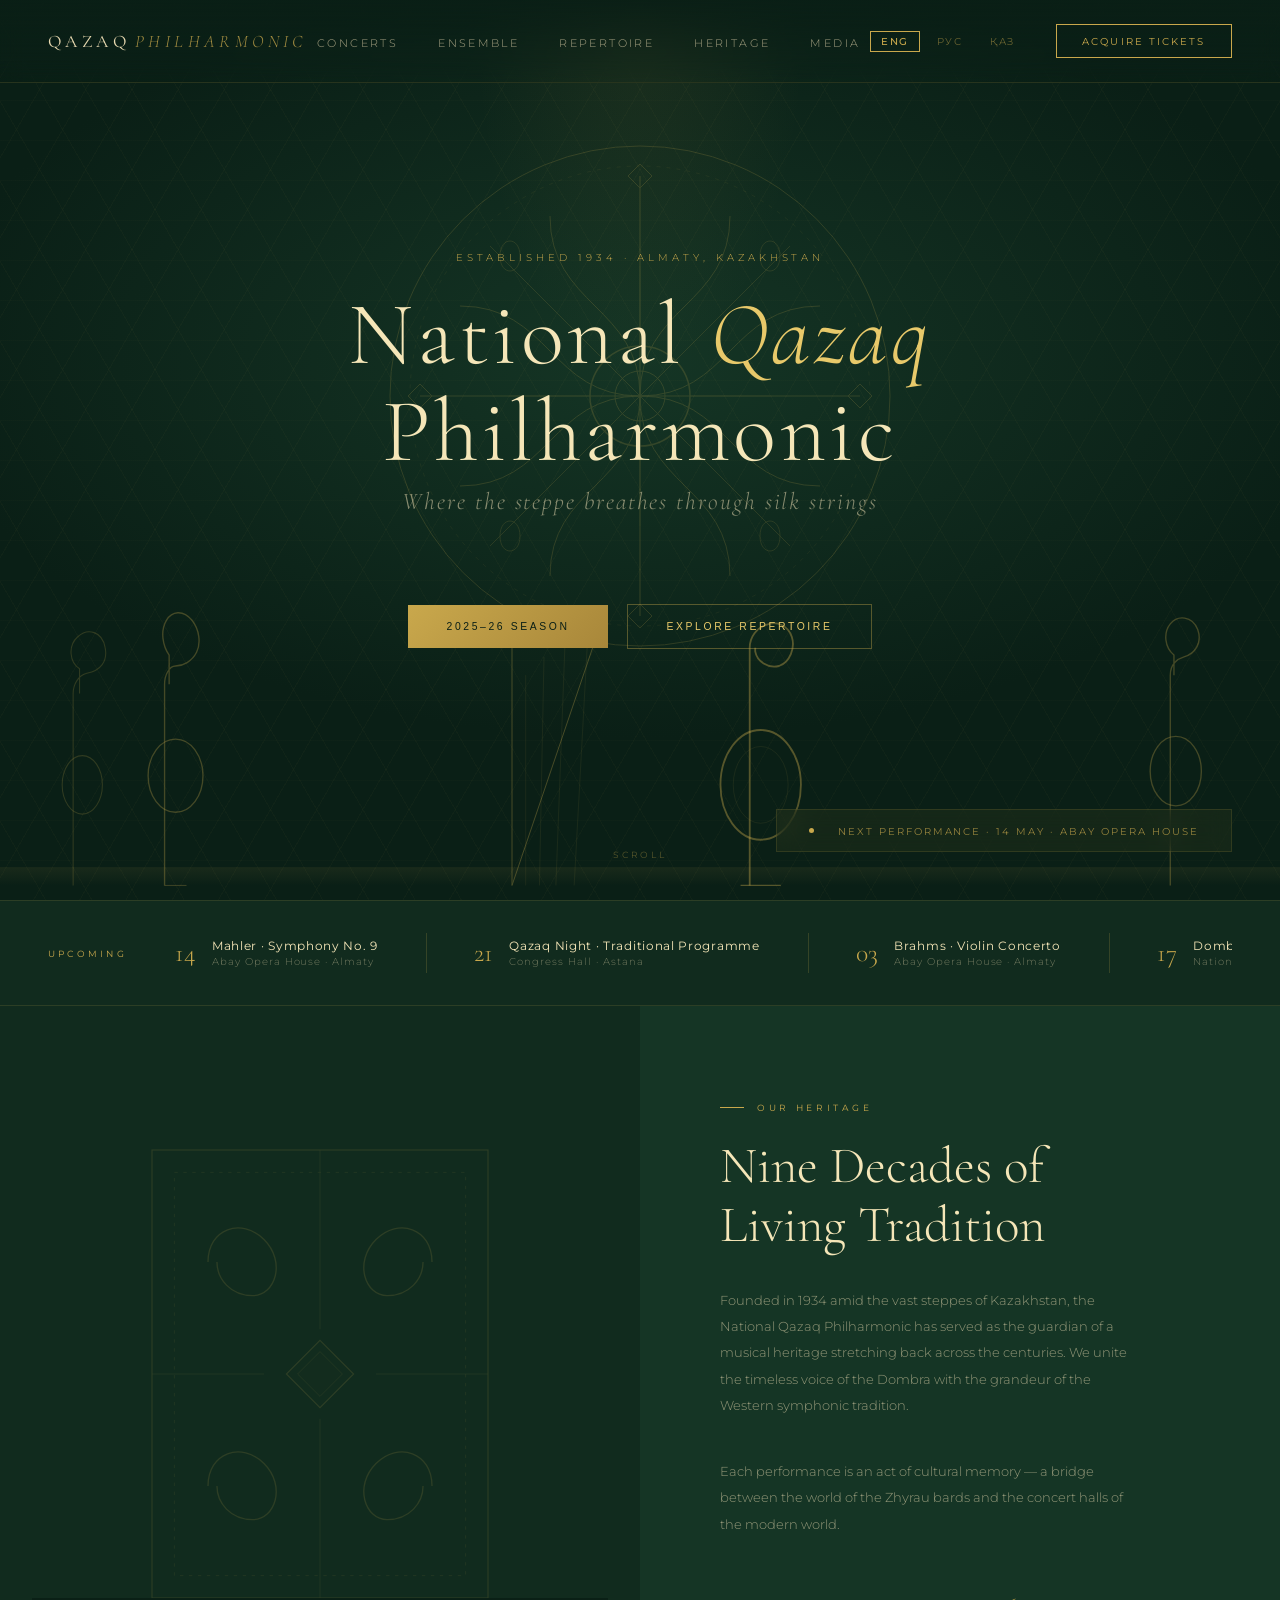
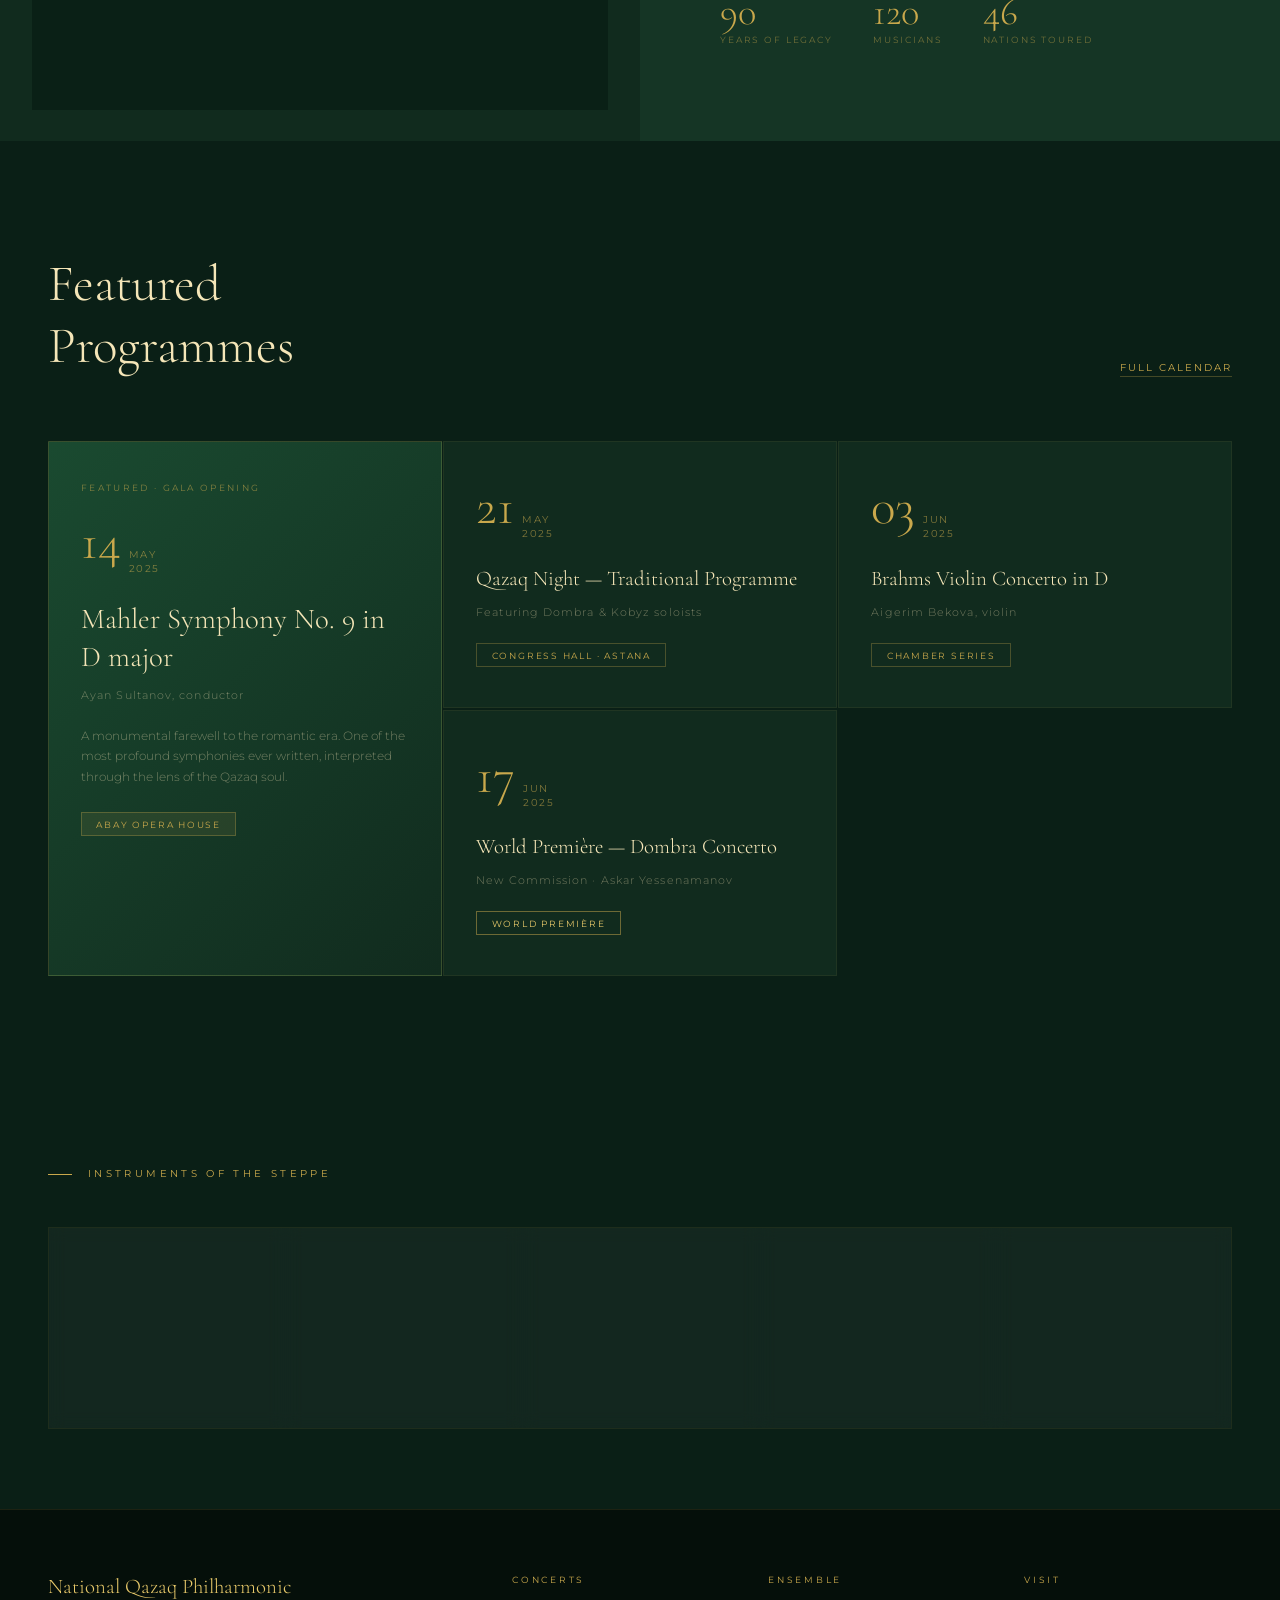
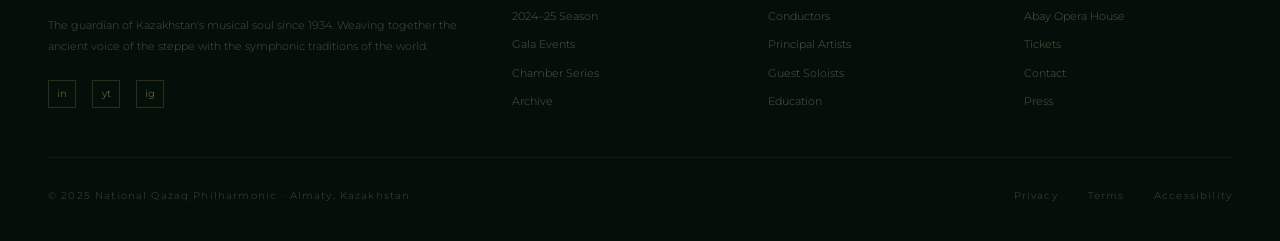
<file: index.html>
<!DOCTYPE html>
<html>

<head>
  <meta charset="UTF-8">
  <meta name="viewport" content="width=device-width, initial-scale=1.0">
  <style>
    @import url('https://fonts.googleapis.com/css2?family=Cormorant+Garamond:ital,wght@0,300;0,400;0,600;1,300;1,400&family=Montserrat:wght@200;300;400;500&display=swap');

    *,
    *::before,
    *::after {
      margin: 0;
      padding: 0;
      box-sizing: border-box;
    }

    :root {
      --gold: #C9A84C;
      --gold-light: #E8C96A;
      --gold-pale: #F5E6B8;
      --emerald-deep: #0A1F16;
      --emerald-mid: #112B1E;
      --emerald-rich: #153525;
      --emerald-glow: #1A4A30;
      --glass-bg: rgba(255, 255, 255, 0.04);
      --glass-border: rgba(201, 168, 76, 0.25);
    }

    html {
      scroll-behavior: smooth;
    }

    body {
      font-family: 'Montserrat', sans-serif;
      background: var(--emerald-deep);
      color: #E8D9B0;
      overflow-x: hidden;
      min-height: 100vh;
    }

    /* NAVIGATION */
    nav {
      position: fixed;
      top: 0;
      left: 0;
      right: 0;
      z-index: 100;
      display: flex;
      align-items: center;
      justify-content: space-between;
      padding: 1.5rem 3rem;
      background: linear-gradient(180deg, rgba(10, 31, 22, 0.95) 0%, transparent 100%);
      border-bottom: 0.5px solid rgba(201, 168, 76, 0.15);
      backdrop-filter: blur(12px);
    }

    .nav-logo {
      font-family: 'Cormorant Garamond', serif;
      font-size: 1.1rem;
      font-weight: 400;
      letter-spacing: 0.25em;
      color: var(--gold-light);
      text-transform: uppercase;
    }

    .nav-logo span {
      color: var(--gold);
      font-weight: 300;
      font-style: italic;
    }

    .nav-links {
      display: flex;
      gap: 2.5rem;
      list-style: none;
    }

    .nav-links a {
      text-decoration: none;
      font-size: 0.68rem;
      font-weight: 300;
      letter-spacing: 0.22em;
      color: rgba(232, 217, 176, 0.7);
      text-transform: uppercase;
      transition: color 0.3s;
    }

    .nav-links a:hover {
      color: var(--gold-light);
    }

    .nav-cta {
      font-size: 0.65rem;
      font-weight: 400;
      letter-spacing: 0.2em;
      text-transform: uppercase;
      padding: 0.6rem 1.6rem;
      border: 0.5px solid var(--gold);
      color: var(--gold);
      background: transparent;
      cursor: pointer;
      transition: all 0.3s;
    }

    .nav-cta:hover {
      background: rgba(201, 168, 76, 0.1);
    }

    /* HERO */
    .hero {
      position: relative;
      height: 100vh;
      min-height: 700px;
      display: flex;
      flex-direction: column;
      align-items: center;
      justify-content: center;
      overflow: hidden;
    }

    /* Geometric kazakh ornament background */
    .hero-bg {
      position: absolute;
      inset: 0;
      background: radial-gradient(ellipse 80% 60% at 50% 40%, var(--emerald-rich) 0%, var(--emerald-deep) 70%);
    }

    .hero-bg::before {
      content: '';
      position: absolute;
      inset: 0;
      background-image:
        repeating-linear-gradient(60deg, transparent, transparent 39px, rgba(201, 168, 76, 0.03) 39px, rgba(201, 168, 76, 0.03) 40px),
        repeating-linear-gradient(-60deg, transparent, transparent 39px, rgba(201, 168, 76, 0.03) 39px, rgba(201, 168, 76, 0.03) 40px),
        repeating-linear-gradient(0deg, transparent, transparent 39px, rgba(201, 168, 76, 0.02) 39px, rgba(201, 168, 76, 0.02) 40px);
    }

    /* Light beam effect */
    .hero-beam {
      position: absolute;
      top: 0;
      left: 50%;
      transform: translateX(-50%);
      width: 600px;
      height: 100%;
      background: radial-gradient(ellipse 40% 60% at 50% 0%, rgba(201, 168, 76, 0.08) 0%, transparent 70%);
      pointer-events: none;
    }

    /* SHANYRAK SVG centerpiece */
    .shanyrak-wrap {
      position: absolute;
      top: 50%;
      left: 50%;
      transform: translate(-50%, -60%);
      opacity: 0.18;
      width: 540px;
      height: 540px;
    }

    /* Instrument silhouettes */
    .instruments-wrap {
      position: absolute;
      bottom: 0;
      left: 0;
      right: 0;
      height: 340px;
      display: flex;
      align-items: flex-end;
      justify-content: center;
      gap: 0;
    }

    /* Hero content */
    .hero-content {
      position: relative;
      z-index: 10;
      text-align: center;
      padding: 0 2rem;
    }

    .hero-eyebrow {
      font-size: 0.62rem;
      font-weight: 300;
      letter-spacing: 0.4em;
      text-transform: uppercase;
      color: var(--gold);
      margin-bottom: 1.5rem;
      opacity: 0;
      animation: fadeUp 1.2s 0.3s ease forwards;
    }

    .hero-title {
      font-family: 'Cormorant Garamond', serif;
      font-size: clamp(3.2rem, 7vw, 6rem);
      font-weight: 300;
      line-height: 1.08;
      letter-spacing: 0.04em;
      color: var(--gold-pale);
      margin-bottom: 0.4rem;
      opacity: 0;
      animation: fadeUp 1.2s 0.55s ease forwards;
    }

    .hero-title em {
      font-style: italic;
      color: var(--gold-light);
      font-weight: 300;
    }

    .hero-subtitle {
      font-family: 'Cormorant Garamond', serif;
      font-size: clamp(1rem, 2.2vw, 1.5rem);
      font-weight: 300;
      font-style: italic;
      color: rgba(232, 217, 176, 0.55);
      letter-spacing: 0.08em;
      margin-bottom: 3rem;
      opacity: 0;
      animation: fadeUp 1.2s 0.8s ease forwards;
    }

    .hero-divider {
      width: 60px;
      height: 0.5px;
      background: linear-gradient(90deg, transparent, var(--gold), transparent);
      margin: 0 auto 2.5rem;
      opacity: 0;
      animation: fadeIn 1.2s 1s ease forwards;
    }

    .hero-actions {
      display: flex;
      gap: 1.2rem;
      justify-content: center;
      align-items: center;
      opacity: 0;
      animation: fadeUp 1.2s 1.1s ease forwards;
    }

    .btn-primary {
      font-size: 0.65rem;
      font-weight: 400;
      letter-spacing: 0.25em;
      text-transform: uppercase;
      padding: 1rem 2.4rem;
      background: linear-gradient(135deg, var(--gold) 0%, #A8873A 100%);
      color: var(--emerald-deep);
      border: none;
      cursor: pointer;
      transition: all 0.3s;
    }

    .btn-primary:hover {
      opacity: 0.85;
      transform: translateY(-1px);
    }

    .btn-ghost {
      font-size: 0.65rem;
      font-weight: 300;
      letter-spacing: 0.25em;
      text-transform: uppercase;
      padding: 1rem 2.4rem;
      border: 0.5px solid rgba(201, 168, 76, 0.4);
      color: var(--gold-light);
      background: transparent;
      cursor: pointer;
      transition: all 0.3s;
    }

    .btn-ghost:hover {
      background: rgba(201, 168, 76, 0.06);
    }

    /* Scroll indicator */
    .scroll-hint {
      position: absolute;
      bottom: 2.5rem;
      left: 50%;
      transform: translateX(-50%);
      display: flex;
      flex-direction: column;
      align-items: center;
      gap: 0.5rem;
      font-size: 0.58rem;
      letter-spacing: 0.3em;
      color: rgba(201, 168, 76, 0.4);
      text-transform: uppercase;
      animation: fadeIn 2s 2s ease forwards;
      opacity: 0;
    }

    .scroll-line {
      width: 0.5px;
      height: 40px;
      background: linear-gradient(180deg, rgba(201, 168, 76, 0.4), transparent);
      animation: scrollPulse 2s 2.5s ease infinite;
    }

    /* SEASON STRIP */
    .season-strip {
      background: var(--emerald-mid);
      border-top: 0.5px solid rgba(201, 168, 76, 0.15);
      border-bottom: 0.5px solid rgba(201, 168, 76, 0.15);
      padding: 2rem 3rem;
      display: flex;
      align-items: center;
      gap: 3rem;
      overflow: hidden;
    }

    .season-label {
      font-size: 0.58rem;
      letter-spacing: 0.35em;
      text-transform: uppercase;
      color: var(--gold);
      white-space: nowrap;
    }

    .season-events {
      display: flex;
      gap: 3rem;
      overflow-x: auto;
      scrollbar-width: none;
    }

    .season-event {
      display: flex;
      align-items: center;
      gap: 1rem;
      white-space: nowrap;
      flex-shrink: 0;
    }

    .event-date {
      font-family: 'Cormorant Garamond', serif;
      font-size: 1.6rem;
      font-weight: 300;
      color: var(--gold);
      line-height: 1;
    }

    .event-info {
      display: flex;
      flex-direction: column;
      gap: 0.15rem;
    }

    .event-title {
      font-size: 0.72rem;
      font-weight: 400;
      color: var(--gold-pale);
      letter-spacing: 0.06em;
    }

    .event-venue {
      font-size: 0.6rem;
      font-weight: 300;
      color: rgba(232, 217, 176, 0.45);
      letter-spacing: 0.1em;
    }

    .event-sep {
      width: 0.5px;
      height: 40px;
      background: rgba(201, 168, 76, 0.2);
      flex-shrink: 0;
    }

    /* ABOUT SECTION */
    .section-about {
      display: grid;
      grid-template-columns: 1fr 1fr;
      min-height: 80vh;
      align-items: stretch;
    }

    .about-visual {
      position: relative;
      overflow: hidden;
      background: var(--emerald-mid);
    }

    .about-ornament {
      position: absolute;
      inset: 0;
      display: flex;
      align-items: center;
      justify-content: center;
    }

    .about-text {
      padding: 6rem 5rem;
      background: var(--emerald-rich);
      display: flex;
      flex-direction: column;
      justify-content: center;
    }

    .section-tag {
      font-size: 0.58rem;
      font-weight: 400;
      letter-spacing: 0.4em;
      text-transform: uppercase;
      color: var(--gold);
      margin-bottom: 1.5rem;
      display: flex;
      align-items: center;
      gap: 0.8rem;
    }

    .section-tag::before {
      content: '';
      display: block;
      width: 24px;
      height: 0.5px;
      background: var(--gold);
    }

    .about-title {
      font-family: 'Cormorant Garamond', serif;
      font-size: clamp(2.2rem, 4vw, 3.4rem);
      font-weight: 300;
      line-height: 1.15;
      color: var(--gold-pale);
      margin-bottom: 2rem;
    }

    .about-body {
      font-size: 0.82rem;
      font-weight: 300;
      line-height: 2;
      color: rgba(232, 217, 176, 0.6);
      margin-bottom: 2.5rem;
      max-width: 420px;
    }

    .stat-row {
      display: flex;
      gap: 2.5rem;
      margin-top: 1rem;
    }

    .stat {
      display: flex;
      flex-direction: column;
      gap: 0.2rem;
    }

    .stat-num {
      font-family: 'Cormorant Garamond', serif;
      font-size: 2.4rem;
      font-weight: 300;
      color: var(--gold);
      line-height: 1;
    }

    .stat-lbl {
      font-size: 0.58rem;
      letter-spacing: 0.2em;
      text-transform: uppercase;
      color: rgba(201, 168, 76, 0.5);
    }

    /* CONCERTS SECTION */
    .section-concerts {
      padding: 7rem 3rem;
      background: var(--emerald-deep);
    }

    .concerts-header {
      display: flex;
      align-items: flex-end;
      justify-content: space-between;
      margin-bottom: 4rem;
    }

    .concerts-title {
      font-family: 'Cormorant Garamond', serif;
      font-size: clamp(2rem, 4vw, 3.2rem);
      font-weight: 300;
      color: var(--gold-pale);
    }

    .view-all {
      font-size: 0.62rem;
      letter-spacing: 0.2em;
      text-transform: uppercase;
      color: var(--gold);
      text-decoration: none;
      border-bottom: 0.5px solid rgba(201, 168, 76, 0.3);
      padding-bottom: 0.2rem;
    }

    .concerts-grid {
      display: grid;
      grid-template-columns: repeat(3, 1fr);
      gap: 1.5px;
    }

    .concert-card {
      background: var(--emerald-mid);
      padding: 2.5rem 2rem;
      border: 0.5px solid rgba(201, 168, 76, 0.08);
      position: relative;
      overflow: hidden;
      cursor: pointer;
      transition: all 0.4s;
      group: true;
    }

    .concert-card::before {
      content: '';
      position: absolute;
      inset: 0;
      background: linear-gradient(135deg, rgba(201, 168, 76, 0.05) 0%, transparent 60%);
      opacity: 0;
      transition: opacity 0.4s;
    }

    .concert-card:hover::before {
      opacity: 1;
    }

    .concert-card:hover {
      border-color: rgba(201, 168, 76, 0.25);
    }

    .concert-card.featured {
      background: linear-gradient(135deg, var(--emerald-glow) 0%, var(--emerald-mid) 100%);
      border-color: rgba(201, 168, 76, 0.2);
      grid-row: span 2;
    }

    .card-date-block {
      display: flex;
      align-items: baseline;
      gap: 0.5rem;
      margin-bottom: 1.5rem;
    }

    .card-day {
      font-family: 'Cormorant Garamond', serif;
      font-size: 3.2rem;
      font-weight: 300;
      color: var(--gold);
      line-height: 1;
    }

    .card-month-year {
      display: flex;
      flex-direction: column;
      font-size: 0.62rem;
      letter-spacing: 0.15em;
      text-transform: uppercase;
      color: rgba(201, 168, 76, 0.6);
      line-height: 1.4;
    }

    .card-program {
      font-family: 'Cormorant Garamond', serif;
      font-size: 1.3rem;
      font-weight: 300;
      color: var(--gold-pale);
      line-height: 1.3;
      margin-bottom: 0.8rem;
    }

    .featured .card-program {
      font-size: 1.8rem;
    }

    .card-conductor {
      font-size: 0.68rem;
      font-weight: 300;
      color: rgba(232, 217, 176, 0.45);
      letter-spacing: 0.1em;
      margin-bottom: 1.5rem;
    }

    .card-tag {
      display: inline-block;
      font-size: 0.56rem;
      letter-spacing: 0.2em;
      text-transform: uppercase;
      padding: 0.35rem 0.9rem;
      border: 0.5px solid rgba(201, 168, 76, 0.3);
      color: var(--gold);
    }

    .featured .card-tag {
      background: rgba(201, 168, 76, 0.1);
    }

    /* ENSEMBLE SECTION */
    .section-ensemble {
      padding: 7rem 3rem;
      background: var(--emerald-rich);
      overflow: hidden;
      position: relative;
    }

    .ensemble-inner {
      max-width: 1200px;
      margin: 0 auto;
      display: grid;
      grid-template-columns: 1fr 1.4fr;
      gap: 6rem;
      align-items: center;
    }

    .ensemble-portrait {
      position: relative;
    }

    .portrait-frame {
      width: 100%;
      aspect-ratio: 3/4;
      background: var(--emerald-mid);
      border: 0.5px solid rgba(201, 168, 76, 0.2);
      position: relative;
      overflow: hidden;
      display: flex;
      align-items: center;
      justify-content: center;
    }

    .portrait-corner {
      position: absolute;
      width: 30px;
      height: 30px;
      border-color: var(--gold);
      border-style: solid;
      opacity: 0.4;
    }

    .corner-tl {
      top: 12px;
      left: 12px;
      border-width: 1px 0 0 1px;
    }

    .corner-tr {
      top: 12px;
      right: 12px;
      border-width: 1px 1px 0 0;
    }

    .corner-bl {
      bottom: 12px;
      left: 12px;
      border-width: 0 0 1px 1px;
    }

    .corner-br {
      bottom: 12px;
      right: 12px;
      border-width: 0 1px 1px 0;
    }

    .ensemble-text {
      padding: 1rem 0;
    }

    .ensemble-quote {
      font-family: 'Cormorant Garamond', serif;
      font-size: clamp(1.4rem, 2.5vw, 2rem);
      font-weight: 300;
      font-style: italic;
      color: var(--gold-pale);
      line-height: 1.5;
      margin-bottom: 2rem;
      border-left: 1px solid rgba(201, 168, 76, 0.3);
      padding-left: 1.5rem;
    }

    /* GLASS INSTRUMENTS ROW */
    .section-instruments {
      padding: 5rem 3rem;
      background: var(--emerald-deep);
    }

    .instruments-row {
      display: flex;
      gap: 1px;
      border: 0.5px solid rgba(201, 168, 76, 0.1);
      overflow: hidden;
    }

    .instrument-tile {
      flex: 1;
      padding: 2.5rem 1.5rem;
      background: var(--glass-bg);
      border-right: 0.5px solid rgba(201, 168, 76, 0.08);
      backdrop-filter: blur(8px);
      text-align: center;
      transition: background 0.3s;
      cursor: default;
    }

    .instrument-tile:last-child {
      border-right: none;
    }

    .instrument-tile:hover {
      background: rgba(201, 168, 76, 0.04);
    }

    .instrument-icon {
      width: 40px;
      height: 60px;
      margin: 0 auto 1.2rem;
      opacity: 0.5;
    }

    .instrument-name {
      font-family: 'Cormorant Garamond', serif;
      font-size: 1.05rem;
      font-weight: 400;
      color: var(--gold-pale);
      margin-bottom: 0.3rem;
    }

    .instrument-desc {
      font-size: 0.6rem;
      letter-spacing: 0.12em;
      color: rgba(201, 168, 76, 0.4);
      text-transform: uppercase;
    }

    /* FOOTER */
    footer {
      padding: 4rem 3rem 2.5rem;
      background: #050F0A;
      border-top: 0.5px solid rgba(201, 168, 76, 0.12);
    }

    .footer-grid {
      display: grid;
      grid-template-columns: 2fr 1fr 1fr 1fr;
      gap: 3rem;
      margin-bottom: 3rem;
    }

    .footer-brand {
      font-family: 'Cormorant Garamond', serif;
      font-size: 1.3rem;
      font-weight: 300;
      color: var(--gold-light);
      margin-bottom: 1rem;
    }

    .footer-body {
      font-size: 0.7rem;
      font-weight: 300;
      line-height: 1.8;
      color: rgba(232, 217, 176, 0.3);
    }

    .footer-col-title {
      font-size: 0.58rem;
      letter-spacing: 0.3em;
      text-transform: uppercase;
      color: var(--gold);
      margin-bottom: 1.2rem;
    }

    .footer-links {
      list-style: none;
      display: flex;
      flex-direction: column;
      gap: 0.6rem;
    }

    .footer-links a {
      font-size: 0.7rem;
      font-weight: 300;
      color: rgba(232, 217, 176, 0.35);
      text-decoration: none;
      transition: color 0.2s;
    }

    .footer-links a:hover {
      color: var(--gold-light);
    }

    .footer-bottom {
      display: flex;
      justify-content: space-between;
      align-items: center;
      padding-top: 2rem;
      border-top: 0.5px solid rgba(201, 168, 76, 0.08);
      font-size: 0.6rem;
      letter-spacing: 0.12em;
      color: rgba(232, 217, 176, 0.2);
    }

    /* ANIMATIONS */
    @keyframes fadeUp {
      from {
        opacity: 0;
        transform: translateY(24px);
      }

      to {
        opacity: 1;
        transform: translateY(0);
      }
    }

    @keyframes fadeIn {
      from {
        opacity: 0;
      }

      to {
        opacity: 1;
      }
    }

    @keyframes scrollPulse {

      0%,
      100% {
        opacity: 0.4;
        transform: scaleY(1);
      }

      50% {
        opacity: 0.8;
        transform: scaleY(1.2);
      }
    }

    @keyframes rotateSlow {
      from {
        transform: translate(-50%, -60%) rotate(0deg);
      }

      to {
        transform: translate(-50%, -60%) rotate(360deg);
      }
    }

    @keyframes shimmer {

      0%,
      100% {
        opacity: 0.18;
      }

      50% {
        opacity: 0.28;
      }
    }

    .shanyrak-wrap {
      animation: shimmer 6s ease-in-out infinite;
    }

    /* Glassmorphism ticker */
    .glass-ticker {
      background: rgba(201, 168, 76, 0.06);
      border: 0.5px solid rgba(201, 168, 76, 0.15);
      backdrop-filter: blur(12px);
      padding: 0.9rem 2rem;
      display: inline-flex;
      align-items: center;
      gap: 1.5rem;
      position: absolute;
      bottom: 3rem;
      right: 3rem;
      opacity: 0;
      animation: fadeIn 1.5s 2s ease forwards;
    }

    .ticker-dot {
      width: 5px;
      height: 5px;
      border-radius: 50%;
      background: var(--gold);
      animation: pulse 2s ease infinite;
    }

    .ticker-text {
      font-size: 0.62rem;
      letter-spacing: 0.2em;
      text-transform: uppercase;
      color: rgba(201, 168, 76, 0.7);
    }

    @keyframes pulse {

      0%,
      100% {
        opacity: 1;
        transform: scale(1);
      }

      50% {
        opacity: 0.4;
        transform: scale(0.7);
      }
    }

    .lang-btn {
      font-size: 0.6rem;
      letter-spacing: 0.15em;
      text-decoration: none;
      font-family: 'Montserrat', sans-serif;
      background: transparent;
      outline: none;
      cursor: pointer;
      color: rgba(201, 168, 76, 0.5);
      padding: 4px 10px;
      border: 0.5px solid transparent;
      transition: all 0.3s ease;
    }

    .lang-btn:hover {
      color: var(--gold-light);
      border-color: rgba(201, 168, 76, 0.3);
    }

    /* Активная кнопка языка */
    .lang-btn.active {
      color: var(--gold);
      border-color: var(--gold);
      font-weight: 500;
    }

    /* =========================================
       MOBILE RESPONSIVENESS (max-width: 768px)
       ========================================= */
    @media (max-width: 768px) {
      body, section, .hero {
        overflow-x: hidden;
        width: 100%;
      }
      .nav-logo {
        font-size: 0.9rem;
        margin-bottom: 0.5rem;
      }
      .nav-links {
        display: flex;
        flex-wrap: wrap;
        justify-content: center;
        gap: 0.8rem;
        width: 100%;
      }
      .nav-links a {
        font-size: 0.6rem;
      }
      .site-nav {
        flex-direction: column;
        padding: 1rem;
        gap: 0.8rem;
      }
      .lang-switcher {
        margin-right: 0 !important;
        justify-content: center;
      }
      .nav-cta {
        width: 100%;
        text-align: center;
      }
      .hero {
        padding-top: 4rem; /* Offset for larger nav */
      }
      .hero-title {
        font-size: 2.5rem !important;
        line-height: 1.15;
      }
      .hero-actions {
        flex-direction: column;
        width: 100%;
      }
      .hero-actions button,
      .hero-actions .btn-primary,
      .hero-actions .btn-ghost {
        width: 100%;
        margin: 0;
        box-sizing: border-box;
      }
      .glass-ticker {
        width: 90%;
        left: 5%;
        transform: none;
        font-size: 0.55rem;
        padding: 0.6rem 1rem;
        white-space: normal;
        text-align: center;
        bottom: 5rem;
      }
      .scroll-hint {
        font-size: 0.55rem;
        bottom: 1.5rem;
      }
    }
  </style>
</head>

<body>

  <!-- NAVIGATION -->
  <nav class="site-nav">
    <!-- Логотип: теперь кликабельный и ведет на index.html -->
    <a href="index.html" class="nav-logo"
      style="text-decoration: none; color: inherit; display: flex; align-items: center;">
      Qazaq <span style="font-style: italic; margin-left: 5px; opacity: 0.8;">Philharmonic</span>
    </a>

    <ul class="nav-links">
      <!-- Ссылки: проверь, что Repertoire ведет на repertoire.html, а не на index.html -->
      <li><a href="concerts.html" data-key="nav-concerts">Concerts</a></li>
      <li><a href="orchestra.html" data-key="nav-ensemble">Ensemble</a></li>
      <li><a href="repertoire.html" data-key="nav-repertoire">Repertoire</a></li>
      <li><a href="heritage.html" data-key="nav-heritage">Heritage</a></li>
      <li><a href="media.html" data-key="nav-media">Media</a></li>
    </ul>

    <div class="lang-switcher" style="display: flex; gap: 6px; margin-right: 20px;">
      <!-- Кнопки: проверь, чтобы вызов функции onclick совпадал с твоим скриптом внизу страницы -->
      <button class="lang-btn active" onclick="changeLanguage('en', this)">ENG</button>
      <button class="lang-btn" onclick="changeLanguage('ru', this)">РУС</button>
      <button class="lang-btn" onclick="changeLanguage('kz', this)">ҚАЗ</button>
    </div>

    <!-- Кнопка билетов: теперь это ссылка на будущую страницу -->
    <a href="tickets.html" class="nav-cta" data-key="nav-tickets" style="text-decoration: none; display: inline-block;">
      Acquire Tickets
    </a>
  </nav>
  <!-- HERO SECTION -->
  <section class="hero">
    <div class="hero-bg"></div>
    <div class="hero-beam"></div>

    <!-- Shanyrak SVG Background -->
    <div class="shanyrak-wrap">
      <svg viewBox="0 0 540 540" xmlns="http://www.w3.org/2000/svg" fill="none">
        <!-- Outer ring -->
        <circle cx="270" cy="270" r="250" stroke="#C9A84C" stroke-width="1" />
        <circle cx="270" cy="270" r="230" stroke="#C9A84C" stroke-width="0.4" stroke-dasharray="4 6" />
        <!-- Shanyrak cross beams -->
        <line x1="270" y1="50" x2="270" y2="490" stroke="#C9A84C" stroke-width="1.2" />
        <line x1="50" y1="270" x2="490" y2="270" stroke="#C9A84C" stroke-width="1.2" />
        <line x1="120" y1="120" x2="420" y2="420" stroke="#C9A84C" stroke-width="0.8" />
        <line x1="420" y1="120" x2="120" y2="420" stroke="#C9A84C" stroke-width="0.8" />
        <!-- Curved shanyrak spokes -->
        <path d="M270 270 C270 180, 360 180, 360 90" stroke="#C9A84C" stroke-width="1" />
        <path d="M270 270 C270 180, 180 180, 180 90" stroke="#C9A84C" stroke-width="1" />
        <path d="M270 270 C360 270, 360 360, 450 360" stroke="#C9A84C" stroke-width="1" />
        <path d="M270 270 C180 270, 180 360, 90 360" stroke="#C9A84C" stroke-width="1" />
        <path d="M270 270 C270 360, 360 360, 360 450" stroke="#C9A84C" stroke-width="1" />
        <path d="M270 270 C270 360, 180 360, 180 450" stroke="#C9A84C" stroke-width="1" />
        <path d="M270 270 C180 270, 180 180, 90 180" stroke="#C9A84C" stroke-width="1" />
        <path d="M270 270 C360 270, 360 180, 450 180" stroke="#C9A84C" stroke-width="1" />
        <!-- Kazakh geometric ornament rings -->
        <circle cx="270" cy="270" r="50" stroke="#C9A84C" stroke-width="1.5" />
        <circle cx="270" cy="270" r="25" stroke="#C9A84C" stroke-width="1" />
        <!-- Outer geometric diamonds -->
        <polygon points="270,38 282,50 270,62 258,50" fill="none" stroke="#C9A84C" stroke-width="1" />
        <polygon points="270,478 282,490 270,502 258,490" fill="none" stroke="#C9A84C" stroke-width="1" />
        <polygon points="38,270 50,282 62,270 50,258" fill="none" stroke="#C9A84C" stroke-width="1" />
        <polygon points="478,270 490,282 502,270 490,258" fill="none" stroke="#C9A84C" stroke-width="1" />
        <!-- Oyular corner motifs -->
        <path d="M130,130 C130,110 150,110 150,130 C150,150 130,150 130,130" stroke="#C9A84C" stroke-width="0.8"
          fill="none" />
        <path d="M410,130 C410,110 390,110 390,130 C390,150 410,150 410,130" stroke="#C9A84C" stroke-width="0.8"
          fill="none" />
        <path d="M130,410 C130,430 150,430 150,410 C150,390 130,390 130,410" stroke="#C9A84C" stroke-width="0.8"
          fill="none" />
        <path d="M410,410 C410,430 390,430 390,410 C390,390 410,390 410,410" stroke="#C9A84C" stroke-width="0.8"
          fill="none" />
        <!-- Inner radiating lines -->
        <line x1="270" y1="220" x2="270" y2="140" stroke="#C9A84C" stroke-width="0.5" />
        <line x1="270" y1="320" x2="270" y2="400" stroke="#C9A84C" stroke-width="0.5" />
        <line x1="220" y1="270" x2="140" y2="270" stroke="#C9A84C" stroke-width="0.5" />
        <line x1="320" y1="270" x2="400" y2="270" stroke="#C9A84C" stroke-width="0.5" />
      </svg>
    </div>

    <!-- Instrument Silhouettes -->
    <div class="instruments-wrap">
      <svg viewBox="0 0 1400 340" xmlns="http://www.w3.org/2000/svg"
        style="width:100%;height:100%;position:absolute;bottom:0;" fill="none">
        <!-- Dombra left -->
        <path
          d="M180 340 L180 120 C180 110, 185 100, 192 100 C200 100, 210 95, 215 85 C220 75, 218 60, 210 50 C200 38, 188 40, 182 50 C175 62, 178 78, 185 88 L185 120"
          stroke="#C9A84C" stroke-width="1.5" opacity="0.3" />
        <ellipse cx="192" cy="220" rx="30" ry="40" stroke="#C9A84C" stroke-width="1.5" opacity="0.3" />
        <line x1="180" y1="340" x2="204" y2="340" stroke="#C9A84C" stroke-width="1" opacity="0.3" />

        <!-- Kobyz far left -->
        <path
          d="M80 340 L80 130 C80 120, 86 110, 95 108 C110 105, 118 95, 115 80 C112 62, 96 58, 85 68 C74 78, 76 96, 87 103 L87 130"
          stroke="#C9A84C" stroke-width="1.2" opacity="0.2" />
        <ellipse cx="90" cy="230" rx="22" ry="32" stroke="#C9A84C" stroke-width="1.2" opacity="0.2" />

        <!-- Violin/Qyl kobyz right area -->
        <path
          d="M1280 340 L1280 110 C1280 98, 1288 92, 1295 90 C1308 86, 1315 74, 1310 60 C1304 45, 1288 44, 1280 54 C1272 64, 1274 80, 1284 88 L1284 110"
          stroke="#C9A84C" stroke-width="1.5" opacity="0.3" />
        <ellipse cx="1286" cy="215" rx="28" ry="38" stroke="#C9A84C" stroke-width="1.5" opacity="0.3" />

        <!-- Zhетіген (7-string) harp silhouette center-left -->
        <path d="M560 340 L560 80 C560 60, 570 45, 585 40 C610 32, 640 40, 655 60 L560 340Z" stroke="#C9A84C"
          stroke-width="1" fill="rgba(201,168,76,0.015)" opacity="0.35" />
        <line x1="575" y1="340" x2="575" y2="110" stroke="#C9A84C" stroke-width="0.5" opacity="0.2" />
        <line x1="590" y1="340" x2="595" y2="90" stroke="#C9A84C" stroke-width="0.5" opacity="0.2" />
        <line x1="608" y1="340" x2="618" y2="75" stroke="#C9A84C" stroke-width="0.5" opacity="0.2" />
        <line x1="628" y1="340" x2="643" y2="65" stroke="#C9A84C" stroke-width="0.5" opacity="0.2" />

        <!-- Large Dombra center-right silhouette -->
        <path
          d="M820 340 L820 80 C820 68, 828 58, 838 55 C850 50, 862 56, 866 68 C870 80, 864 96, 852 100 C840 103, 828 95, 826 84 L826 80"
          stroke="#C9A84C" stroke-width="2" opacity="0.4" />
        <ellipse cx="832" cy="230" rx="44" ry="60" stroke="#C9A84C" stroke-width="2" opacity="0.4" />
        <ellipse cx="832" cy="230" rx="30" ry="42" stroke="#C9A84C" stroke-width="0.5" opacity="0.2" />
        <line x1="810" y1="340" x2="854" y2="340" stroke="#C9A84C" stroke-width="1.5" opacity="0.4" />

        <!-- Subtle ground glow -->
        <rect x="0" y="320" width="1400" height="20" fill="url(#groundGrad)" />
        <defs>
          <linearGradient id="groundGrad" x1="0" y1="0" x2="0" y2="1">
            <stop offset="0%" stop-color="#C9A84C" stop-opacity="0.08" />
            <stop offset="100%" stop-color="#C9A84C" stop-opacity="0" />
          </linearGradient>
        </defs>
      </svg>
    </div>

    <!-- Main Content -->
    <div class="hero-content">
      <p class="hero-eyebrow" data-key="hero-eyebrow">Established 1934 · Almaty, Kazakhstan</p>
      <h1 class="hero-title" data-key="hero-title">National <em>Qazaq</em><br>Philharmonic</h1>
      <p class="hero-subtitle" data-key="hero-subtitle">Where the steppe breathes through silk strings</p>
      <div class="hero-divider"></div>
      <div class="hero-actions">
        <button class="btn-primary" data-key="hero-btn-season">2025–26 Season</button>
        <button class="btn-ghost" data-key="hero-btn-repertoire">Explore Repertoire</button>
      </div>
    </div>

    <!-- Glass live ticker -->
    <div class="glass-ticker">
      <div class="ticker-dot"></div>
      <span class="ticker-text" data-key="ticker-text">Next performance · 14 May · Abay Opera House</span>
    </div>

    <div class="scroll-hint">
      <div class="scroll-line"></div>
      <span>Scroll</span>
    </div>
  </section>

  <!-- SEASON STRIP -->
  <div class="season-strip">
    <span class="season-label" data-key="season-label">Upcoming</span>
    <div class="season-events">
      <div class="season-event">
        <div class="event-date">14</div>
        <div class="event-info">
          <span class="event-title" data-key="event1-title">Mahler · Symphony No. 9</span>
          <span class="event-venue">Abay Opera House · Almaty</span>
        </div>
      </div>
      <div class="event-sep"></div>
      <div class="season-event">
        <div class="event-date">21</div>
        <div class="event-info">
          <span class="event-title" data-key="event2-title">Qazaq Night · Traditional Programme</span>
          <span class="event-venue">Congress Hall · Astana</span>
        </div>
      </div>
      <div class="event-sep"></div>
      <div class="season-event">
        <div class="event-date">03</div>
        <div class="event-info">
          <span class="event-title" data-key="event3-title">Brahms · Violin Concerto</span>
          <span class="event-venue">Abay Opera House · Almaty</span>
        </div>
      </div>
      <div class="event-sep"></div>
      <div class="season-event">
        <div class="event-date">17</div>
        <div class="event-info">
          <span class="event-title" data-key="event4-title">Dombra Concerto Première</span>
          <span class="event-venue">National Museum · Astana</span>
        </div>
      </div>
      <div class="event-sep"></div>
      <div class="season-event">
        <div class="event-date">28</div>
        <div class="event-info">
          <span class="event-title" data-key="event5-title">Shostakovich · Symphony No. 5</span>
          <span class="event-venue">Abay Opera House · Almaty</span>
        </div>
      </div>
    </div>
  </div>

  <!-- ABOUT -->
  <section class="section-about">
    <div class="about-visual">
      <div class="about-ornament">
        <svg viewBox="0 0 400 500" xmlns="http://www.w3.org/2000/svg" style="width:70%;opacity:0.15;" fill="none">
          <!-- Kazakh oyular pattern -->
          <rect x="50" y="50" width="300" height="400" stroke="#C9A84C" stroke-width="1" />
          <rect x="70" y="70" width="260" height="360" stroke="#C9A84C" stroke-width="0.5" stroke-dasharray="3 5" />
          <!-- Ram horn motif (Qoshqar muiz) repeated -->
          <path d="M100,150 C100,120 130,110 150,130 C170,150 160,180 140,180 C120,180 108,165 108,150" stroke="#C9A84C"
            stroke-width="1.2" />
          <path d="M300,150 C300,120 270,110 250,130 C230,150 240,180 260,180 C280,180 292,165 292,150" stroke="#C9A84C"
            stroke-width="1.2" />
          <path d="M100,350 C100,320 130,310 150,330 C170,350 160,380 140,380 C120,380 108,365 108,350" stroke="#C9A84C"
            stroke-width="1.2" />
          <path d="M300,350 C300,320 270,310 250,330 C230,350 240,380 260,380 C280,380 292,365 292,350" stroke="#C9A84C"
            stroke-width="1.2" />
          <!-- Center diamond -->
          <polygon points="200,220 230,250 200,280 170,250" stroke="#C9A84C" stroke-width="1"
            fill="rgba(201,168,76,0.05)" />
          <polygon points="200,230 220,250 200,270 180,250" stroke="#C9A84C" stroke-width="0.5"
            fill="rgba(201,168,76,0.03)" />
          <!-- Border ornament lines -->
          <line x1="50" y1="250" x2="150" y2="250" stroke="#C9A84C" stroke-width="0.5" />
          <line x1="250" y1="250" x2="350" y2="250" stroke="#C9A84C" stroke-width="0.5" />
          <line x1="200" y1="50" x2="200" y2="210" stroke="#C9A84C" stroke-width="0.5" />
          <line x1="200" y1="290" x2="200" y2="450" stroke="#C9A84C" stroke-width="0.5" />
        </svg>
      </div>
      <div
        style="position:absolute;bottom:2rem;left:2rem;right:2rem;background:rgba(10,31,22,0.85);backdrop-filter:blur(12px);border:0.5px solid rgba(201,168,76,0.15);padding:1.5rem 1.8rem;">
        <p
          style="font-size:0.62rem;letter-spacing:0.2em;text-transform:uppercase;color:rgba(201,168,76,0.5);margin-bottom:0.5rem;">
          Chief Conductor</p>
        <p style="font-family:'Cormorant Garamond',serif;font-size:1.3rem;font-weight:300;color:#F5E6B8;">Ayan Sultanov
        </p>
        <p style="font-size:0.65rem;font-weight:300;color:rgba(232,217,176,0.35);margin-top:0.2rem;">Principal Guest ·
          Maestro di Cappella</p>
      </div>
    </div>

    <div class="about-text">
      <span class="section-tag" data-key="about-tag">Our Heritage</span>
      <h2 class="about-title" data-key="about-title">Nine Decades of<br>Living Tradition</h2>
      <p class="about-body" data-key="about-body1">Founded in 1934 amid the vast steppes of Kazakhstan, the National
        Qazaq Philharmonic has served as the guardian of a musical heritage stretching back across the centuries. We
        unite the timeless voice of the Dombra with the grandeur of the Western symphonic tradition.</p>
      <p class="about-body" data-key="about-body2">Each performance is an act of cultural memory — a bridge between the
        world of the Zhyrau bards and the concert halls of the modern world.</p>
      <div class="stat-row">
        <div class="stat">
          <span class="stat-num">90</span>
          <span class="stat-lbl" data-key="stat1-lbl">Years of legacy</span>
        </div>
        <div class="stat">
          <span class="stat-num">120</span>
          <span class="stat-lbl" data-key="stat2-lbl">Musicians</span>
        </div>
        <div class="stat">
          <span class="stat-num">46</span>
          <span class="stat-lbl" data-key="stat3-lbl">Nations toured</span>
        </div>
      </div>
    </div>
  </section>

  <!-- CONCERTS -->
  <section class="section-concerts">
    <div class="concerts-header">
      <h2 class="concerts-title" data-key="concerts-title">Featured<br>Programmes</h2>
      <a href="#" class="view-all" data-key="concerts-viewall">Full calendar</a>
    </div>
    <div class="concerts-grid">
      <!-- Featured card -->
      <div class="concert-card featured">
        <div data-key="card1-badge"
          style="font-size:0.58rem;letter-spacing:0.25em;text-transform:uppercase;color:rgba(201,168,76,0.6);margin-bottom:1.5rem;">
          Featured · Gala Opening</div>
        <div class="card-date-block">
          <span class="card-day">14</span>
          <div class="card-month-year"><span data-key="card1-month">May</span><span>2025</span></div>
        </div>
        <p class="card-program" data-key="card1-program">Mahler Symphony No. 9 in D major</p>
        <p class="card-conductor" data-key="card1-conductor">Ayan Sultanov, conductor</p>
        <p data-key="card1-desc"
          style="font-size:0.72rem;font-weight:300;color:rgba(232,217,176,0.45);line-height:1.8;margin-bottom:1.5rem;">A
          monumental farewell to the romantic era. One of the most profound symphonies ever written, interpreted through
          the lens of the Qazaq soul.</p>
        <span class="card-tag" data-key="card1-venue">Abay Opera House</span>
      </div>
      <!-- Cards right -->
      <div class="concert-card">
        <div class="card-date-block">
          <span class="card-day">21</span>
          <div class="card-month-year"><span data-key="card2-month">May</span><span>2025</span></div>
        </div>
        <p class="card-program" data-key="card2-program">Qazaq Night — Traditional Programme</p>
        <p class="card-conductor" data-key="card2-conductor">Featuring Dombra &amp; Kobyz soloists</p>
        <span class="card-tag" data-key="card2-venue">Congress Hall · Astana</span>
      </div>
      <div class="concert-card">
        <div class="card-date-block">
          <span class="card-day">03</span>
          <div class="card-month-year"><span data-key="card3-month">Jun</span><span>2025</span></div>
        </div>
        <p class="card-program" data-key="card3-program">Brahms Violin Concerto in D</p>
        <p class="card-conductor" data-key="card3-conductor">Aigerim Bekova, violin</p>
        <span class="card-tag" data-key="card3-venue">Chamber Series</span>
      </div>
      <div class="concert-card">
        <div class="card-date-block">
          <span class="card-day">17</span>
          <div class="card-month-year"><span data-key="card4-month">Jun</span><span>2025</span></div>
        </div>
        <p class="card-program" data-key="card4-program">World Première — Dombra Concerto</p>
        <p class="card-conductor" data-key="card4-conductor">New Commission · Askar Yessenamanov</p>
        <span class="card-tag" data-key="card4-badge" style="border-color:rgba(201,168,76,0.5);color:#E8C96A;">World
          Première</span>
      </div>
    </div>
  </section>

  <!-- INSTRUMENTS -->
  <section class="section-instruments">
    <div style="margin-bottom:3rem;display:flex;align-items:center;gap:1rem;">
      <div style="width:24px;height:0.5px;background:var(--gold);"></div>
      <span data-key="instruments-title"
        style="font-size:0.6rem;letter-spacing:0.35em;text-transform:uppercase;color:var(--gold);">Instruments of the
        Steppe</span>
    </div>
    <div class="instruments-row">
      <div class="instrument-tile">
        <svg class="instrument-icon" viewBox="0 0 40 60" fill="none" xmlns="http://www.w3.org/2000/svg">
          <ellipse cx="20" cy="40" rx="14" ry="18" stroke="#C9A84C" stroke-width="1" />
          <line x1="20" y1="22" x2="20" y2="4" stroke="#C9A84C" stroke-width="1.5" />
          <ellipse cx="20" cy="6" rx="4" ry="3" stroke="#C9A84C" stroke-width="0.8" />
          <line x1="14" y1="34" x2="26" y2="34" stroke="#C9A84C" stroke-width="0.5" />
        </svg>
        <p class="instrument-name" data-key="instr1-name">Dombra</p>
        <p class="instrument-desc" data-key="instr1-desc">Two-string lute</p>
      </div>
      <div class="instrument-tile">
        <svg class="instrument-icon" viewBox="0 0 40 60" fill="none" xmlns="http://www.w3.org/2000/svg">
          <ellipse cx="20" cy="44" rx="10" ry="12" stroke="#C9A84C" stroke-width="1" />
          <line x1="20" y1="32" x2="20" y2="6" stroke="#C9A84C" stroke-width="1.5" />
          <path d="M16 10 C16 4, 24 4, 24 10" stroke="#C9A84C" stroke-width="0.8" />
          <path d="M12 36 C6 32, 6 26, 12 24" stroke="#C9A84C" stroke-width="0.8" />
          <path d="M28 36 C34 32, 34 26, 28 24" stroke="#C9A84C" stroke-width="0.8" />
        </svg>
        <p class="instrument-name" data-key="instr2-name">Kobyz</p>
        <p class="instrument-desc" data-key="instr2-desc">Bowed spike fiddle</p>
      </div>
      <div class="instrument-tile">
        <svg class="instrument-icon" viewBox="0 0 40 60" fill="none" xmlns="http://www.w3.org/2000/svg">
          <path d="M8 56 L8 12 C8 6, 16 2, 24 6 L32 20" stroke="#C9A84C" stroke-width="1.2" />
          <line x1="10" y1="56" x2="10" y2="20" stroke="#C9A84C" stroke-width="0.5" />
          <line x1="14" y1="56" x2="15" y2="16" stroke="#C9A84C" stroke-width="0.5" />
          <line x1="18" y1="56" x2="20" y2="13" stroke="#C9A84C" stroke-width="0.5" />
          <line x1="22" y1="56" x2="25" y2="12" stroke="#C9A84C" stroke-width="0.5" />
          <line x1="26" y1="56" x2="30" y2="14" stroke="#C9A84C" stroke-width="0.5" />
        </svg>
        <p class="instrument-name" data-key="instr3-name">Zhetigen</p>
        <p class="instrument-desc" data-key="instr3-desc">Seven-string psaltery</p>
      </div>
      <div class="instrument-tile">
        <svg class="instrument-icon" viewBox="0 0 40 60" fill="none" xmlns="http://www.w3.org/2000/svg">
          <rect x="14" y="8" width="12" height="44" rx="2" stroke="#C9A84C" stroke-width="1" />
          <line x1="14" y1="20" x2="26" y2="20" stroke="#C9A84C" stroke-width="0.5" />
          <line x1="14" y1="32" x2="26" y2="32" stroke="#C9A84C" stroke-width="0.5" />
          <line x1="14" y1="44" x2="26" y2="44" stroke="#C9A84C" stroke-width="0.5" />
          <circle cx="20" cy="38" r="3" stroke="#C9A84C" stroke-width="0.8" />
          <line x1="8" y1="14" x2="14" y2="16" stroke="#C9A84C" stroke-width="0.8" />
          <line x1="8" y1="22" x2="14" y2="22" stroke="#C9A84C" stroke-width="0.8" />
        </svg>
        <p class="instrument-name" data-key="instr4-name">Sybyzgy</p>
        <p class="instrument-desc" data-key="instr4-desc">Reed wind flute</p>
      </div>
      <div class="instrument-tile">
        <svg class="instrument-icon" viewBox="0 0 40 60" fill="none" xmlns="http://www.w3.org/2000/svg">
          <ellipse cx="20" cy="30" rx="16" ry="18" stroke="#C9A84C" stroke-width="1" />
          <ellipse cx="20" cy="30" rx="10" ry="11" stroke="#C9A84C" stroke-width="0.4" stroke-dasharray="2 3" />
          <circle cx="20" cy="30" r="3" stroke="#C9A84C" stroke-width="0.8" />
          <line x1="4" y1="30" x2="8" y2="30" stroke="#C9A84C" stroke-width="1" />
          <line x1="32" y1="30" x2="36" y2="30" stroke="#C9A84C" stroke-width="1" />
          <line x1="20" y1="12" x2="20" y2="6" stroke="#C9A84C" stroke-width="1" />
        </svg>
        <p class="instrument-name" data-key="instr5-name">Dauylpaz</p>
        <p class="instrument-desc" data-key="instr5-desc">Ceremonial drum</p>
      </div>
    </div>
  </section>

  <!-- FOOTER -->
  <footer>
    <div class="footer-grid">
      <div>
        <p class="footer-brand">National Qazaq Philharmonic</p>
        <p class="footer-body">The guardian of Kazakhstan's musical soul since 1934. Weaving together the ancient voice
          of the steppe with the symphonic traditions of the world.</p>
        <div style="display:flex;gap:1rem;margin-top:1.5rem;">
          <div
            style="width:28px;height:28px;border:0.5px solid rgba(201,168,76,0.2);display:flex;align-items:center;justify-content:center;cursor:pointer;">
            <span style="font-size:0.6rem;color:rgba(201,168,76,0.5);">in</span>
          </div>
          <div
            style="width:28px;height:28px;border:0.5px solid rgba(201,168,76,0.2);display:flex;align-items:center;justify-content:center;cursor:pointer;">
            <span style="font-size:0.6rem;color:rgba(201,168,76,0.5);">yt</span>
          </div>
          <div
            style="width:28px;height:28px;border:0.5px solid rgba(201,168,76,0.2);display:flex;align-items:center;justify-content:center;cursor:pointer;">
            <span style="font-size:0.6rem;color:rgba(201,168,76,0.5);">ig</span>
          </div>
        </div>
      </div>
      <div>
        <p class="footer-col-title" data-key="footer-col1">Concerts</p>
        <ul class="footer-links">
          <li><a href="#" data-key="footer-season">2024–25 Season</a></li>
          <li><a href="#" data-key="footer-gala">Gala Events</a></li>
          <li><a href="#" data-key="footer-chamber">Chamber Series</a></li>
          <li><a href="#" data-key="footer-archive">Archive</a></li>
        </ul>
      </div>
      <div>
        <p class="footer-col-title" data-key="footer-col2">Ensemble</p>
        <ul class="footer-links">
          <li><a href="#" data-key="footer-conductors">Conductors</a></li>
          <li><a href="#" data-key="footer-artists">Principal Artists</a></li>
          <li><a href="#" data-key="footer-soloists">Guest Soloists</a></li>
          <li><a href="#" data-key="footer-education">Education</a></li>
        </ul>
      </div>
      <div>
        <p class="footer-col-title" data-key="footer-col3">Visit</p>
        <ul class="footer-links">
          <li><a href="#" data-key="footer-venue">Abay Opera House</a></li>
          <li><a href="#" data-key="footer-tickets">Tickets</a></li>
          <li><a href="#" data-key="footer-contact">Contact</a></li>
          <li><a href="#" data-key="footer-press">Press</a></li>
        </ul>
      </div>
    </div>
    <div class="footer-bottom">
      <span>© 2025 National Qazaq Philharmonic · Almaty, Kazakhstan</span>
      <span style="display:flex;align-items:center;gap:0.8rem;">
        <span>Privacy</span>
        <span style="opacity:0.3;">·</span>
        <span>Terms</span>
        <span style="opacity:0.3;">·</span>
        <span>Accessibility</span>
      </span>
    </div>
  </footer>

  <script>
    // ============================================================
    // СЛОВАРЬ ПЕРЕВОДОВ (Translations Dictionary)
    // ============================================================
    const translations = {
      en: {
        'nav-concerts': 'Concerts',
        'nav-ensemble': 'Ensemble',
        'nav-repertoire': 'Repertoire',
        'nav-heritage': 'Heritage',
        'nav-media': 'Media',
        'nav-tickets': 'Acquire Tickets',
        'hero-eyebrow': 'Established 1934 · Almaty, Kazakhstan',
        'hero-title': 'National <em>Qazaq</em><br>Philharmonic',
        'hero-subtitle': 'Where the steppe breathes through silk strings',
        'hero-btn-season': '2025–26 Season',
        'hero-btn-repertoire': 'Explore Repertoire',
        'ticker-text': 'Next performance · 14 May · Abay Opera House',
        'season-label': 'Upcoming',
        'event1-title': 'Mahler · Symphony No. 9',
        'event2-title': 'Qazaq Night · Traditional Programme',
        'event3-title': 'Brahms · Violin Concerto',
        'event4-title': 'Dombra Concerto Première',
        'event5-title': 'Shostakovich · Symphony No. 5',
        'about-tag': 'Our Heritage',
        'about-title': 'Nine Decades of<br>Living Tradition',
        'about-body1': 'Founded in 1934 amid the vast steppes of Kazakhstan, the National Qazaq Philharmonic has served as the guardian of a musical heritage stretching back across the centuries. We unite the timeless voice of the Dombra with the grandeur of the Western symphonic tradition.',
        'about-body2': 'Each performance is an act of cultural memory — a bridge between the world of the Zhyrau bards and the concert halls of the modern world.',
        'stat1-lbl': 'Years of legacy',
        'stat2-lbl': 'Musicians',
        'stat3-lbl': 'Nations toured',
        'concerts-title': 'Featured<br>Programmes',
        'concerts-viewall': 'Full calendar',
        'footer-col1': 'Concerts',
        'footer-season': '2024–25 Season',
        'footer-gala': 'Gala Events',
        'footer-chamber': 'Chamber Series',
        'footer-archive': 'Archive',
        'footer-col2': 'Ensemble',
        'footer-conductors': 'Conductors',
        'footer-artists': 'Principal Artists',
        'footer-soloists': 'Guest Soloists',
        'footer-education': 'Education',
        'footer-col3': 'Visit',
        'footer-venue': 'Abay Opera House',
        'footer-tickets': 'Tickets',
        'footer-contact': 'Contact',
        'footer-press': 'Press',
        // Концертные карточки
        'card1-badge': 'Featured · Gala Opening',
        'card1-month': 'May',
        'card1-program': 'Mahler Symphony No. 9 in D major',
        'card1-conductor': 'Ayan Sultanov, conductor',
        'card1-desc': 'A monumental farewell to the romantic era. One of the most profound symphonies ever written, interpreted through the lens of the Qazaq soul.',
        'card1-venue': 'Abay Opera House',
        'card2-month': 'May',
        'card2-program': 'Qazaq Night — Traditional Programme',
        'card2-conductor': 'Featuring Dombra &amp; Kobyz soloists',
        'card2-venue': 'Congress Hall · Astana',
        'card3-month': 'Jun',
        'card3-program': 'Brahms Violin Concerto in D',
        'card3-conductor': 'Aigerim Bekova, violin',
        'card3-venue': 'Chamber Series',
        'card4-month': 'Jun',
        'card4-program': 'World Première — Dombra Concerto',
        'card4-conductor': 'New Commission · Askar Yessenamanov',
        'card4-badge': 'World Première',
        // Инструменты
        'instruments-title': 'Instruments of the Steppe',
        'instr1-name': 'Dombra', 'instr1-desc': 'Two-string lute',
        'instr2-name': 'Kobyz', 'instr2-desc': 'Bowed spike fiddle',
        'instr3-name': 'Zhetigen', 'instr3-desc': 'Seven-string psaltery',
        'instr4-name': 'Sybyzgy', 'instr4-desc': 'Reed wind flute',
        'instr5-name': 'Dauylpaz', 'instr5-desc': 'Ceremonial drum',
      },
      ru: {
        'nav-concerts': 'Афиша',
        'nav-ensemble': 'Оркестр',
        'nav-repertoire': 'Репертуар',
        'nav-heritage': 'Наследие',
        'nav-media': 'Медиа',
        'nav-tickets': 'Купить билеты',
        'hero-eyebrow': 'Основана в 1934 г. · Алматы, Казахстан',
        'hero-title': 'Национальная <em>Казахская</em><br>Филармония',
        'hero-subtitle': 'Там, где степь дышит сквозь шёлковые струны',
        'hero-btn-season': 'Сезон 2025–26',
        'hero-btn-repertoire': 'Репертуар',
        'ticker-text': 'Ближайший концерт · 14 мая · Театр им. Абая',
        'season-label': 'Ближайшие',
        'event1-title': 'Малер · Симфония № 9',
        'event2-title': 'Казахская ночь · Традиционная программа',
        'event3-title': 'Брамс · Скрипичный концерт',
        'event4-title': 'Премьера концерта для домбры',
        'event5-title': 'Шостакович · Симфония № 5',
        'about-tag': 'Наше Наследие',
        'about-title': 'Девять десятилетий<br>живой традиции',
        'about-body1': 'Основанная в 1934 году среди бескрайних степей Казахстана, Национальная Казахская Филармония стала хранителем музыкального наследия, уходящего корнями в глубь веков. Мы соединяем вечный голос домбры с величием западной симфонической традиции.',
        'about-body2': 'Каждое выступление — это акт культурной памяти, мост между миром жырау и концертными залами современного мира.',
        'stat1-lbl': 'Лет истории',
        'stat2-lbl': 'Музыкантов',
        'stat3-lbl': 'Стран гастролей',
        'concerts-title': 'Избранные<br>программы',
        'concerts-viewall': 'Полный календарь',
        'footer-col1': 'Афиша',
        'footer-season': 'Сезон 2024–25',
        'footer-gala': 'Гала-концерты',
        'footer-chamber': 'Камерная серия',
        'footer-archive': 'Архив',
        'footer-col2': 'Оркестр',
        'footer-conductors': 'Дирижёры',
        'footer-artists': 'Ведущие артисты',
        'footer-soloists': 'Приглашённые солисты',
        'footer-education': 'Просветительство',
        'footer-col3': 'Посещение',
        'footer-venue': 'Театр оперы им. Абая',
        'footer-tickets': 'Билеты',
        'footer-contact': 'Контакты',
        'footer-press': 'Пресса',
        // Концертные карточки
        'card1-badge': 'Главное · Торжественное открытие',
        'card1-month': 'Мая',
        'card1-program': 'Малер · Симфония № 9 ре мажор',
        'card1-conductor': 'Аян Султанов, дирижёр',
        'card1-desc': 'Монументальное прощание с эпохой романтизма. Одна из самых глубоких симфоний в истории, пропущенная через призму казахской души.',
        'card1-venue': 'Театр им. Абая',
        'card2-month': 'Мая',
        'card2-program': 'Казахская ночь — Традиционная программа',
        'card2-conductor': 'Солисты на домбре и кобызе',
        'card2-venue': 'Конгресс-холл · Астана',
        'card3-month': 'Июн',
        'card3-program': 'Брамс · Скрипичный концерт ре мажор',
        'card3-conductor': 'Айгерим Бекова, скрипка',
        'card3-venue': 'Камерная серия',
        'card4-month': 'Июн',
        'card4-program': 'Мировая премьера — Концерт для домбры',
        'card4-conductor': 'Новая коммиссия · Аскар Есенаманов',
        'card4-badge': 'Мировая премьера',
        // Инструменты
        'instruments-title': 'Инструменты степи',
        'instr1-name': 'Домбра', 'instr1-desc': 'Двухструнный лютня',
        'instr2-name': 'Кобыз', 'instr2-desc': 'Смычковый шпильгамб',
        'instr3-name': 'Жетиген', 'instr3-desc': 'Семиструнный цимбалом',
        'instr4-name': 'Сыбызғы', 'instr4-desc': 'Тростниковая флейта',
        'instr5-name': 'Дауылпаз', 'instr5-desc': 'Церемониальный барабан',
      },
      kz: {
        'nav-concerts': 'Афиша',
        'nav-ensemble': 'Оркестр',
        'nav-repertoire': 'Репертуар',
        'nav-heritage': 'Мұра',
        'nav-media': 'Медиа',
        'nav-tickets': 'Билет сатып алу',
        'hero-eyebrow': '1934 жылы құрылған · Алматы, Қазақстан',
        'hero-title': 'Ұлттық <em>Қазақ</em><br>Филармониясы',
        'hero-subtitle': 'Дала жібек ішекпен тыныс алатын жер',
        'hero-btn-season': '2025–26 Маусым',
        'hero-btn-repertoire': 'Репертуарды зерттеу',
        'ticker-text': 'Келесі концерт · 14 мамыр · Абай атындағы театр',
        'season-label': 'Жақындағы',
        'event1-title': 'Малер · 9-симфония',
        'event2-title': 'Қазақ кеші · Дәстүрлі бағдарлама',
        'event3-title': 'Брамс · Скрипка концерті',
        'event4-title': 'Домбыра концертінің премьерасы',
        'event5-title': 'Шостакович · 5-симфония',
        'about-tag': 'Біздің мұрамыз',
        'about-title': 'Тоғыз онжылдық<br>тірі дәстүр',
        'about-body1': 'Қазақстанның ұшан-теңіз даласында 1934 жылы негізі қаланған Ұлттық Қазақ Филармониясы ғасырлар бойы жалғасып келе жатқан музыкалық мұраның сақшысы болды. Домбыраның мәңгі үнін батыс симфониялық дәстүрінің сән-салтанатымен біріктіреміз.',
        'about-body2': 'Әрбір орындалым — мәдени жадының актісі, жырау дүниесі мен заманауи дүниенің концерт залдарын жалғастырар көпір.',
        'stat1-lbl': 'Жылдық тарих',
        'stat2-lbl': 'Музыкант',
        'stat3-lbl': 'Гастроль елдері',
        'concerts-title': 'Таңдаулы<br>бағдарламалар',
        'concerts-viewall': 'Толық күнтізбе',
        'footer-col1': 'Афиша',
        'footer-season': '2024–25 маусымы',
        'footer-gala': 'Гала концерттер',
        'footer-chamber': 'Камералық сериясы',
        'footer-archive': 'Мұрағат',
        'footer-col2': 'Оркестр',
        'footer-conductors': 'Дирижерлар',
        'footer-artists': 'Жетекші артистер',
        'footer-soloists': 'Шақырылған солистер',
        'footer-education': 'Ағарту',
        'footer-col3': 'Барыс',
        'footer-venue': 'Абай атындағы опера театры',
        'footer-tickets': 'Билеттер',
        'footer-contact': 'Байланыс',
        'footer-press': 'Баспасөз',
        // Концерттік карталар
        'card1-badge': 'Таңдаулы · Ашылу галасы',
        'card1-month': 'Мамыр',
        'card1-program': 'Малер · 9-шы симфония, ре мажор',
        'card1-conductor': 'Аян Сүлтанов, дирижер',
        'card1-desc': 'Романтизм дәуіріне абыройлы қош басу. Қазақ жанының призмасы арқылы тарихтағы ең терең симфониялардың бірі.',
        'card1-venue': 'Абай атындағы театр',
        'card2-month': 'Мамыр',
        'card2-program': 'Қазақ кеші — Дәстүрлі бағдарлама',
        'card2-conductor': 'Домбыра мен қылқобыз солистері',
        'card2-venue': 'Конгресс-хол · Астана',
        'card3-month': 'Маусым',
        'card3-program': 'Брамс · Скрипка концерті, ре мажор',
        'card3-conductor': 'Айгерім Бекова, скрипка',
        'card3-venue': 'Камералық серия',
        'card4-month': 'Маусым',
        'card4-program': 'Дүниежүзілік премьера — Домбыра концерті',
        'card4-conductor': 'Жаңа тапсырыс · Асқар Есенаманов',
        'card4-badge': 'Дүниежүзілік премьера',
        // Аспаптар
        'instruments-title': 'Дала аспаптары',
        'instr1-name': 'Домбыра', 'instr1-desc': 'Екі ішекті лютня',
        'instr2-name': 'Қылқобыз', 'instr2-desc': 'Сызғышпа шпільгамб',
        'instr3-name': 'Жетіген', 'instr3-desc': 'Жеті ішекті цимбал',
        'instr4-name': 'Сыбызғы', 'instr4-desc': 'Қамыс жел флейтасы',
        'instr5-name': 'Дауылпаз', 'instr5-desc': 'Салтанатты дабыл',
      }
    };

    // ============================================================
    // ФУНКЦИЯ ПЕРЕКЛЮЧЕНИЯ ЯЗЫКОВ (Language Switcher)
    // ============================================================

    // Принимает язык и кнопку, которая была нажата (this)
    function changeLanguage(lang, btn) {
      const dict = translations[lang];
      if (!dict) return;

      // 1. Меняем текст всех элементов с data-key
      document.querySelectorAll('[data-key]').forEach(el => {
        const key = el.getAttribute('data-key');
        if (dict[key] !== undefined) {
          el.innerHTML = dict[key];
        }
      });

      // 2. Убираем .active со всех кнопок, ставим на нажатую
      document.querySelectorAll('.lang-btn').forEach(b => b.classList.remove('active'));
      if (btn) btn.classList.add('active');

      // 3. Обновляем lang у <html> для SEO и accessibility
      document.documentElement.lang = lang === 'kz' ? 'kk' : lang;
    }

    // Устанавливаем EN как активный язык при загрузке страницы
    document.addEventListener('DOMContentLoaded', () => {
      const firstBtn = document.querySelector('.lang-btn');
      if (firstBtn) firstBtn.classList.add('active');
    });
  </script>

</body>

</html>
</file>
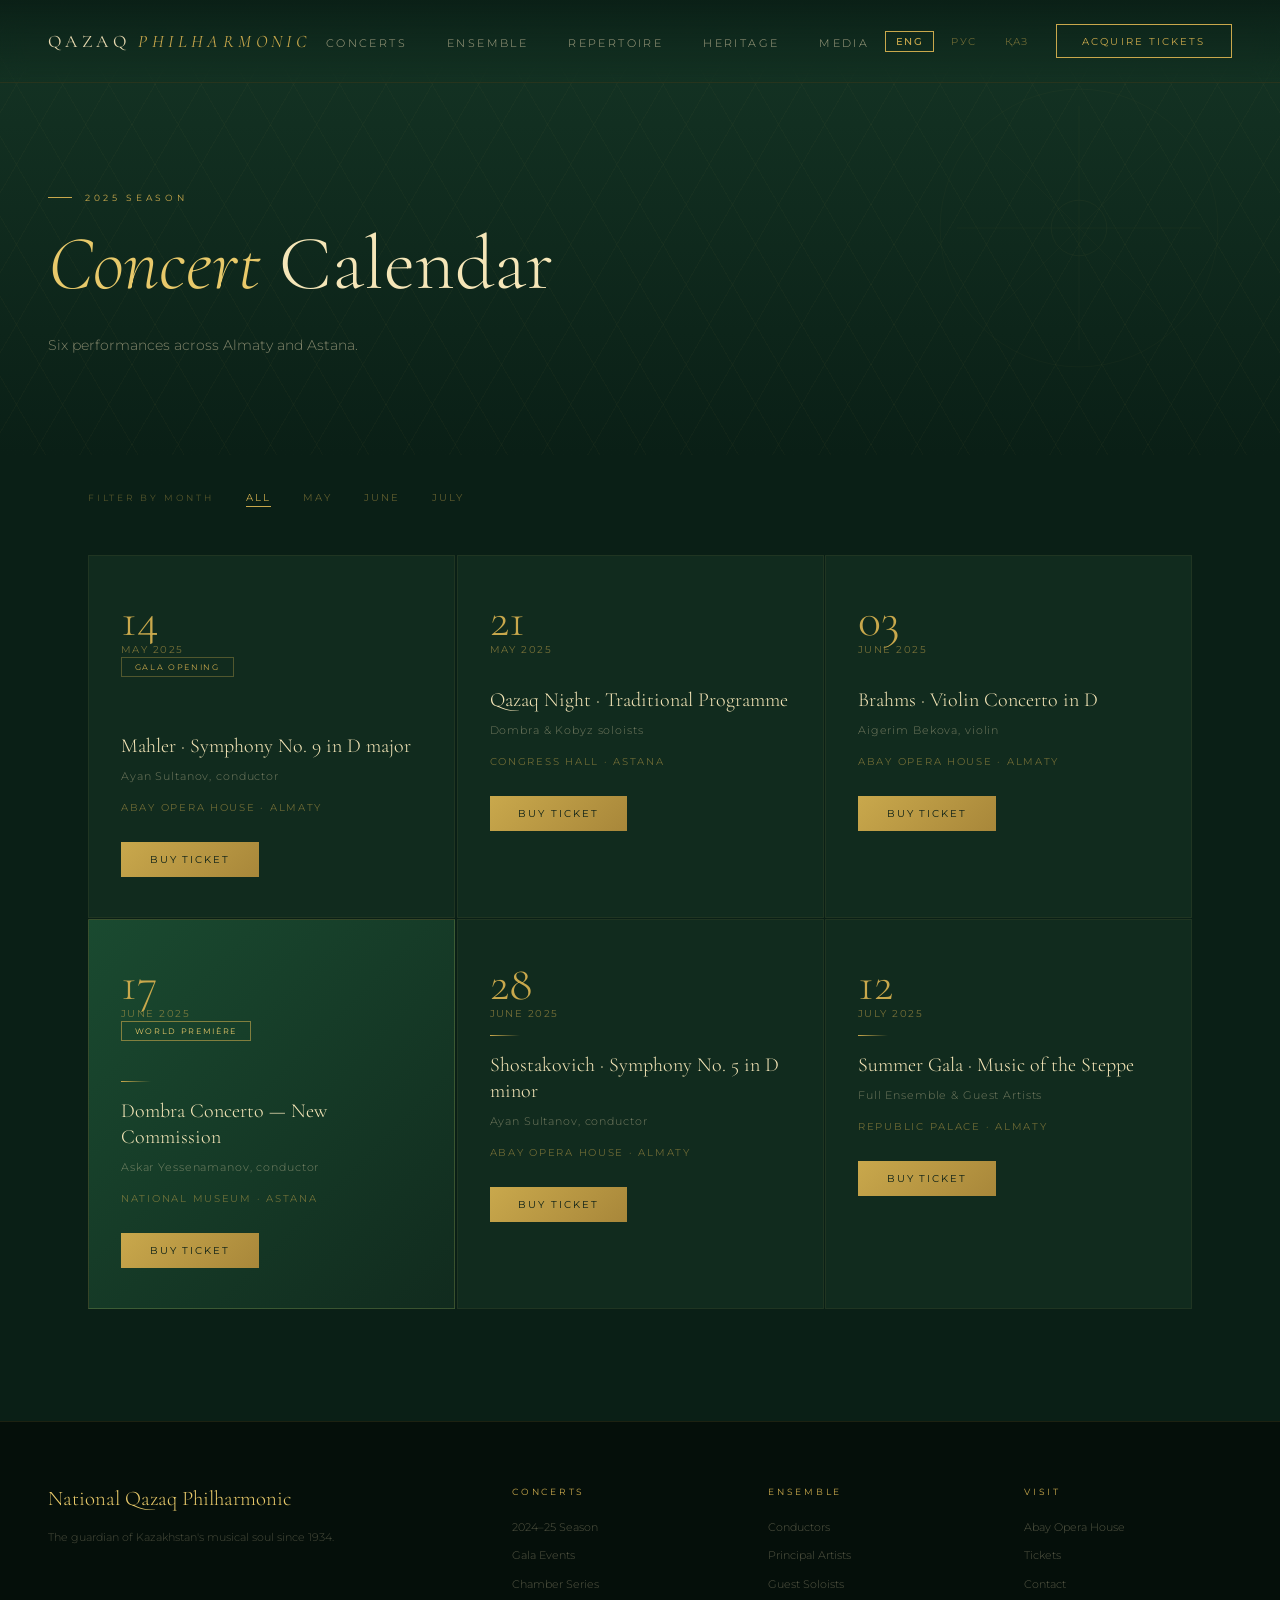
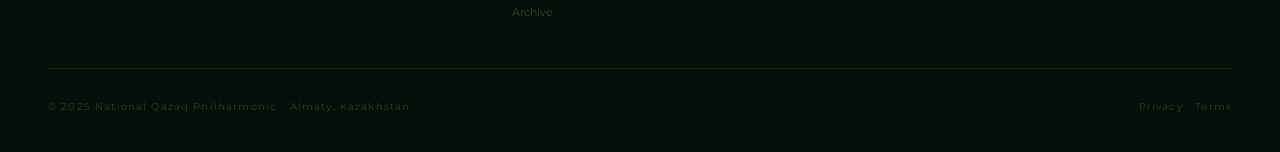
<file: concerts.html>
<!DOCTYPE html>
<html lang="en">

<head>
  <meta charset="UTF-8">
  <meta name="viewport" content="width=device-width,initial-scale=1.0">
  <title>Concerts · Qazaq Philharmonic</title>
  <meta name="description" content="Full concert schedule of the National Qazaq Philharmonic — May, June, July 2025.">
  <link rel="stylesheet" href="shared.css">
  <style>
    /* FILTER BAR */
    .filter-bar {
      display: flex;
      align-items: center;
      gap: 2rem;
      padding: 2rem 3rem 0;
      max-width: 1200px;
      margin: 0 auto;
    }

    .filter-label {
      font-size: .58rem;
      letter-spacing: .3em;
      text-transform: uppercase;
      color: rgba(201, 168, 76, .4);
    }

    .filter-btn {
      font-size: .62rem;
      letter-spacing: .2em;
      text-transform: uppercase;
      background: transparent;
      border: none;
      border-bottom: .5px solid transparent;
      color: rgba(201, 168, 76, .45);
      cursor: pointer;
      padding: .2rem 0;
      font-family: 'Montserrat', sans-serif;
      transition: all .25s;
    }

    .filter-btn:hover {
      color: var(--gold);
    }

    .filter-btn.active {
      color: var(--gold);
      border-bottom-color: var(--gold);
    }

    /* CONCERTS GRID 6 cards */
    .concerts-full {
      padding: 3rem 3rem 7rem;
      max-width: 1200px;
      margin: 0 auto;
    }

    .grid-concerts {
      display: grid;
      grid-template-columns: repeat(3, 1fr);
      gap: 1.5px;
    }

    @media(max-width:900px) {
      .grid-concerts {
        grid-template-columns: 1fr;
      }
    }

    .c-card {
      background: var(--em-mid);
      border: .5px solid rgba(201, 168, 76, .08);
      padding: 2.5rem 2rem;
      position: relative;
      overflow: hidden;
      transition: border-color .3s;
    }

    .c-card::before {
      content: '';
      position: absolute;
      inset: 0;
      background: linear-gradient(135deg, rgba(201, 168, 76, .05), transparent);
      opacity: 0;
      transition: opacity .3s;
    }

    .c-card:hover {
      border-color: rgba(201, 168, 76, .25);
    }

    .c-card:hover::before {
      opacity: 1;
    }

    .c-card.premiere {
      background: linear-gradient(135deg, var(--em-glow), var(--em-mid));
      border-color: rgba(201, 168, 76, .2);
    }

    .c-date {
      font-family: 'Cormorant Garamond', serif;
      font-size: 3rem;
      font-weight: 300;
      color: var(--gold);
      line-height: 1;
    }

    .c-month {
      font-size: .6rem;
      letter-spacing: .15em;
      text-transform: uppercase;
      color: rgba(201, 168, 76, .55);
    }

    .c-sep {
      width: 30px;
      height: .5px;
      background: linear-gradient(90deg, var(--gold), transparent);
      margin: 1rem 0;
    }

    .c-prog {
      font-family: 'Cormorant Garamond', serif;
      font-size: 1.25rem;
      font-weight: 300;
      color: var(--gold-pale);
      line-height: 1.3;
      margin-bottom: .6rem;
    }

    .c-perf {
      font-size: .68rem;
      font-weight: 300;
      color: rgba(232, 217, 176, .45);
      letter-spacing: .08em;
      margin-bottom: 1.2rem;
    }

    .c-venue {
      font-size: .6rem;
      letter-spacing: .18em;
      text-transform: uppercase;
      color: rgba(201, 168, 76, .5);
      margin-bottom: 1.8rem;
    }

    .c-badge {
      display: inline-block;
      font-size: .52rem;
      letter-spacing: .2em;
      text-transform: uppercase;
      padding: .25rem .8rem;
      border: .5px solid rgba(201, 168, 76, .35);
      color: var(--gold);
      margin-bottom: 1.5rem;
    }

    .c-badge.red {
      border-color: rgba(201, 168, 76, .6);
      color: #E8C96A;
    }

    .btn-ticket {
      display: inline-block;
      font-size: .6rem;
      font-weight: 400;
      letter-spacing: .2em;
      text-transform: uppercase;
      padding: .75rem 1.8rem;
      background: linear-gradient(135deg, var(--gold), #A8873A);
      color: #0A1F16;
      border: none;
      cursor: pointer;
      text-decoration: none;
      transition: opacity .3s;
    }

    .btn-ticket:hover {
      opacity: .82;
    }
  </style>
</head>

<body>

  <nav class="site-nav">
    <!-- Логотип теперь ссылка, но класс остался твой, чтобы дизайн не слетел -->
    <a href="index.html" class="nav-logo" style="text-decoration: none; color: inherit; display: block;">
      Qazaq <span>Philharmonic</span>
    </a>

    <ul class="nav-links">
      <!-- Исправили ссылки на правильные файлы -->
      <li><a href="concerts.html" data-key="nav-concerts">Concerts</a></li>
      <li><a href="orchestra.html" data-key="nav-ensemble">Ensemble</a></li>
      <li><a href="repertoire.html" data-key="nav-repertoire">Repertoire</a></li>
      <li><a href="heritage.html" data-key="nav-heritage">Heritage</a></li>
      <li><a href="media.html" data-key="nav-media">Media</a></li>
    </ul>

    <div class="lang-switcher">
      <button class="lang-btn" data-lang="en" onclick="changeLanguage('en',this,window._pageTranslations)">ENG</button>
      <button class="lang-btn" data-lang="ru" onclick="changeLanguage('ru',this,window._pageTranslations)">РУС</button>
      <button class="lang-btn" data-lang="kz" onclick="changeLanguage('kz',this,window._pageTranslations)">ҚАЗ</button>
    </div>

    <!-- Кнопка билетов теперь ведет на страницу покупки -->
    <a href="tickets.html" class="nav-cta" data-key="nav-tickets"
      style="text-decoration: none; display: inline-block; text-align: center;">
      Acquire Tickets
    </a>
  </nav>

  <!-- PAGE HERO -->
  <section class="page-hero">
    <svg style="position:absolute;right:4%;top:50%;transform:translateY(-50%);width:300px;opacity:.06;"
      viewBox="0 0 540 540" fill="none">
      <circle cx="270" cy="270" r="250" stroke="#C9A84C" stroke-width="1" />
      <line x1="270" y1="50" x2="270" y2="490" stroke="#C9A84C" stroke-width="1.2" />
      <line x1="50" y1="270" x2="490" y2="270" stroke="#C9A84C" stroke-width="1.2" />
      <line x1="120" y1="120" x2="420" y2="420" stroke="#C9A84C" stroke-width=".8" />
      <line x1="420" y1="120" x2="120" y2="420" stroke="#C9A84C" stroke-width=".8" />
      <circle cx="270" cy="270" r="50" stroke="#C9A84C" stroke-width="1.5" />
    </svg>
    <div class="page-tag anim d1" data-key="h-tag">2025 Season</div>
    <h1 class="page-h1 anim d2" data-key="h-title"><em>Concert</em> Calendar</h1>
    <p class="page-lead anim d3" data-key="h-lead">Six performances across Almaty and Astana — from grand symphonic
      evenings to intimate chamber nights.</p>
  </section>

  <!-- MONTH FILTER -->
  <div class="filter-bar">
    <span class="filter-label" data-key="filter-label">Filter by month</span>
    <button class="filter-btn active" data-month="all" onclick="filterMonth('all',this)"
      data-key="filter-all">All</button>
    <button class="filter-btn" data-month="may" onclick="filterMonth('may',this)" data-key="filter-may">May</button>
    <button class="filter-btn" data-month="jun" onclick="filterMonth('jun',this)" data-key="filter-jun">June</button>
    <button class="filter-btn" data-month="jul" onclick="filterMonth('jul',this)" data-key="filter-jul">July</button>
  </div>

  <!-- 6 CONCERT CARDS -->
  <div class="concerts-full">
    <div class="grid-concerts">

      <!-- Card 1 -->
      <div class="c-card" data-month="may">
        <div class="c-date">14</div>
        <div class="c-month" data-key="c1-month">May 2025</div>
        <div class="c-badge" data-key="c1-badge">Gala Opening</div>
        <div class="c-sep"></div>
        <p class="c-prog" data-key="c1-prog">Mahler · Symphony No. 9 in D major</p>
        <p class="c-perf" data-key="c1-perf">Ayan Sultanov, conductor</p>
        <p class="c-venue">Abay Opera House · Almaty</p>
        <a href="tickets.html" class="btn-ticket" data-key="btn-ticket">Buy Ticket</a>
      </div>

      <!-- Card 2 -->
      <div class="c-card" data-month="may">
        <div class="c-date">21</div>
        <div class="c-month" data-key="c2-month">May 2025</div>
        <div class="c-sep"></div>
        <p class="c-prog" data-key="c2-prog">Qazaq Night · Traditional Programme</p>
        <p class="c-perf" data-key="c2-perf">Dombra &amp; Kobyz soloists</p>
        <p class="c-venue">Congress Hall · Astana</p>
        <a href="tickets.html" class="btn-ticket" data-key="btn-ticket">Buy Ticket</a>
      </div>

      <!-- Card 3 -->
      <div class="c-card" data-month="jun">
        <div class="c-date">03</div>
        <div class="c-month" data-key="c3-month">June 2025</div>
        <div class="c-sep"></div>
        <p class="c-prog" data-key="c3-prog">Brahms · Violin Concerto in D</p>
        <p class="c-perf" data-key="c3-perf">Aigerim Bekova, violin</p>
        <p class="c-venue">Abay Opera House · Almaty</p>
        <a href="tickets.html" class="btn-ticket" data-key="btn-ticket">Buy Ticket</a>
      </div>

      <!-- Card 4 — Première -->
      <div class="c-card premiere" data-month="jun">
        <div class="c-date">17</div>
        <div class="c-month" data-key="c4-month">June 2025</div>
        <div class="c-badge red" data-key="c4-badge">World Première</div>
        <div class="c-sep"></div>
        <p class="c-prog" data-key="c4-prog">Dombra Concerto — New Commission</p>
        <p class="c-perf" data-key="c4-perf">Askar Yessenamanov, conductor</p>
        <p class="c-venue">National Museum · Astana</p>
        <a href="tickets.html" class="btn-ticket" data-key="btn-ticket">Buy Ticket</a>
      </div>

      <!-- Card 5 -->
      <div class="c-card" data-month="jun">
        <div class="c-date">28</div>
        <div class="c-month" data-key="c5-month">June 2025</div>
        <div class="c-sep"></div>
        <p class="c-prog" data-key="c5-prog">Shostakovich · Symphony No. 5 in D minor</p>
        <p class="c-perf" data-key="c5-perf">Ayan Sultanov, conductor</p>
        <p class="c-venue">Abay Opera House · Almaty</p>
        <a href="tickets.html" class="btn-ticket" data-key="btn-ticket">Buy Ticket</a>
      </div>

      <!-- Card 6 -->
      <div class="c-card" data-month="jul">
        <div class="c-date">12</div>
        <div class="c-month" data-key="c6-month">July 2025</div>
        <div class="c-sep"></div>
        <p class="c-prog" data-key="c6-prog">Summer Gala · Music of the Steppe</p>
        <p class="c-perf" data-key="c6-perf">Full Ensemble &amp; Guest Artists</p>
        <p class="c-venue">Republic Palace · Almaty</p>
        <a href="tickets.html" class="btn-ticket" data-key="btn-ticket">Buy Ticket</a>
      </div>

    </div>
  </div>

  <!-- FOOTER -->
  <footer class="site-footer">
    <div class="footer-grid">
      <div>
        <p class="footer-brand" data-key="footer-brand">National Qazaq Philharmonic</p>
        <p class="footer-body" data-key="footer-about">The guardian of Kazakhstan's musical soul since 1934.</p>
      </div>
      <div>
        <p class="footer-col-title" data-key="footer-col1">Concerts</p>
        <ul class="footer-links">
          <li><a href="#" data-key="footer-season">2024–25 Season</a></li>
          <li><a href="#" data-key="footer-gala">Gala Events</a></li>
          <li><a href="#" data-key="footer-chamber">Chamber Series</a></li>
          <li><a href="#" data-key="footer-archive">Archive</a></li>
        </ul>
      </div>
      <div>
        <p class="footer-col-title" data-key="footer-col2">Ensemble</p>
        <ul class="footer-links">
          <li><a href="orchestra.html" data-key="footer-conductors">Conductors</a></li>
          <li><a href="orchestra.html" data-key="footer-artists">Principal Artists</a></li>
          <li><a href="#" data-key="footer-soloists">Guest Soloists</a></li>
        </ul>
      </div>
      <div>
        <p class="footer-col-title" data-key="footer-col3">Visit</p>
        <ul class="footer-links">
          <li><a href="#" data-key="footer-venue">Abay Opera House</a></li>
          <li><a href="tickets.html" data-key="footer-tickets">Tickets</a></li>
          <li><a href="#" data-key="footer-contact">Contact</a></li>
        </ul>
      </div>
    </div>
    <div class="footer-bottom"><span data-key="footer-copy">© 2025 National Qazaq Philharmonic ·
        Almaty</span><span><span data-key="footer-privacy">Privacy</span> · <span
          data-key="footer-terms">Terms</span></span></div>
  </footer>

  <script src="shared.js"></script>
  <script>
    // --- ФИЛЬТР ПО МЕСЯЦАМ ---
    function filterMonth(month, btn) {
      document.querySelectorAll('.c-card').forEach(card => {
        card.style.display = (month === 'all' || card.dataset.month === month) ? '' : 'none';
      });
      document.querySelectorAll('.filter-btn').forEach(b => b.classList.remove('active'));
      if (btn) btn.classList.add('active');
    }

    // --- ПЕРЕВОДЫ ---
    window._pageTranslations = {
      en: {
        'h-tag': '2025 Season', 'h-title': '<em>Concert</em> Calendar',
        'h-lead': 'Six performances across Almaty and Astana.',
        'filter-label': 'Filter by month', 'filter-all': 'All', 'filter-may': 'May', 'filter-jun': 'June', 'filter-jul': 'July',
        'c1-month': 'May 2025', 'c1-badge': 'Gala Opening', 'c1-prog': 'Mahler · Symphony No. 9 in D major', 'c1-perf': 'Ayan Sultanov, conductor',
        'c2-month': 'May 2025', 'c2-prog': 'Qazaq Night · Traditional Programme', 'c2-perf': 'Dombra & Kobyz soloists',
        'c3-month': 'June 2025', 'c3-prog': 'Brahms · Violin Concerto in D', 'c3-perf': 'Aigerim Bekova, violin',
        'c4-month': 'June 2025', 'c4-badge': 'World Première', 'c4-prog': 'Dombra Concerto — New Commission', 'c4-perf': 'Askar Yessenamanov, conductor',
        'c5-month': 'June 2025', 'c5-prog': 'Shostakovich · Symphony No. 5 in D minor', 'c5-perf': 'Ayan Sultanov, conductor',
        'c6-month': 'July 2025', 'c6-prog': 'Summer Gala · Music of the Steppe', 'c6-perf': 'Full Ensemble & Guest Artists',
        'btn-ticket': 'Buy Ticket',
      },
      ru: {
        'h-tag': 'Сезон 2025', 'h-title': '<em>Афиша</em> концертов',
        'h-lead': 'Шесть выступлений в Алматы и Астане.',
        'filter-label': 'По месяцу', 'filter-all': 'Все', 'filter-may': 'Май', 'filter-jun': 'Июнь', 'filter-jul': 'Июль',
        'c1-month': 'Май 2025', 'c1-badge': 'Гала-открытие', 'c1-prog': 'Малер · Симфония № 9 ре мажор', 'c1-perf': 'Аян Султанов, дирижёр',
        'c2-month': 'Май 2025', 'c2-prog': 'Казахская ночь · Традиционная программа', 'c2-perf': 'Солисты на домбре и кобызе',
        'c3-month': 'Июнь 2025', 'c3-prog': 'Брамс · Скрипичный концерт ре мажор', 'c3-perf': 'Айгерим Бекова, скрипка',
        'c4-month': 'Июнь 2025', 'c4-badge': 'Мировая премьера', 'c4-prog': 'Концерт для домбры — новая комиссия', 'c4-perf': 'Аскар Есенаманов, дирижёр',
        'c5-month': 'Июнь 2025', 'c5-prog': 'Шостакович · Симфония № 5 ре минор', 'c5-perf': 'Аян Султанов, дирижёр',
        'c6-month': 'Июль 2025', 'c6-prog': 'Летняя гала · Музыка степи', 'c6-perf': 'Весь оркестр и приглашённые артисты',
        'btn-ticket': 'Купить билет',
      },
      kz: {
        'h-tag': '2025 Маусымы', 'h-title': '<em>Концерт</em> күнтізбесі',
        'h-lead': 'Алматы мен Астанадағы алты өнер көрсету.',
        'filter-label': 'Айы бойынша', 'filter-all': 'Барлығы', 'filter-may': 'Мамыр', 'filter-jun': 'Маусым', 'filter-jul': 'Шілде',
        'c1-month': 'Мамыр 2025', 'c1-badge': 'Гала ашылу', 'c1-prog': 'Малер · 9-симфония, ре мажор', 'c1-perf': 'Аян Сүлтанов, дирижер',
        'c2-month': 'Мамыр 2025', 'c2-prog': 'Қазақ кеші · Дәстүрлі бағдарлама', 'c2-perf': 'Домбыра мен қылқобыз солистері',
        'c3-month': 'Маусым 2025', 'c3-prog': 'Брамс · Скрипка концерті, ре мажор', 'c3-perf': 'Айгерім Бекова, скрипка',
        'c4-month': 'Маусым 2025', 'c4-badge': 'Дүниежүзілік премьера', 'c4-prog': 'Домбыра концерті — жаңа тапсырыс', 'c4-perf': 'Асқар Есенаманов, дирижер',
        'c5-month': 'Маусым 2025', 'c5-prog': 'Шостакович · 5-симфония, ре минор', 'c5-perf': 'Аян Сүлтанов, дирижер',
        'c6-month': 'Шілде 2025', 'c6-prog': 'Жазғы гала · Дала музыкасы', 'c6-perf': 'Толық оркестр және шақырылған артистер',
        'btn-ticket': 'Билет сатып алу',
      }
    };
  </script>
</body>

</html>
</file>
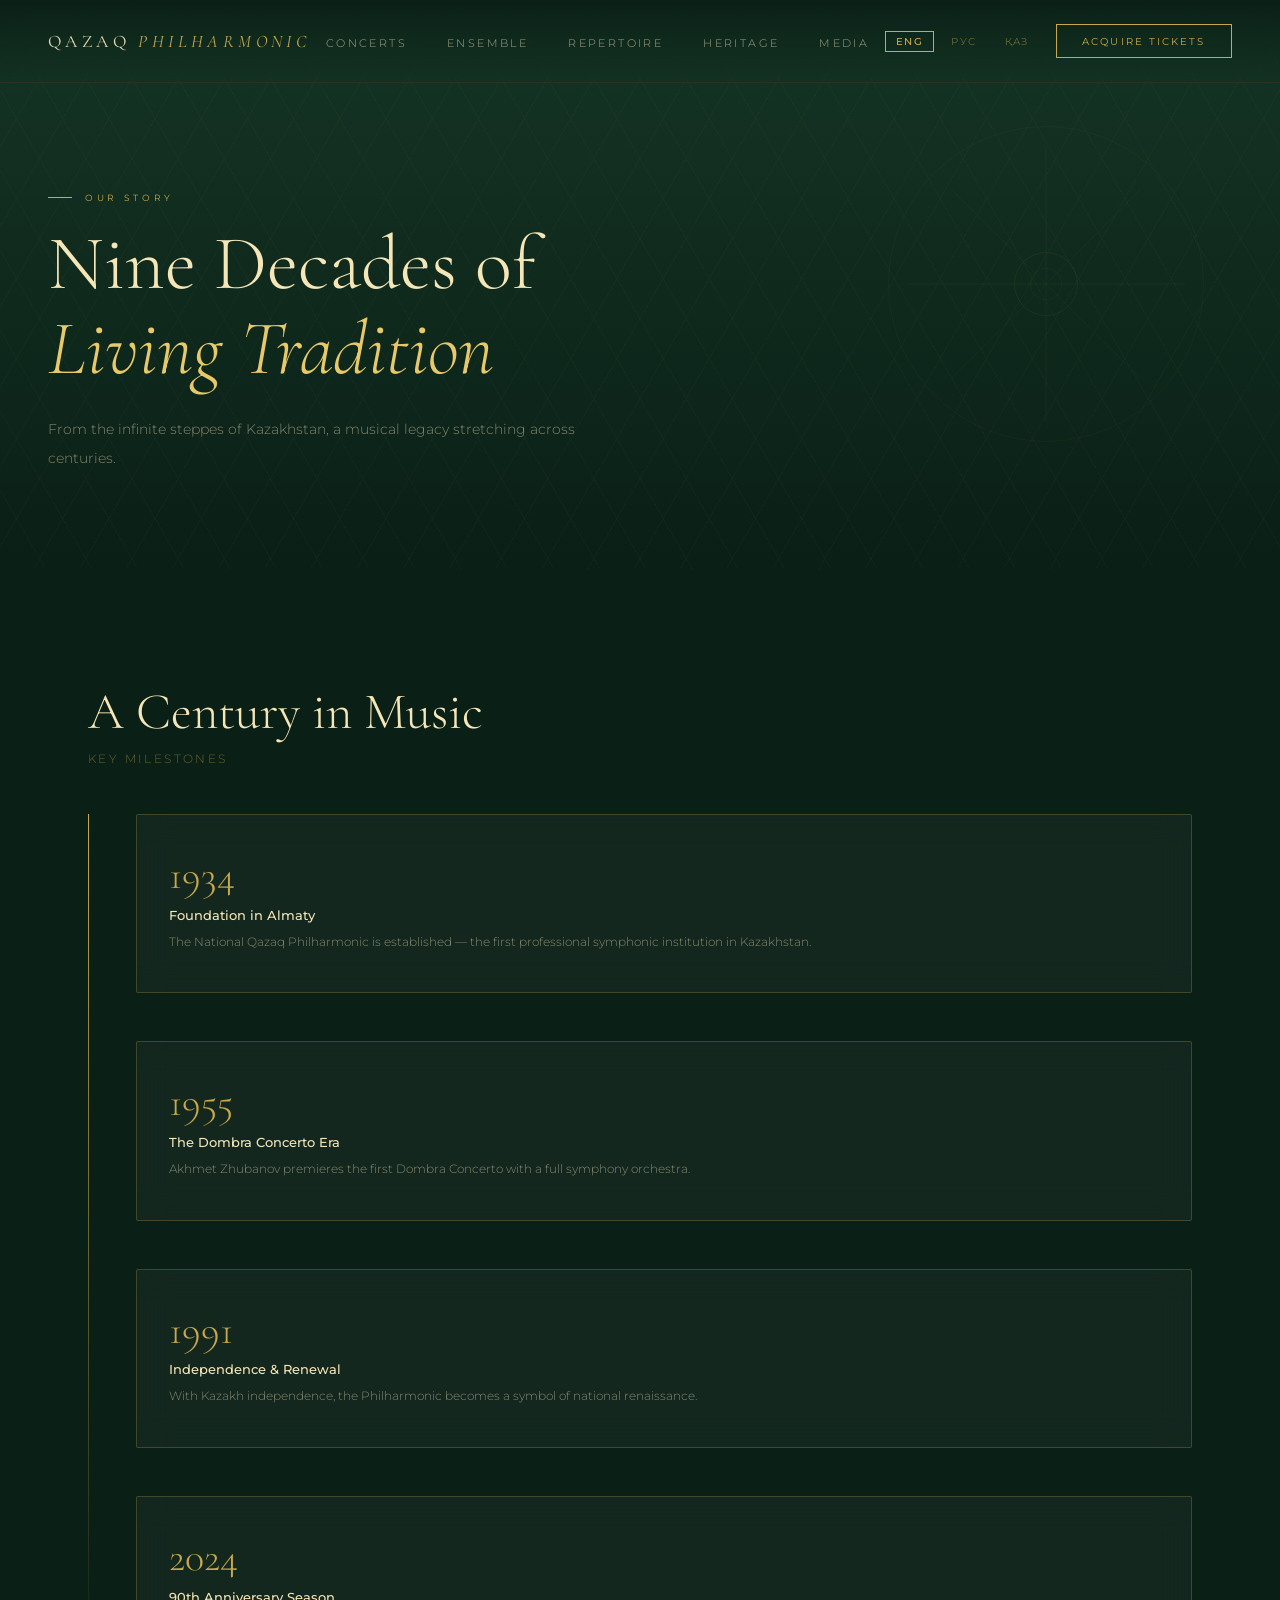
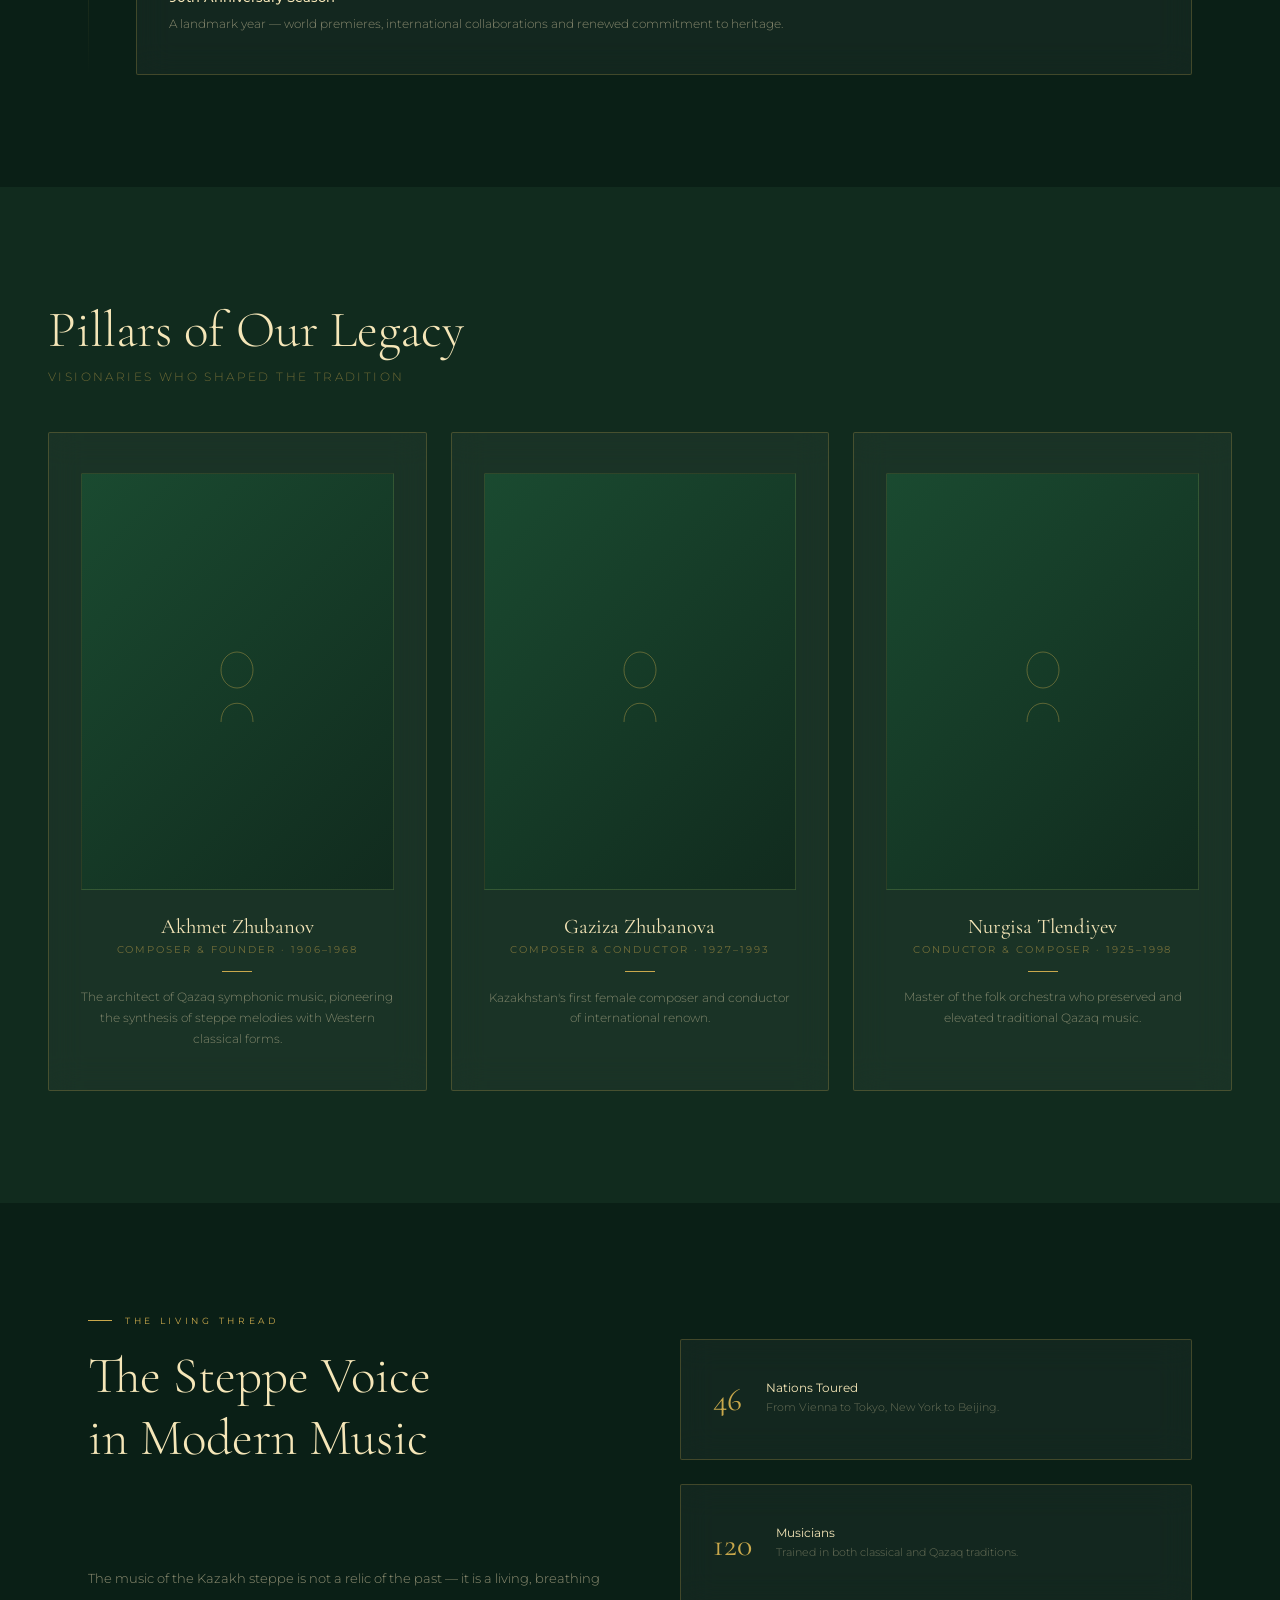
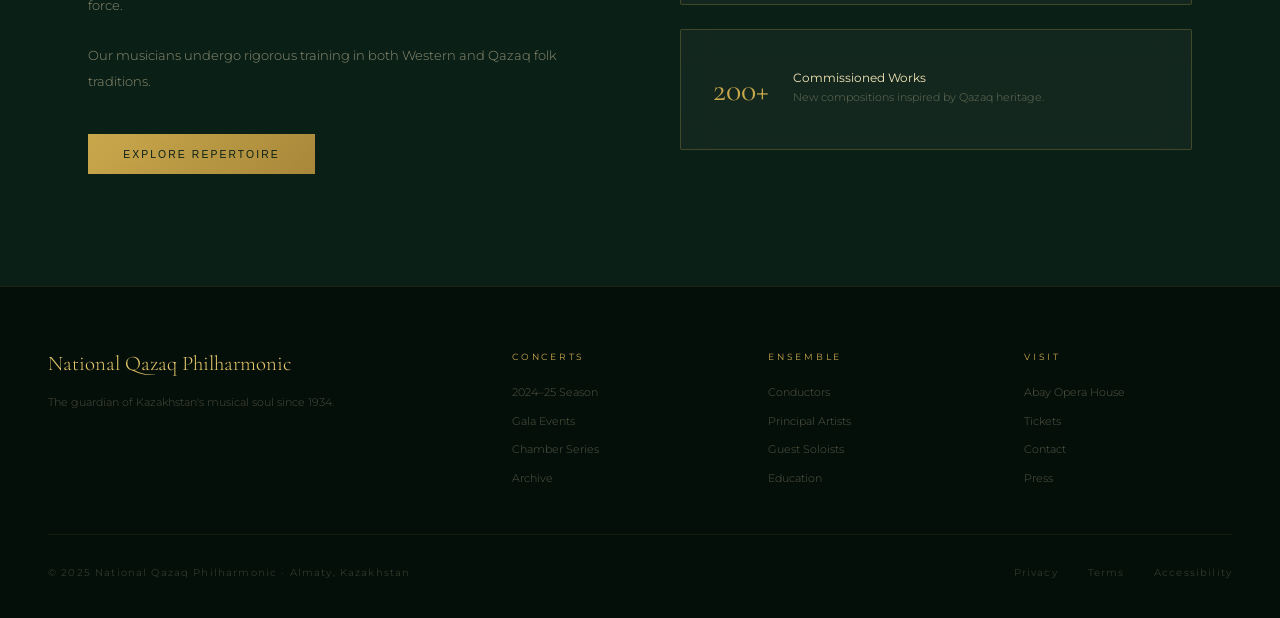
<file: heritage.html>
<!DOCTYPE html>
<html lang="en">

<head>
  <meta charset="UTF-8">
  <meta name="viewport" content="width=device-width, initial-scale=1.0">
  <title>Heritage · Qazaq Philharmonic</title>
  <meta name="description"
    content="The rich musical heritage of the National Qazaq Philharmonic — 90 years of living tradition.">
  <link rel="stylesheet" href="shared.css">
</head>

<body>

  <!-- NAV -->
  <nav class="site-nav">
    <!-- Логотип теперь ссылка, но класс остался твой, чтобы дизайн не слетел -->
    <a href="index.html" class="nav-logo" style="text-decoration: none; color: inherit; display: block;">
      Qazaq <span>Philharmonic</span>
    </a>

    <ul class="nav-links">
      <!-- Исправили ссылки на правильные файлы -->
      <li><a href="concerts.html" data-key="nav-concerts">Concerts</a></li>
      <li><a href="orchestra.html" data-key="nav-ensemble">Ensemble</a></li>
      <li><a href="repertoire.html" data-key="nav-repertoire">Repertoire</a></li>
      <li><a href="heritage.html" data-key="nav-heritage">Heritage</a></li>
      <li><a href="media.html" data-key="nav-media">Media</a></li>
    </ul>

    <div class="lang-switcher">
      <button class="lang-btn" data-lang="en" onclick="changeLanguage('en',this,window._pageTranslations)">ENG</button>
      <button class="lang-btn" data-lang="ru" onclick="changeLanguage('ru',this,window._pageTranslations)">РУС</button>
      <button class="lang-btn" data-lang="kz" onclick="changeLanguage('kz',this,window._pageTranslations)">ҚАЗ</button>
    </div>

    <!-- Кнопка билетов теперь ведет на страницу покупки -->
    <a href="tickets.html" class="nav-cta" data-key="nav-tickets"
      style="text-decoration: none; display: inline-block; text-align: center;">
      Acquire Tickets
    </a>
  </nav>

  <!-- PAGE HERO -->
  <section class="page-hero">
    <div class="page-tag anim d1" data-key="h-tag">Our Story</div>
    <h1 class="page-h1 anim d2" data-key="h-title">Nine Decades of<br><em>Living Tradition</em></h1>
    <p class="page-lead anim d3" data-key="h-lead">From the infinite steppes of Kazakhstan, a musical legacy stretching
      across centuries — woven into the soul of every performance.</p>
    <!-- SVG Shanyrak ornament -->
    <svg style="position:absolute;right:5%;top:50%;transform:translateY(-50%);width:340px;opacity:.08;"
      viewBox="0 0 540 540" fill="none" xmlns="http://www.w3.org/2000/svg">
      <circle cx="270" cy="270" r="250" stroke="#C9A84C" stroke-width="1" />
      <line x1="270" y1="50" x2="270" y2="490" stroke="#C9A84C" stroke-width="1.2" />
      <line x1="50" y1="270" x2="490" y2="270" stroke="#C9A84C" stroke-width="1.2" />
      <line x1="120" y1="120" x2="420" y2="420" stroke="#C9A84C" stroke-width=".8" />
      <line x1="420" y1="120" x2="120" y2="420" stroke="#C9A84C" stroke-width=".8" />
      <circle cx="270" cy="270" r="50" stroke="#C9A84C" stroke-width="1.5" />
      <circle cx="270" cy="270" r="25" stroke="#C9A84C" stroke-width="1" />
    </svg>
  </section>

  <!-- TIMELINE -->
  <section class="section">
    <h2 class="section-h2" data-key="tl-title">A Century in Music</h2>
    <p class="section-sub" data-key="tl-sub">Key milestones</p>
    <div style="position:relative;">
      <div
        style="position:absolute;left:0;top:0;bottom:0;width:.5px;background:linear-gradient(180deg,var(--gold),transparent);">
      </div>
      <div style="display:flex;flex-direction:column;gap:3rem;padding-left:3rem;">
        <div class="glass-card anim d1">
          <div
            style="font-family:'Cormorant Garamond',serif;font-size:2.5rem;font-weight:300;color:var(--gold);line-height:1;margin-bottom:.8rem;">
            1934</div>
          <p style="font-size:.8rem;font-weight:500;color:var(--gold-pale);margin-bottom:.5rem;" data-key="tl1-title">
            Foundation in Almaty</p>
          <p style="font-size:.75rem;font-weight:300;line-height:1.8;color:rgba(232,217,176,.55);" data-key="tl1-desc">
            The National Qazaq Philharmonic is established, becoming the first professional symphonic institution in
            Kazakhstan, bringing together the traditions of the steppe with the European orchestra.</p>
        </div>
        <div class="glass-card anim d2">
          <div
            style="font-family:'Cormorant Garamond',serif;font-size:2.5rem;font-weight:300;color:var(--gold);line-height:1;margin-bottom:.8rem;">
            1955</div>
          <p style="font-size:.8rem;font-weight:500;color:var(--gold-pale);margin-bottom:.5rem;" data-key="tl2-title">
            The Dombra Concerto Era</p>
          <p style="font-size:.75rem;font-weight:300;line-height:1.8;color:rgba(232,217,176,.55);" data-key="tl2-desc">
            Legendary composer Akhmet Zhubanov premieres the first Dombra Concerto with a full symphony orchestra — a
            defining moment in Qazaq musical identity.</p>
        </div>
        <div class="glass-card anim d3">
          <div
            style="font-family:'Cormorant Garamond',serif;font-size:2.5rem;font-weight:300;color:var(--gold);line-height:1;margin-bottom:.8rem;">
            1991</div>
          <p style="font-size:.8rem;font-weight:500;color:var(--gold-pale);margin-bottom:.5rem;" data-key="tl3-title">
            Independence & Renewal</p>
          <p style="font-size:.75rem;font-weight:300;line-height:1.8;color:rgba(232,217,176,.55);" data-key="tl3-desc">
            With Kazakh independence, the Philharmonic becomes a symbol of national renaissance — expanding its
            repertoire and embarking on its first international tours.</p>
        </div>
        <div class="glass-card anim d1">
          <div
            style="font-family:'Cormorant Garamond',serif;font-size:2.5rem;font-weight:300;color:var(--gold);line-height:1;margin-bottom:.8rem;">
            2024</div>
          <p style="font-size:.8rem;font-weight:500;color:var(--gold-pale);margin-bottom:.5rem;" data-key="tl4-title">
            90th Anniversary Season</p>
          <p style="font-size:.75rem;font-weight:300;line-height:1.8;color:rgba(232,217,176,.55);" data-key="tl4-desc">A
            landmark year celebrating nine decades of excellence — world premieres, international collaborations and a
            renewed commitment to Qazaq musical heritage.</p>
        </div>
      </div>
    </div>
  </section>

  <!-- FIGURES -->
  <div class="section-mid">
    <div class="inner">
      <h2 class="section-h2" data-key="fig-title">Pillars of Our Legacy</h2>
      <p class="section-sub" data-key="fig-sub">Visionaries who shaped the tradition</p>
      <div class="grid-3">
        <div class="glass-card anim d1" style="text-align:center;">
          <div
            style="width:100%;aspect-ratio:3/4;background:linear-gradient(135deg,var(--em-glow),var(--em-mid));margin-bottom:1.5rem;display:flex;align-items:center;justify-content:center;border:.5px solid rgba(201,168,76,.15);">
            <svg width="60" height="80" viewBox="0 0 60 80" fill="none">
              <ellipse cx="30" cy="28" rx="16" ry="18" stroke="#C9A84C" stroke-width="1" opacity=".4" />
              <path d="M14 80 C14 55 46 55 46 80" stroke="#C9A84C" stroke-width="1" opacity=".4" fill="none" />
            </svg>
          </div>
          <p style="font-family:'Cormorant Garamond',serif;font-size:1.3rem;color:var(--gold-pale);margin-bottom:.3rem;"
            data-key="fig1-name">Akhmet Zhubanov</p>
          <p style="font-size:.6rem;letter-spacing:.2em;text-transform:uppercase;color:rgba(201,168,76,.5);"
            data-key="fig1-role">Composer & Founder · 1906–1968</p>
          <div style="width:30px;height:.5px;background:var(--gold);margin:1rem auto;"></div>
          <p style="font-size:.72rem;font-weight:300;line-height:1.8;color:rgba(232,217,176,.5);" data-key="fig1-desc">
            The architect of Qazaq symphonic music. Zhubanov pioneered the synthesis of steppe melodies with Western
            classical forms, composing the first national opera and orchestral works.</p>
        </div>
        <div class="glass-card anim d2" style="text-align:center;">
          <div
            style="width:100%;aspect-ratio:3/4;background:linear-gradient(135deg,var(--em-glow),var(--em-mid));margin-bottom:1.5rem;display:flex;align-items:center;justify-content:center;border:.5px solid rgba(201,168,76,.15);">
            <svg width="60" height="80" viewBox="0 0 60 80" fill="none">
              <ellipse cx="30" cy="28" rx="16" ry="18" stroke="#C9A84C" stroke-width="1" opacity=".4" />
              <path d="M14 80 C14 55 46 55 46 80" stroke="#C9A84C" stroke-width="1" opacity=".4" fill="none" />
            </svg>
          </div>
          <p style="font-family:'Cormorant Garamond',serif;font-size:1.3rem;color:var(--gold-pale);margin-bottom:.3rem;"
            data-key="fig2-name">Gaziza Zhubanova</p>
          <p style="font-size:.6rem;letter-spacing:.2em;text-transform:uppercase;color:rgba(201,168,76,.5);"
            data-key="fig2-role">Composer & Conductor · 1927–1993</p>
          <div style="width:30px;height:.5px;background:var(--gold);margin:1rem auto;"></div>
          <p style="font-size:.72rem;font-weight:300;line-height:1.8;color:rgba(232,217,176,.5);" data-key="fig2-desc">
            Kazakhstan's first female composer and conductor of international renown. Her works — from chamber pieces to
            grand symphonies — brought the Qazaq soul to concert halls worldwide.</p>
        </div>
        <div class="glass-card anim d3" style="text-align:center;">
          <div
            style="width:100%;aspect-ratio:3/4;background:linear-gradient(135deg,var(--em-glow),var(--em-mid));margin-bottom:1.5rem;display:flex;align-items:center;justify-content:center;border:.5px solid rgba(201,168,76,.15);">
            <svg width="60" height="80" viewBox="0 0 60 80" fill="none">
              <ellipse cx="30" cy="28" rx="16" ry="18" stroke="#C9A84C" stroke-width="1" opacity=".4" />
              <path d="M14 80 C14 55 46 55 46 80" stroke="#C9A84C" stroke-width="1" opacity=".4" fill="none" />
            </svg>
          </div>
          <p style="font-family:'Cormorant Garamond',serif;font-size:1.3rem;color:var(--gold-pale);margin-bottom:.3rem;"
            data-key="fig3-name">Nurgisa Tlendiyev</p>
          <p style="font-size:.6rem;letter-spacing:.2em;text-transform:uppercase;color:rgba(201,168,76,.5);"
            data-key="fig3-role">Conductor & Composer · 1925–1998</p>
          <div style="width:30px;height:.5px;background:var(--gold);margin:1rem auto;"></div>
          <p style="font-size:.72rem;font-weight:300;line-height:1.8;color:rgba(232,217,176,.5);" data-key="fig3-desc">
            Master of the folk orchestra and beloved conductor. Tlendiyev preserved and elevated traditional Qazaq
            music, creating timeless arrangements still performed today across the world.</p>
        </div>
      </div>
    </div>
  </div>

  <!-- STEPPE MUSIC -->
  <section class="section">
    <div style="display:grid;grid-template-columns:1fr 1fr;gap:5rem;align-items:center;">
      <div>
        <div class="page-tag" data-key="sm-tag">The Living Thread</div>
        <h2 class="section-h2" data-key="sm-title">The Steppe Voice<br>in Modern Music</h2>
        <div class="gold-divider"></div>
        <p style="font-size:.82rem;font-weight:300;line-height:2;color:rgba(232,217,176,.6);margin-bottom:1.5rem;"
          data-key="sm-p1">The music of the Kazakh steppe is not a relic of the past — it is a living, breathing force
          that continues to shape contemporary composition. From the mournful cry of the Kobyz to the rhythmic pulse of
          the Dombra, these ancient voices speak in every note our orchestra plays.</p>
        <p style="font-size:.82rem;font-weight:300;line-height:2;color:rgba(232,217,176,.6);margin-bottom:2.5rem;"
          data-key="sm-p2">Our musicians undergo rigorous training in both Western conservatoire traditions and Qazaq
          folk music — a duality that makes our sound unique in the world of classical music.</p>
        <button class="btn-gold" data-key="sm-btn">Explore Repertoire</button>
      </div>
      <div style="display:flex;flex-direction:column;gap:1.5rem;">
        <div class="glass-card" style="display:flex;gap:1.5rem;align-items:flex-start;">
          <div style="font-family:'Cormorant Garamond',serif;font-size:2rem;color:var(--gold);flex-shrink:0;">46</div>
          <div>
            <p style="font-size:.75rem;color:var(--gold-pale);margin-bottom:.3rem;" data-key="sm-s1">Nations Toured</p>
            <p style="font-size:.68rem;font-weight:300;color:rgba(232,217,176,.4);" data-key="sm-s1d">From Vienna to
              Tokyo, New York to Beijing.</p>
          </div>
        </div>
        <div class="glass-card" style="display:flex;gap:1.5rem;align-items:flex-start;">
          <div style="font-family:'Cormorant Garamond',serif;font-size:2rem;color:var(--gold);flex-shrink:0;">120</div>
          <div>
            <p style="font-size:.75rem;color:var(--gold-pale);margin-bottom:.3rem;" data-key="sm-s2">Musicians</p>
            <p style="font-size:.68rem;font-weight:300;color:rgba(232,217,176,.4);" data-key="sm-s2d">Trained in both
              classical and Qazaq traditions.</p>
          </div>
        </div>
        <div class="glass-card" style="display:flex;gap:1.5rem;align-items:flex-start;">
          <div style="font-family:'Cormorant Garamond',serif;font-size:2rem;color:var(--gold);flex-shrink:0;">200+</div>
          <div>
            <p style="font-size:.75rem;color:var(--gold-pale);margin-bottom:.3rem;" data-key="sm-s3">Commissioned Works
            </p>
            <p style="font-size:.68rem;font-weight:300;color:rgba(232,217,176,.4);" data-key="sm-s3d">New compositions
              inspired by Qazaq heritage.</p>
          </div>
        </div>
      </div>
    </div>
  </section>

  <!-- FOOTER -->
  <footer class="site-footer">
    <div class="footer-grid">
      <div>
        <p class="footer-brand" data-key="footer-brand">National Qazaq Philharmonic</p>
        <p class="footer-body" data-key="footer-about">The guardian of Kazakhstan's musical soul since 1934.</p>
      </div>
      <div>
        <p class="footer-col-title" data-key="footer-col1">Concerts</p>
        <ul class="footer-links">
          <li><a href="#" data-key="footer-season">2024–25 Season</a></li>
          <li><a href="#" data-key="footer-gala">Gala Events</a></li>
          <li><a href="#" data-key="footer-chamber">Chamber Series</a></li>
          <li><a href="#" data-key="footer-archive">Archive</a></li>
        </ul>
      </div>
      <div>
        <p class="footer-col-title" data-key="footer-col2">Ensemble</p>
        <ul class="footer-links">
          <li><a href="#" data-key="footer-conductors">Conductors</a></li>
          <li><a href="#" data-key="footer-artists">Principal Artists</a></li>
          <li><a href="#" data-key="footer-soloists">Guest Soloists</a></li>
          <li><a href="#" data-key="footer-education">Education</a></li>
        </ul>
      </div>
      <div>
        <p class="footer-col-title" data-key="footer-col3">Visit</p>
        <ul class="footer-links">
          <li><a href="#" data-key="footer-venue">Abay Opera House</a></li>
          <li><a href="#" data-key="footer-tickets">Tickets</a></li>
          <li><a href="#" data-key="footer-contact">Contact</a></li>
          <li><a href="#" data-key="footer-press">Press</a></li>
        </ul>
      </div>
    </div>
    <div class="footer-bottom">
      <span data-key="footer-copy">© 2025 National Qazaq Philharmonic · Almaty, Kazakhstan</span>
      <span style="display:flex;align-items:center;gap:.8rem;">
        <span data-key="footer-privacy">Privacy</span>
        <span style="opacity:.3;">·</span>
        <span data-key="footer-terms">Terms</span>
        <span style="opacity:.3;">·</span>
        <span data-key="footer-access">Accessibility</span>
      </span>
    </div>
  </footer>

  <script src="shared.js"></script>
  <script>
    // Словарь для Heritage страницы
    window._pageTranslations = {
      en: {
        'h-tag': 'Our Story', 'h-title': 'Nine Decades of<br><em>Living Tradition</em>',
        'h-lead': 'From the infinite steppes of Kazakhstan, a musical legacy stretching across centuries.',
        'tl-title': 'A Century in Music', 'tl-sub': 'Key milestones',
        'tl1-title': 'Foundation in Almaty', 'tl1-desc': 'The National Qazaq Philharmonic is established — the first professional symphonic institution in Kazakhstan.',
        'tl2-title': 'The Dombra Concerto Era', 'tl2-desc': 'Akhmet Zhubanov premieres the first Dombra Concerto with a full symphony orchestra.',
        'tl3-title': 'Independence & Renewal', 'tl3-desc': 'With Kazakh independence, the Philharmonic becomes a symbol of national renaissance.',
        'tl4-title': '90th Anniversary Season', 'tl4-desc': 'A landmark year — world premieres, international collaborations and renewed commitment to heritage.',
        'fig-title': 'Pillars of Our Legacy', 'fig-sub': 'Visionaries who shaped the tradition',
        'fig1-name': 'Akhmet Zhubanov', 'fig1-role': 'Composer & Founder · 1906–1968',
        'fig1-desc': 'The architect of Qazaq symphonic music, pioneering the synthesis of steppe melodies with Western classical forms.',
        'fig2-name': 'Gaziza Zhubanova', 'fig2-role': 'Composer & Conductor · 1927–1993',
        'fig2-desc': 'Kazakhstan\'s first female composer and conductor of international renown.',
        'fig3-name': 'Nurgisa Tlendiyev', 'fig3-role': 'Conductor & Composer · 1925–1998',
        'fig3-desc': 'Master of the folk orchestra who preserved and elevated traditional Qazaq music.',
        'sm-tag': 'The Living Thread', 'sm-title': 'The Steppe Voice<br>in Modern Music',
        'sm-p1': 'The music of the Kazakh steppe is not a relic of the past — it is a living, breathing force.',
        'sm-p2': 'Our musicians undergo rigorous training in both Western and Qazaq folk traditions.',
        'sm-btn': 'Explore Repertoire',
        'sm-s1': 'Nations Toured', 'sm-s1d': 'From Vienna to Tokyo, New York to Beijing.',
        'sm-s2': 'Musicians', 'sm-s2d': 'Trained in both classical and Qazaq traditions.',
        'sm-s3': 'Commissioned Works', 'sm-s3d': 'New compositions inspired by Qazaq heritage.',
      },
      ru: {
        'h-tag': 'Наша история', 'h-title': 'Девять десятилетий<br><em>живой традиции</em>',
        'h-lead': 'Из бескрайних степей Казахстана — музыкальное наследие, уходящее в глубь веков.',
        'tl-title': 'Век в музыке', 'tl-sub': 'Ключевые вехи',
        'tl1-title': 'Основание в Алматы', 'tl1-desc': 'Создана Национальная Казахская Филармония — первое профессиональное симфоническое учреждение Казахстана.',
        'tl2-title': 'Эпоха концерта для домбры', 'tl2-desc': 'Ахмет Жубанов представляет первый Концерт для домбры с симфоническим оркестром.',
        'tl3-title': 'Независимость и обновление', 'tl3-desc': 'С обретением независимости Филармония становится символом национального возрождения.',
        'tl4-title': 'Сезон 90-летия', 'tl4-desc': 'Знаковый год — мировые премьеры, международные коллаборации и верность наследию.',
        'fig-title': 'Столпы нашего наследия', 'fig-sub': 'Визионеры, сформировавшие традицию',
        'fig1-name': 'Ахмет Жубанов', 'fig1-role': 'Композитор и основоположник · 1906–1968',
        'fig1-desc': 'Архитектор казахской симфонической музыки, пионер синтеза степных мелодий с западной классикой.',
        'fig2-name': 'Газиза Жубанова', 'fig2-role': 'Композитор и дирижёр · 1927–1993',
        'fig2-desc': 'Первая казахстанская женщина-композитор и дирижёр международного признания.',
        'fig3-name': 'Нургиса Тлендиев', 'fig3-role': 'Дирижёр и композитор · 1925–1998',
        'fig3-desc': 'Мастер народного оркестра, сохранивший и возвысивший традиционную казахскую музыку.',
        'sm-tag': 'Живая нить', 'sm-title': 'Голос степи<br>в современной музыке',
        'sm-p1': 'Музыка казахской степи — не реликвия прошлого, а живая сила, звучащая в каждой ноте.',
        'sm-p2': 'Наши музыканты проходят подготовку как в западной консерваторской, так и в казахской народной традиции.',
        'sm-btn': 'Репертуар',
        'sm-s1': 'Стран гастролей', 'sm-s1d': 'От Вены до Токио, от Нью-Йорка до Пекина.',
        'sm-s2': 'Музыкантов', 'sm-s2d': 'Подготовленных в двух великих традициях.',
        'sm-s3': 'Заказанных сочинений', 'sm-s3d': 'Новые произведения, вдохновлённые казахским наследием.',
      },
      kz: {
        'h-tag': 'Біздің тарих', 'h-title': 'Тоғыз онжылдық<br><em>тірі дәстүр</em>',
        'h-lead': 'Қазақстанның шексіз даласынан — ғасырлар бойы жалғасқан музыкалық мұра.',
        'tl-title': 'Бір ғасыр музыкада', 'tl-sub': 'Негізгі кезеңдер',
        'tl1-title': 'Алматыда негіз қалану', 'tl1-desc': 'Ұлттық Қазақ Филармониясы — Қазақстандағы алғашқы кәсіби симфониялық мекеме ашылды.',
        'tl2-title': 'Домбыра концертінің дәуірі', 'tl2-desc': 'Ахмет Жұбанов симфониялық оркестрмен алғашқы Домбыра концертін ұсынды.',
        'tl3-title': 'Тәуелсіздік және жаңару', 'tl3-desc': 'Тәуелсіздікпен Филармония ұлттық ренессанстың белгісіне айналды.',
        'tl4-title': '90 жылдық мерейтой маусымы', 'tl4-desc': 'Ерекше жыл — әлемдік премьералар, халықаралық ынтымақтастық және мұраға адалдық.',
        'fig-title': 'Мұрамыздың тіреулері', 'fig-sub': 'Дәстүрді қалыптастырған тұлғалар',
        'fig1-name': 'Ахмет Жұбанов', 'fig1-role': 'Композитор және негізші · 1906–1968',
        'fig1-desc': 'Қазақ симфониялық музыкасының сәулетшісі, дала әуендерін батыс классикасымен синтездеген пионер.',
        'fig2-name': 'Ғазиза Жұбанова', 'fig2-role': 'Композитор және дирижер · 1927–1993',
        'fig2-desc': 'Қазақстанның халықаралық танымал алғашқы әйел-композиторы және дирижері.',
        'fig3-name': 'Нұрғиса Тілендиев', 'fig3-role': 'Дирижер және композитор · 1925–1998',
        'fig3-desc': 'Дәстүрлі қазақ музыкасын сақтап, көтерген халық оркестрінің шебері.',
        'sm-tag': 'Тірі жіп', 'sm-title': 'Дала үні<br>заманауи музыкада',
        'sm-p1': 'Қазақ даласының музыкасы өткеннің жәдігері емес — ол әрбір нотамызда тыныс алатын тірі күш.',
        'sm-p2': 'Біздің музыканттар батыс консерватория және қазақ халық дәстүрлерінде бірдей дайындалады.',
        'sm-btn': 'Репертуарды зерттеу',
        'sm-s1': 'Гастроль елдері', 'sm-s1d': 'Венадан Токиоға, Нью-Йорктен Пекинге дейін.',
        'sm-s2': 'Музыкант', 'sm-s2d': 'Екі ұлы дәстүрде дайындалған.',
        'sm-s3': 'Тапсырысты шығармалар', 'sm-s3d': 'Қазақ мұрасынан шабыт алған жаңа композициялар.',
      }
    };
  </script>
</body>

</html>
</file>
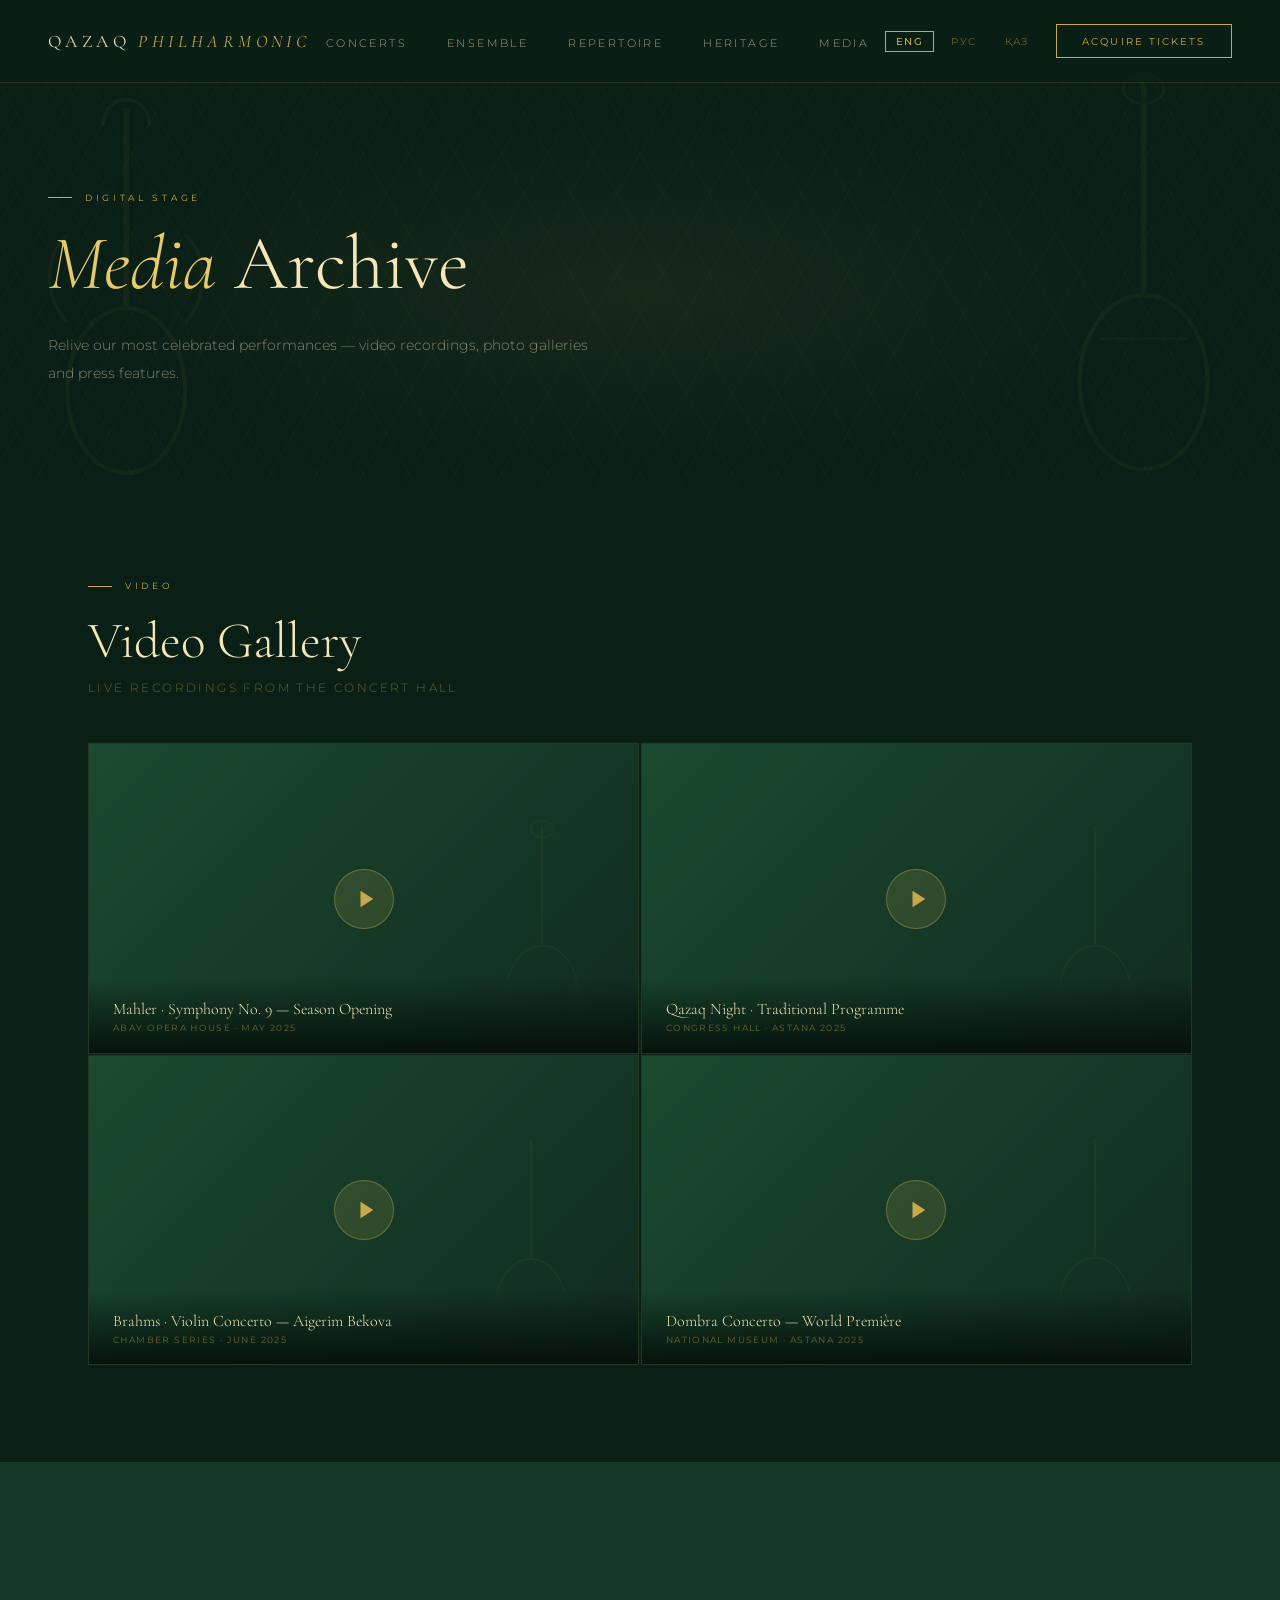
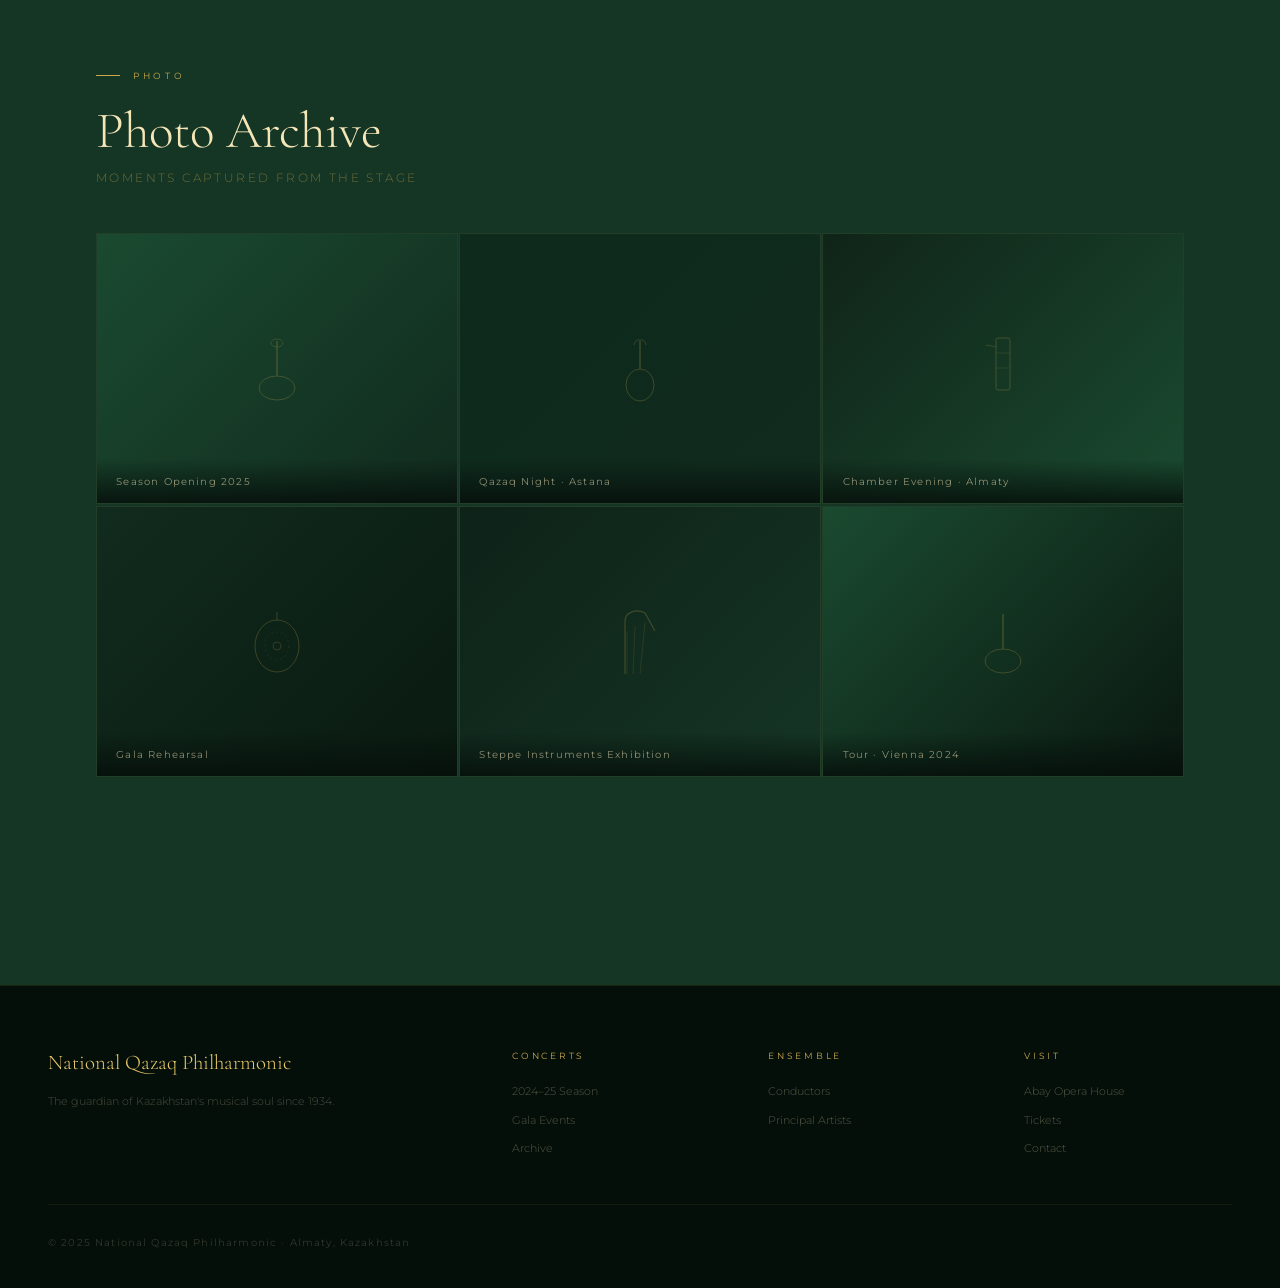
<file: media.html>
<!DOCTYPE html>
<html lang="en">

<head>
  <meta charset="UTF-8">
  <meta name="viewport" content="width=device-width,initial-scale=1.0">
  <title>Media · Qazaq Philharmonic</title>
  <link rel="stylesheet" href="shared.css">
  <style>
    /* HERO glow */
    .page-hero {
      background: radial-gradient(ellipse 60% 50% at 50% 60%, rgba(201, 168, 76, .07) 0%, var(--em-deep) 70%);
    }

    /* VIDEO GRID */
    .media-section {
      padding: 6rem 3rem;
      max-width: 1200px;
      margin: 0 auto;
    }

    .video-grid {
      display: grid;
      grid-template-columns: repeat(2, 1fr);
      gap: 1.5px;
      margin-bottom: .5px;
    }

    @media(max-width:700px) {

      .video-grid,
      .photo-grid {
        grid-template-columns: 1fr;
      }
    }

    .video-block {
      position: relative;
      aspect-ratio: 16/9;
      background: var(--em-mid);
      border: .5px solid rgba(201, 168, 76, .1);
      overflow: hidden;
      cursor: pointer;
      transition: border-color .3s;
    }

    .video-block:hover {
      border-color: rgba(201, 168, 76, .3);
    }

    .video-block .v-bg {
      position: absolute;
      inset: 0;
      display: flex;
      align-items: center;
      justify-content: center;
      background: linear-gradient(135deg, var(--em-glow), var(--em-mid));
    }

    /* Dombra SVG watermark in video */
    .v-dombra {
      position: absolute;
      right: 10%;
      bottom: 0;
      opacity: .05;
      height: 80%;
    }

    .play-btn {
      width: 60px;
      height: 60px;
      border-radius: 50%;
      background: rgba(201, 168, 76, .15);
      border: 1px solid rgba(201, 168, 76, .4);
      display: flex;
      align-items: center;
      justify-content: center;
      transition: all .3s;
      z-index: 2;
    }

    .video-block:hover .play-btn {
      background: rgba(201, 168, 76, .25);
      transform: scale(1.08);
    }

    .play-btn svg {
      width: 22px;
      height: 22px;
      margin-left: 4px;
    }

    .v-info {
      position: absolute;
      bottom: 0;
      left: 0;
      right: 0;
      padding: 1.2rem 1.5rem;
      background: linear-gradient(0deg, rgba(5, 15, 10, .9), transparent);
      backdrop-filter: blur(4px);
    }

    .v-title {
      font-family: 'Cormorant Garamond', serif;
      font-size: 1rem;
      font-weight: 300;
      color: var(--gold-pale);
      margin-bottom: .2rem;
    }

    .v-sub {
      font-size: .58rem;
      letter-spacing: .15em;
      text-transform: uppercase;
      color: rgba(201, 168, 76, .5);
    }

    /* PHOTO GRID */
    .photo-grid {
      display: grid;
      grid-template-columns: repeat(3, 1fr);
      gap: 1.5px;
    }

    .photo-block {
      position: relative;
      aspect-ratio: 4/3;
      overflow: hidden;
      cursor: pointer;
      border: .5px solid rgba(201, 168, 76, .08);
    }

    .photo-block::after {
      content: '';
      position: absolute;
      inset: 0;
      border: .5px solid rgba(201, 168, 76, 0);
      transition: border-color .3s;
    }

    .photo-block:hover::after {
      border-color: rgba(201, 168, 76, .4);
    }

    .photo-inner {
      width: 100%;
      height: 100%;
      background: linear-gradient(135deg, var(--em-glow), var(--em-mid));
      transition: transform .5s;
      display: flex;
      align-items: center;
      justify-content: center;
    }

    .photo-block:hover .photo-inner {
      transform: scale(1.06);
    }

    .photo-overlay {
      position: absolute;
      bottom: 0;
      left: 0;
      right: 0;
      padding: 1rem 1.2rem;
      background: linear-gradient(0deg, rgba(5, 15, 10, .85), transparent);
    }

    .photo-caption {
      font-size: .62rem;
      letter-spacing: .12em;
      color: rgba(232, 217, 176, .6);
    }

    /* Section mid alt */
    .section-alt {
      background: var(--em-rich);
    }
  </style>
</head>

<body>

  <nav class="site-nav">
    <!-- Логотип теперь ссылка, но класс остался твой, чтобы дизайн не слетел -->
    <a href="index.html" class="nav-logo" style="text-decoration: none; color: inherit; display: block;">
      Qazaq <span>Philharmonic</span>
    </a>

    <ul class="nav-links">
      <!-- Исправили ссылки на правильные файлы -->
      <li><a href="concerts.html" data-key="nav-concerts">Concerts</a></li>
      <li><a href="orchestra.html" data-key="nav-ensemble">Ensemble</a></li>
      <li><a href="repertoire.html" data-key="nav-repertoire">Repertoire</a></li>
      <li><a href="heritage.html" data-key="nav-heritage">Heritage</a></li>
      <li><a href="media.html" data-key="nav-media">Media</a></li>
    </ul>

    <div class="lang-switcher">
      <button class="lang-btn" data-lang="en" onclick="changeLanguage('en',this,window._pageTranslations)">ENG</button>
      <button class="lang-btn" data-lang="ru" onclick="changeLanguage('ru',this,window._pageTranslations)">РУС</button>
      <button class="lang-btn" data-lang="kz" onclick="changeLanguage('kz',this,window._pageTranslations)">ҚАЗ</button>
    </div>

    <!-- Кнопка билетов теперь ведет на страницу покупки -->
    <a href="tickets.html" class="nav-cta" data-key="nav-tickets"
      style="text-decoration: none; display: inline-block; text-align: center;">
      Acquire Tickets
    </a>
  </nav>

  <!-- HERO with Kobyz SVG silhouette -->
  <section class="page-hero">
    <!-- Kobyz silhouette left -->
    <svg style="position:absolute;left:3%;bottom:0;height:85%;opacity:.05;" viewBox="0 0 60 140" fill="none">
      <ellipse cx="30" cy="108" rx="20" ry="28" stroke="#C9A84C" stroke-width="1.5" />
      <line x1="30" y1="80" x2="30" y2="12" stroke="#C9A84C" stroke-width="2" />
      <path d="M22 18 C22 6, 38 6, 38 18" stroke="#C9A84C" stroke-width="1.2" />
      <path d="M10 85 C2 76, 2 62, 10 55" stroke="#C9A84C" stroke-width="1.2" />
      <path d="M50 85 C58 76, 58 62, 50 55" stroke="#C9A84C" stroke-width="1.2" />
    </svg>
    <!-- Dombra silhouette right -->
    <svg style="position:absolute;right:5%;bottom:0;height:90%;opacity:.05;" viewBox="0 0 50 150" fill="none">
      <ellipse cx="25" cy="115" rx="22" ry="30" stroke="#C9A84C" stroke-width="1.5" />
      <line x1="25" y1="85" x2="25" y2="12" stroke="#C9A84C" stroke-width="2" />
      <ellipse cx="25" cy="14" rx="7" ry="5" stroke="#C9A84C" stroke-width="1" />
      <line x1="10" y1="100" x2="40" y2="100" stroke="#C9A84C" stroke-width=".8" />
    </svg>
    <div class="page-tag anim d1" data-key="h-tag">Digital Stage</div>
    <h1 class="page-h1 anim d2" data-key="h-title"><em>Media</em> Archive</h1>
    <p class="page-lead anim d3" data-key="h-lead">Relive our most celebrated performances — video recordings, photo
      galleries and press features from Almaty to Vienna.</p>
  </section>

  <!-- VIDEO GALLERY -->
  <div class="media-section">
    <div class="page-tag" data-key="v-tag">Video</div>
    <h2 class="section-h2" data-key="v-title">Video Gallery</h2>
    <p class="section-sub" data-key="v-sub">Live recordings from the concert hall</p>

    <div class="video-grid">
      <!-- Video 1 -->
      <div class="video-block">
        <div class="v-bg">
          <svg class="v-dombra" viewBox="0 0 50 150" fill="none">
            <ellipse cx="25" cy="115" rx="22" ry="30" stroke="#C9A84C" stroke-width="1" />
            <line x1="25" y1="85" x2="25" y2="12" stroke="#C9A84C" stroke-width="1.5" />
            <ellipse cx="25" cy="14" rx="7" ry="5" stroke="#C9A84C" stroke-width=".8" />
          </svg>
          <div class="play-btn"><svg viewBox="0 0 24 24" fill="none">
              <polygon points="6,3 20,12 6,21" fill="#C9A84C" />
            </svg></div>
        </div>
        <div class="v-info">
          <p class="v-title" data-key="vid1-t">Mahler · Symphony No. 9 — Season Opening</p>
          <p class="v-sub" data-key="vid1-s">Abay Opera House · May 2025</p>
        </div>
      </div>
      <!-- Video 2 -->
      <div class="video-block">
        <div class="v-bg">
          <svg class="v-dombra" viewBox="0 0 50 150" fill="none">
            <ellipse cx="25" cy="115" rx="22" ry="30" stroke="#C9A84C" stroke-width="1" />
            <line x1="25" y1="85" x2="25" y2="12" stroke="#C9A84C" stroke-width="1.5" />
          </svg>
          <div class="play-btn"><svg viewBox="0 0 24 24" fill="none">
              <polygon points="6,3 20,12 6,21" fill="#C9A84C" />
            </svg></div>
        </div>
        <div class="v-info">
          <p class="v-title" data-key="vid2-t">Qazaq Night · Traditional Programme</p>
          <p class="v-sub" data-key="vid2-s">Congress Hall · Astana 2025</p>
        </div>
      </div>
      <!-- Video 3 -->
      <div class="video-block">
        <div class="v-bg">
          <svg class="v-dombra" viewBox="0 0 60 140" fill="none">
            <ellipse cx="30" cy="108" rx="20" ry="28" stroke="#C9A84C" stroke-width="1" />
            <line x1="30" y1="80" x2="30" y2="12" stroke="#C9A84C" stroke-width="1.5" />
          </svg>
          <div class="play-btn"><svg viewBox="0 0 24 24" fill="none">
              <polygon points="6,3 20,12 6,21" fill="#C9A84C" />
            </svg></div>
        </div>
        <div class="v-info">
          <p class="v-title" data-key="vid3-t">Brahms · Violin Concerto — Aigerim Bekova</p>
          <p class="v-sub" data-key="vid3-s">Chamber Series · June 2025</p>
        </div>
      </div>
      <!-- Video 4 -->
      <div class="video-block">
        <div class="v-bg">
          <svg class="v-dombra" viewBox="0 0 50 150" fill="none">
            <ellipse cx="25" cy="115" rx="22" ry="30" stroke="#C9A84C" stroke-width="1" />
            <line x1="25" y1="85" x2="25" y2="12" stroke="#C9A84C" stroke-width="1.5" />
          </svg>
          <div class="play-btn"><svg viewBox="0 0 24 24" fill="none">
              <polygon points="6,3 20,12 6,21" fill="#C9A84C" />
            </svg></div>
        </div>
        <div class="v-info">
          <p class="v-title" data-key="vid4-t">Dombra Concerto — World Première</p>
          <p class="v-sub" data-key="vid4-s">National Museum · Astana 2025</p>
        </div>
      </div>
    </div>
  </div>

  <!-- PHOTO ARCHIVE -->
  <div class="section-mid section-alt">
    <div class="inner media-section">
      <div class="page-tag" data-key="p-tag">Photo</div>
      <h2 class="section-h2" data-key="p-title">Photo Archive</h2>
      <p class="section-sub" data-key="p-sub">Moments captured from the stage</p>

      <div class="photo-grid">
        <div class="photo-block">
          <div class="photo-inner">
            <svg width="50" height="70" viewBox="0 0 50 70" fill="none" opacity=".25">
              <ellipse cx="25" cy="55" rx="18" ry="12" stroke="#C9A84C" stroke-width="1" />
              <line x1="25" y1="43" x2="25" y2="8" stroke="#C9A84C" stroke-width="1.5" />
              <ellipse cx="25" cy="10" rx="6" ry="4" stroke="#C9A84C" stroke-width=".8" />
            </svg>
          </div>
          <div class="photo-overlay">
            <p class="photo-caption" data-key="ph1">Season Opening 2025</p>
          </div>
        </div>
        <div class="photo-block">
          <div class="photo-inner" style="background:linear-gradient(135deg,#0d2a1d,var(--em-mid));">
            <svg width="50" height="70" viewBox="0 0 50 70" fill="none" opacity=".25">
              <ellipse cx="25" cy="52" rx="14" ry="16" stroke="#C9A84C" stroke-width="1" />
              <line x1="25" y1="36" x2="25" y2="8" stroke="#C9A84C" stroke-width="1.5" />
              <path d="M19 12 C19 5, 31 5, 31 12" stroke="#C9A84C" stroke-width=".8" />
            </svg>
          </div>
          <div class="photo-overlay">
            <p class="photo-caption" data-key="ph2">Qazaq Night · Astana</p>
          </div>
        </div>
        <div class="photo-block">
          <div class="photo-inner" style="background:linear-gradient(135deg,#102418,var(--em-glow));">
            <svg width="50" height="70" viewBox="0 0 50 70" fill="none" opacity=".25">
              <rect x="18" y="5" width="14" height="52" rx="2" stroke="#C9A84C" stroke-width="1" />
              <line x1="18" y1="20" x2="32" y2="20" stroke="#C9A84C" stroke-width=".5" />
              <line x1="18" y1="35" x2="32" y2="35" stroke="#C9A84C" stroke-width=".5" />
              <line x1="8" y1="12" x2="18" y2="14" stroke="#C9A84C" stroke-width=".8" />
            </svg>
          </div>
          <div class="photo-overlay">
            <p class="photo-caption" data-key="ph3">Chamber Evening · Almaty</p>
          </div>
        </div>
        <div class="photo-block">
          <div class="photo-inner" style="background:linear-gradient(135deg,var(--em-mid),#0a1a10);">
            <svg width="60" height="70" viewBox="0 0 60 70" fill="none" opacity=".25">
              <ellipse cx="30" cy="40" rx="22" ry="26" stroke="#C9A84C" stroke-width="1" />
              <ellipse cx="30" cy="40" rx="12" ry="14" stroke="#C9A84C" stroke-width=".4" stroke-dasharray="2 3" />
              <circle cx="30" cy="40" r="4" stroke="#C9A84C" stroke-width=".8" />
              <line x1="30" y1="14" x2="30" y2="6" stroke="#C9A84C" stroke-width="1" />
            </svg>
          </div>
          <div class="photo-overlay">
            <p class="photo-caption" data-key="ph4">Gala Rehearsal</p>
          </div>
        </div>
        <div class="photo-block">
          <div class="photo-inner" style="background:linear-gradient(135deg,#0e2218,var(--em-rich));">
            <svg width="50" height="70" viewBox="0 0 50 70" fill="none" opacity=".25">
              <path d="M10 68 L10 15 C10 7, 20 2, 30 7 L40 25" stroke="#C9A84C" stroke-width="1.2" />
              <line x1="12" y1="68" x2="12" y2="25" stroke="#C9A84C" stroke-width=".5" />
              <line x1="18" y1="68" x2="20" y2="20" stroke="#C9A84C" stroke-width=".5" />
              <line x1="25" y1="68" x2="30" y2="16" stroke="#C9A84C" stroke-width=".5" />
            </svg>
          </div>
          <div class="photo-overlay">
            <p class="photo-caption" data-key="ph5">Steppe Instruments Exhibition</p>
          </div>
        </div>
        <div class="photo-block">
          <div class="photo-inner" style="background:linear-gradient(135deg,var(--em-glow),#0a1810);">
            <svg width="50" height="70" viewBox="0 0 50 70" fill="none" opacity=".25">
              <ellipse cx="25" cy="55" rx="18" ry="12" stroke="#C9A84C" stroke-width="1" />
              <line x1="25" y1="43" x2="25" y2="8" stroke="#C9A84C" stroke-width="1.5" />
            </svg>
          </div>
          <div class="photo-overlay">
            <p class="photo-caption" data-key="ph6">Tour · Vienna 2024</p>
          </div>
        </div>
      </div>
    </div>
  </div>

  <!-- FOOTER -->
  <footer class="site-footer">
    <div class="footer-grid">
      <div>
        <p class="footer-brand" data-key="footer-brand">National Qazaq Philharmonic</p>
        <p class="footer-body" data-key="footer-about">The guardian of Kazakhstan's musical soul since 1934.</p>
      </div>
      <div>
        <p class="footer-col-title" data-key="footer-col1">Concerts</p>
        <ul class="footer-links">
          <li><a href="concerts.html" data-key="footer-season">2024–25 Season</a></li>
          <li><a href="#" data-key="footer-gala">Gala Events</a></li>
          <li><a href="#" data-key="footer-archive">Archive</a></li>
        </ul>
      </div>
      <div>
        <p class="footer-col-title" data-key="footer-col2">Ensemble</p>
        <ul class="footer-links">
          <li><a href="orchestra.html" data-key="footer-conductors">Conductors</a></li>
          <li><a href="orchestra.html" data-key="footer-artists">Principal Artists</a></li>
        </ul>
      </div>
      <div>
        <p class="footer-col-title" data-key="footer-col3">Visit</p>
        <ul class="footer-links">
          <li><a href="#" data-key="footer-venue">Abay Opera House</a></li>
          <li><a href="tickets.html" data-key="footer-tickets">Tickets</a></li>
          <li><a href="#" data-key="footer-contact">Contact</a></li>
        </ul>
      </div>
    </div>
    <div class="footer-bottom"><span data-key="footer-copy">© 2025 National Qazaq Philharmonic · Almaty</span></div>
  </footer>

  <script src="shared.js"></script>
  <script>
    window._pageTranslations = {
      en: {
        'h-tag': 'Digital Stage', 'h-title': '<em>Media</em> Archive',
        'h-lead': 'Relive our most celebrated performances — video recordings, photo galleries and press features.',
        'v-tag': 'Video', 'v-title': 'Video Gallery', 'v-sub': 'Live recordings from the concert hall',
        'vid1-t': 'Mahler · Symphony No. 9 — Season Opening', 'vid1-s': 'Abay Opera House · May 2025',
        'vid2-t': 'Qazaq Night · Traditional Programme', 'vid2-s': 'Congress Hall · Astana 2025',
        'vid3-t': 'Brahms · Violin Concerto — Aigerim Bekova', 'vid3-s': 'Chamber Series · June 2025',
        'vid4-t': 'Dombra Concerto — World Première', 'vid4-s': 'National Museum · Astana 2025',
        'p-tag': 'Photo', 'p-title': 'Photo Archive', 'p-sub': 'Moments captured from the stage',
        'ph1': 'Season Opening 2025', 'ph2': 'Qazaq Night · Astana', 'ph3': 'Chamber Evening · Almaty',
        'ph4': 'Gala Rehearsal', 'ph5': 'Steppe Instruments Exhibition', 'ph6': 'Tour · Vienna 2024',
      },
      ru: {
        'h-tag': 'Цифровая сцена', 'h-title': '<em>Медиа</em>-архив',
        'h-lead': 'Заново переживите наши лучшие выступления — видеозаписи, фотогалереи и материалы прессы.',
        'v-tag': 'Видео', 'v-title': 'Видеогалерея', 'v-sub': 'Живые записи из концертного зала',
        'vid1-t': 'Малер · Симфония № 9 — Открытие сезона', 'vid1-s': 'Театр им. Абая · Май 2025',
        'vid2-t': 'Казахская ночь · Традиционная программа', 'vid2-s': 'Конгресс-холл · Астана 2025',
        'vid3-t': 'Брамс · Скрипичный концерт — Айгерим Бекова', 'vid3-s': 'Камерная серия · Июнь 2025',
        'vid4-t': 'Концерт для домбры — Мировая премьера', 'vid4-s': 'Национальный музей · Астана 2025',
        'p-tag': 'Фото', 'p-title': 'Фотоархив', 'p-sub': 'Моменты со сцены',
        'ph1': 'Открытие сезона 2025', 'ph2': 'Казахская ночь · Астана', 'ph3': 'Камерный вечер · Алматы',
        'ph4': 'Репетиция гала-концерта', 'ph5': 'Выставка степных инструментов', 'ph6': 'Гастроли · Вена 2024',
      },
      kz: {
        'h-tag': 'Сандық сахна', 'h-title': '<em>Медиа</em>-мұрағат',
        'h-lead': 'Біздің ең танымал өнер көрсетулерімізді қайта бастан өткізіңіз — бейне жазбалар, фотогалереялар.',
        'v-tag': 'Бейне', 'v-title': 'Бейне галереясы', 'v-sub': 'Концерт залынан тікелей жазбалар',
        'vid1-t': 'Малер · 9-симфония — Маусым ашылуы', 'vid1-s': 'Абай театры · Мамыр 2025',
        'vid2-t': 'Қазақ кеші · Дәстүрлі бағдарлама', 'vid2-s': 'Конгресс-хол · Астана 2025',
        'vid3-t': 'Брамс · Скрипка концерті — Айгерім Бекова', 'vid3-s': 'Камералық серия · Маусым 2025',
        'vid4-t': 'Домбыра концерті — Дүниежүзілік премьера', 'vid4-s': 'Ұлттық музей · Астана 2025',
        'p-tag': 'Фото', 'p-title': 'Фотомұрағат', 'p-sub': 'Сахнадан сәттер',
        'ph1': 'Маусым ашылуы 2025', 'ph2': 'Қазақ кеші · Астана', 'ph3': 'Камералық кеш · Алматы',
        'ph4': 'Гала репетициясы', 'ph5': 'Дала аспаптары көрмесі', 'ph6': 'Гастроль · Вена 2024',
      }
    };
  </script>
</body>

</html>
</file>
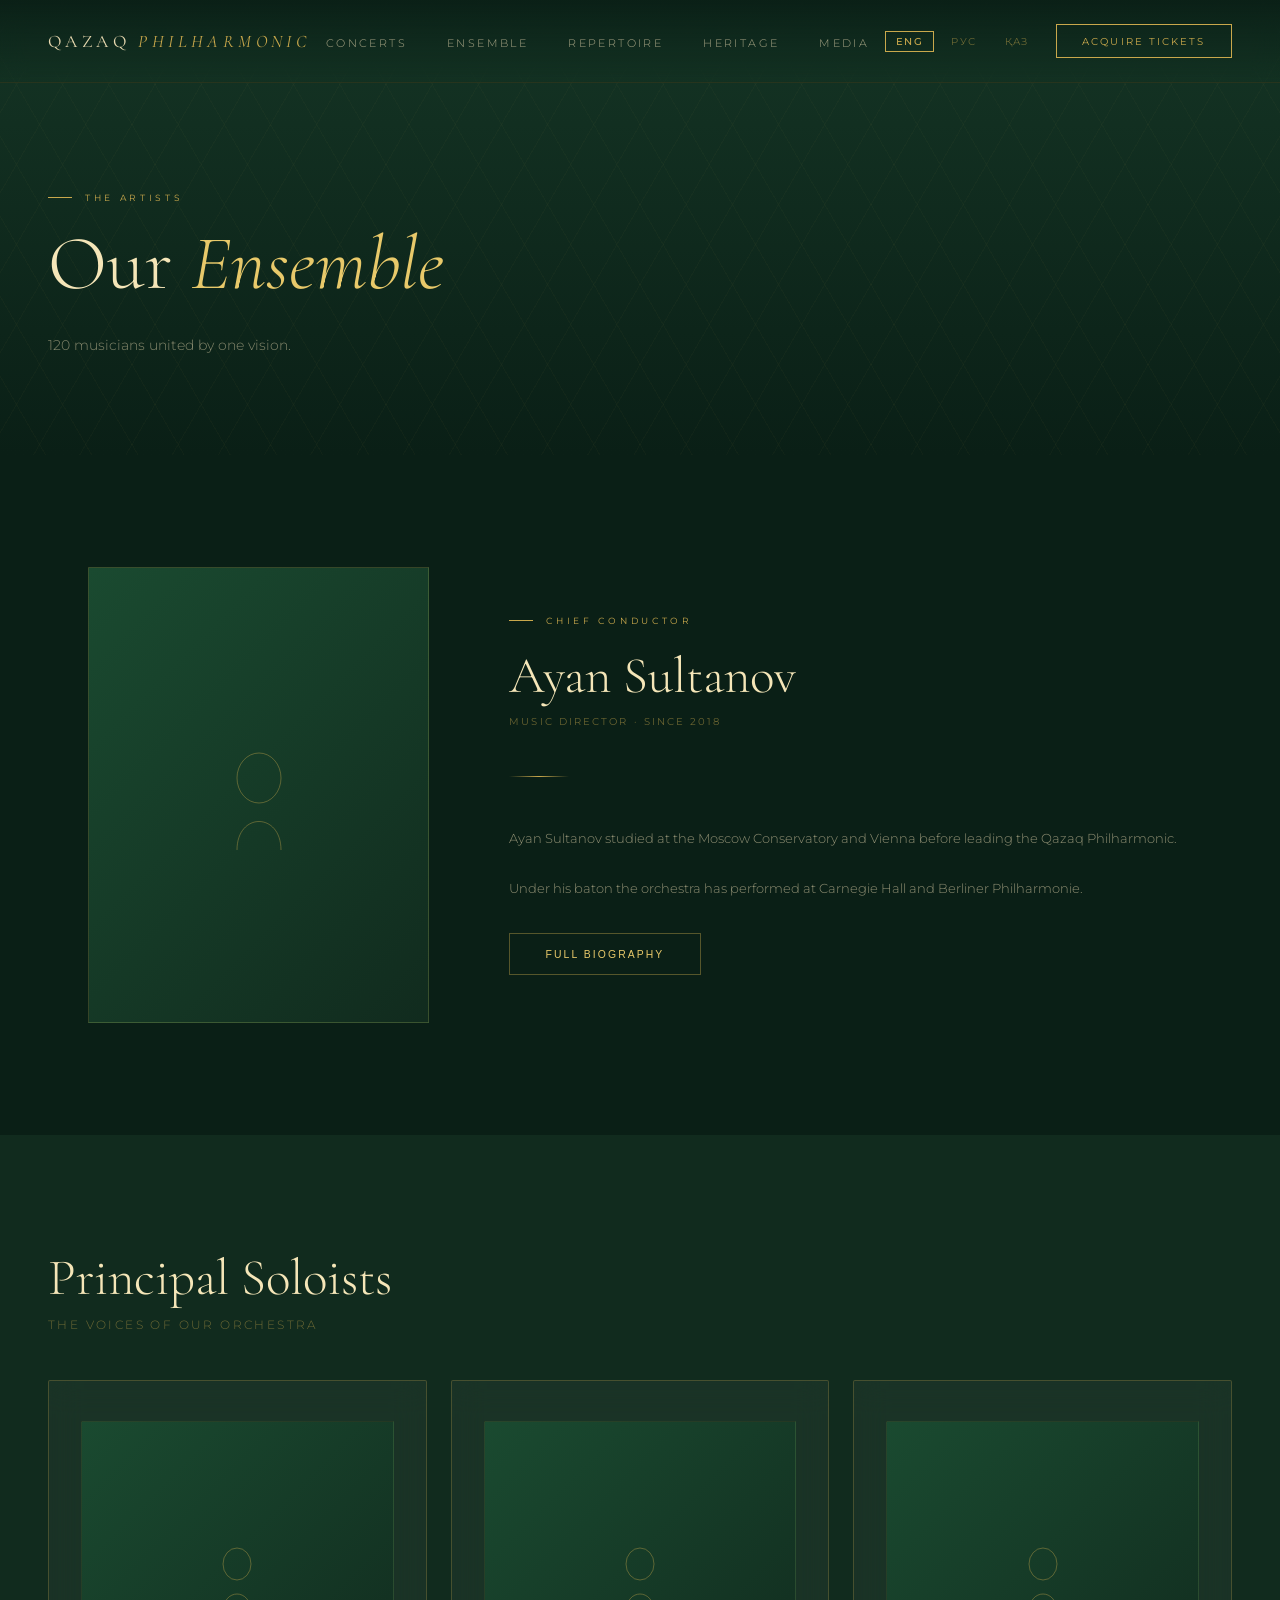
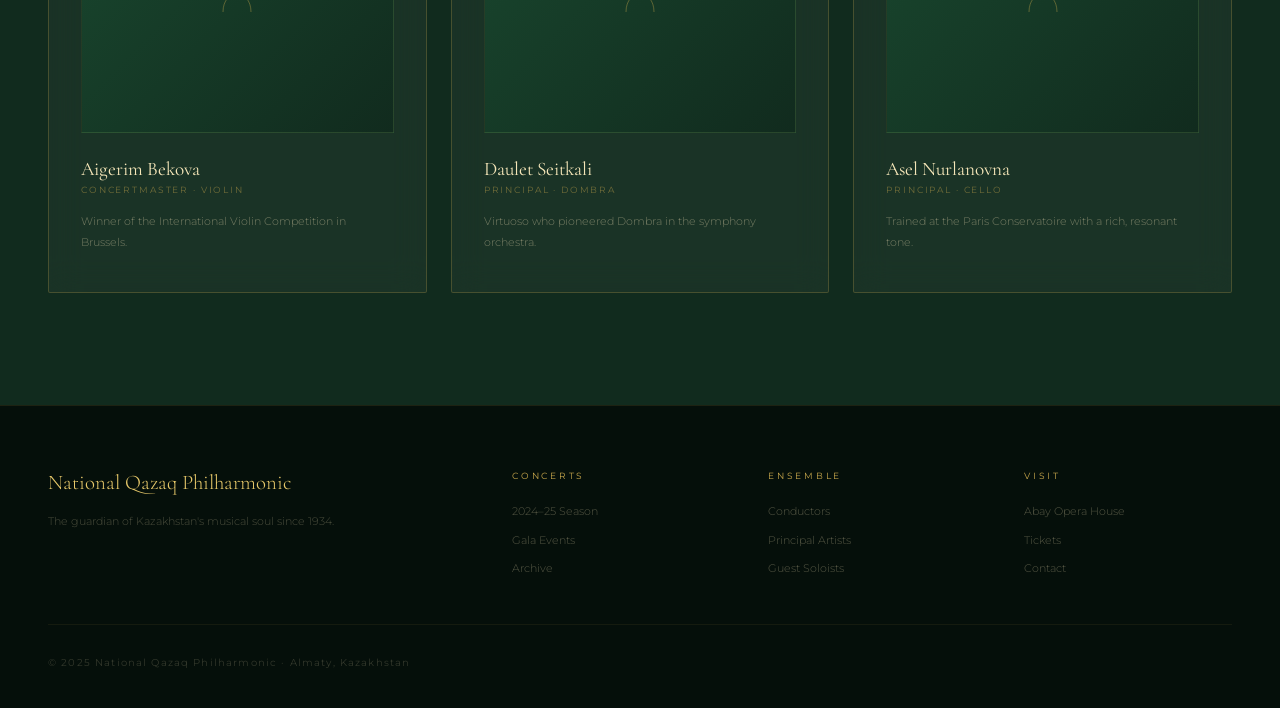
<file: orchestra.html>
<!DOCTYPE html>
<html lang="en">

<head>
  <meta charset="UTF-8">
  <meta name="viewport" content="width=device-width, initial-scale=1.0">
  <title>Ensemble · Qazaq Philharmonic</title>
  <link rel="stylesheet" href="shared.css">
</head>

<body>
  <nav class="site-nav">
    <!-- Логотип теперь ссылка, но класс остался твой, чтобы дизайн не слетел -->
    <a href="index.html" class="nav-logo" style="text-decoration: none; color: inherit; display: block;">
      Qazaq <span>Philharmonic</span>
    </a>

    <ul class="nav-links">
      <!-- Исправили ссылки на правильные файлы -->
      <li><a href="concerts.html" data-key="nav-concerts">Concerts</a></li>
      <li><a href="orchestra.html" data-key="nav-ensemble">Ensemble</a></li>
      <li><a href="repertoire.html" data-key="nav-repertoire">Repertoire</a></li>
      <li><a href="heritage.html" data-key="nav-heritage">Heritage</a></li>
      <li><a href="media.html" data-key="nav-media">Media</a></li>
    </ul>

    <div class="lang-switcher">
      <button class="lang-btn" data-lang="en" onclick="changeLanguage('en',this,window._pageTranslations)">ENG</button>
      <button class="lang-btn" data-lang="ru" onclick="changeLanguage('ru',this,window._pageTranslations)">РУС</button>
      <button class="lang-btn" data-lang="kz" onclick="changeLanguage('kz',this,window._pageTranslations)">ҚАЗ</button>
    </div>

    <!-- Кнопка билетов теперь ведет на страницу покупки -->
    <a href="tickets.html" class="nav-cta" data-key="nav-tickets"
      style="text-decoration: none; display: inline-block; text-align: center;">
      Acquire Tickets
    </a>
  </nav>

  <section class="page-hero">
    <div class="page-tag anim d1" data-key="h-tag">The Artists</div>
    <h1 class="page-h1 anim d2" data-key="h-title">Our <em>Ensemble</em></h1>
    <p class="page-lead anim d3" data-key="h-lead">120 musicians united by one vision — where the ancient voice of the
      steppe meets the grandeur of the symphony.</p>
  </section>

  <!-- CONDUCTOR -->
  <section class="section">
    <div style="display:grid;grid-template-columns:1fr 2fr;gap:5rem;align-items:center;">
      <div style="position:relative;">
        <div
          style="width:100%;aspect-ratio:3/4;background:linear-gradient(135deg,var(--em-glow),var(--em-mid));border:.5px solid rgba(201,168,76,.2);display:flex;align-items:center;justify-content:center;">
          <svg width="80" height="110" viewBox="0 0 80 110" fill="none">
            <ellipse cx="40" cy="38" rx="22" ry="25" stroke="#C9A84C" stroke-width="1" opacity=".4" />
            <path d="M18 110 C18 72 62 72 62 110" stroke="#C9A84C" stroke-width="1" opacity=".4" fill="none" />
          </svg>
        </div>
      </div>
      <div>
        <div class="page-tag" data-key="cond-tag">Chief Conductor</div>
        <h2 class="section-h2" data-key="cond-name">Ayan Sultanov</h2>
        <p style="font-size:.65rem;letter-spacing:.2em;text-transform:uppercase;color:rgba(201,168,76,.5);margin-bottom:1.5rem;"
          data-key="cond-role">Music Director · Since 2018</p>
        <div class="gold-divider"></div>
        <p style="font-size:.82rem;font-weight:300;line-height:2;color:rgba(232,217,176,.6);margin-bottom:1.5rem;"
          data-key="cond-p1">Ayan Sultanov studied at the Moscow Conservatory and Vienna before leading the Qazaq
          Philharmonic in 2018. His interpretations are celebrated for their emotional depth and cultural authenticity.
        </p>
        <p style="font-size:.82rem;font-weight:300;line-height:2;color:rgba(232,217,176,.6);margin-bottom:2rem;"
          data-key="cond-p2">Under his leadership the orchestra has performed at Carnegie Hall, Berliner Philharmonie,
          and Suntory Hall in Tokyo.</p>
        <button class="btn-ghost" data-key="cond-btn">Full Biography</button>
      </div>
    </div>
  </section>

  <!-- SOLOISTS -->
  <div class="section-mid">
    <div class="inner">
      <h2 class="section-h2" data-key="sol-title">Principal Soloists</h2>
      <p class="section-sub" data-key="sol-sub">The voices of our orchestra</p>
      <div class="grid-3">
        <div class="glass-card anim d1">
          <div
            style="width:100%;aspect-ratio:1;background:linear-gradient(135deg,var(--em-glow),var(--em-mid));margin-bottom:1.5rem;display:flex;align-items:center;justify-content:center;border:.5px solid rgba(201,168,76,.1);">
            <svg width="50" height="70" viewBox="0 0 50 70" fill="none">
              <ellipse cx="25" cy="22" rx="14" ry="16" stroke="#C9A84C" stroke-width="1" opacity=".4" />
              <path d="M11 70 C11 46 39 46 39 70" stroke="#C9A84C" stroke-width="1" opacity=".4" fill="none" />
            </svg>
          </div>
          <p style="font-family:'Cormorant Garamond',serif;font-size:1.2rem;color:var(--gold-pale);margin-bottom:.2rem;"
            data-key="s1-name">Aigerim Bekova</p>
          <p style="font-size:.58rem;letter-spacing:.2em;text-transform:uppercase;color:rgba(201,168,76,.5);margin-bottom:1rem;"
            data-key="s1-role">Concertmaster · Violin</p>
          <p style="font-size:.7rem;font-weight:300;line-height:1.8;color:rgba(232,217,176,.45);" data-key="s1-desc">
            Winner of the International Violin Competition in Brussels. Aigerim leads the string section with
            unparalleled elegance since 2015.</p>
        </div>
        <div class="glass-card anim d2">
          <div
            style="width:100%;aspect-ratio:1;background:linear-gradient(135deg,var(--em-glow),var(--em-mid));margin-bottom:1.5rem;display:flex;align-items:center;justify-content:center;border:.5px solid rgba(201,168,76,.1);">
            <svg width="50" height="70" viewBox="0 0 50 70" fill="none">
              <ellipse cx="25" cy="22" rx="14" ry="16" stroke="#C9A84C" stroke-width="1" opacity=".4" />
              <path d="M11 70 C11 46 39 46 39 70" stroke="#C9A84C" stroke-width="1" opacity=".4" fill="none" />
            </svg>
          </div>
          <p style="font-family:'Cormorant Garamond',serif;font-size:1.2rem;color:var(--gold-pale);margin-bottom:.2rem;"
            data-key="s2-name">Daulet Seitkali</p>
          <p style="font-size:.58rem;letter-spacing:.2em;text-transform:uppercase;color:rgba(201,168,76,.5);margin-bottom:1rem;"
            data-key="s2-role">Principal · Dombra</p>
          <p style="font-size:.7rem;font-weight:300;line-height:1.8;color:rgba(232,217,176,.45);" data-key="s2-desc">
            Virtuoso of the Dombra who pioneered its integration into the symphony orchestra, bridging two great musical
            worlds.</p>
        </div>
        <div class="glass-card anim d3">
          <div
            style="width:100%;aspect-ratio:1;background:linear-gradient(135deg,var(--em-glow),var(--em-mid));margin-bottom:1.5rem;display:flex;align-items:center;justify-content:center;border:.5px solid rgba(201,168,76,.1);">
            <svg width="50" height="70" viewBox="0 0 50 70" fill="none">
              <ellipse cx="25" cy="22" rx="14" ry="16" stroke="#C9A84C" stroke-width="1" opacity=".4" />
              <path d="M11 70 C11 46 39 46 39 70" stroke="#C9A84C" stroke-width="1" opacity=".4" fill="none" />
            </svg>
          </div>
          <p style="font-family:'Cormorant Garamond',serif;font-size:1.2rem;color:var(--gold-pale);margin-bottom:.2rem;"
            data-key="s3-name">Asel Nurlanovna</p>
          <p style="font-size:.58rem;letter-spacing:.2em;text-transform:uppercase;color:rgba(201,168,76,.5);margin-bottom:1rem;"
            data-key="s3-role">Principal · Cello</p>
          <p style="font-size:.7rem;font-weight:300;line-height:1.8;color:rgba(232,217,176,.45);" data-key="s3-desc">
            Trained at the Paris Conservatoire, Asel anchors the cello section. Her warm, resonant tone has become a
            defining sound of our orchestra.</p>
        </div>
      </div>
    </div>
  </div>

  <footer class="site-footer">
    <div class="footer-grid">
      <div>
        <p class="footer-brand" data-key="footer-brand">National Qazaq Philharmonic</p>
        <p class="footer-body" data-key="footer-about">The guardian of Kazakhstan's musical soul since 1934.</p>
      </div>
      <div>
        <p class="footer-col-title" data-key="footer-col1">Concerts</p>
        <ul class="footer-links">
          <li><a href="#" data-key="footer-season">2024–25 Season</a></li>
          <li><a href="#" data-key="footer-gala">Gala Events</a></li>
          <li><a href="#" data-key="footer-archive">Archive</a></li>
        </ul>
      </div>
      <div>
        <p class="footer-col-title" data-key="footer-col2">Ensemble</p>
        <ul class="footer-links">
          <li><a href="#" data-key="footer-conductors">Conductors</a></li>
          <li><a href="#" data-key="footer-artists">Principal Artists</a></li>
          <li><a href="#" data-key="footer-soloists">Guest Soloists</a></li>
        </ul>
      </div>
      <div>
        <p class="footer-col-title" data-key="footer-col3">Visit</p>
        <ul class="footer-links">
          <li><a href="#" data-key="footer-venue">Abay Opera House</a></li>
          <li><a href="#" data-key="footer-tickets">Tickets</a></li>
          <li><a href="#" data-key="footer-contact">Contact</a></li>
        </ul>
      </div>
    </div>
    <div class="footer-bottom"><span data-key="footer-copy">© 2025 National Qazaq Philharmonic · Almaty</span></div>
  </footer>

  <script src="shared.js"></script>
  <script>
    window._pageTranslations = {
      en: { 'h-tag': 'The Artists', 'h-title': 'Our <em>Ensemble</em>', 'h-lead': '120 musicians united by one vision.', 'cond-tag': 'Chief Conductor', 'cond-name': 'Ayan Sultanov', 'cond-role': 'Music Director · Since 2018', 'cond-p1': 'Ayan Sultanov studied at the Moscow Conservatory and Vienna before leading the Qazaq Philharmonic.', 'cond-p2': 'Under his baton the orchestra has performed at Carnegie Hall and Berliner Philharmonie.', 'cond-btn': 'Full Biography', 'sol-title': 'Principal Soloists', 'sol-sub': 'The voices of our orchestra', 's1-name': 'Aigerim Bekova', 's1-role': 'Concertmaster · Violin', 's1-desc': 'Winner of the International Violin Competition in Brussels.', 's2-name': 'Daulet Seitkali', 's2-role': 'Principal · Dombra', 's2-desc': 'Virtuoso who pioneered Dombra in the symphony orchestra.', 's3-name': 'Asel Nurlanovna', 's3-role': 'Principal · Cello', 's3-desc': 'Trained at the Paris Conservatoire with a rich, resonant tone.' },
      ru: { 'h-tag': 'Артисты', 'h-title': 'Наш <em>Оркестр</em>', 'h-lead': '120 музыкантов с единым видением.', 'cond-tag': 'Главный дирижёр', 'cond-name': 'Аян Султанов', 'cond-role': 'Музыкальный директор · С 2018', 'cond-p1': 'Аян Султанов учился в Московской консерватории и Вене, в 2018 году возглавил Казахскую Филармонию.', 'cond-p2': 'Под его руководством оркестр выступал в Карнеги-Холл и Берлинской филармонии.', 'cond-btn': 'Полная биография', 'sol-title': 'Ведущие солисты', 'sol-sub': 'Голоса нашего оркестра', 's1-name': 'Айгерим Бекова', 's1-role': 'Концертмейстер · Скрипка', 's1-desc': 'Лауреат международного конкурса в Брюсселе.', 's2-name': 'Даулет Сейткали', 's2-role': 'Солист · Домбра', 's2-desc': 'Виртуоз домбры, пионер её интеграции в симфонический оркестр.', 's3-name': 'Асель Нурланова', 's3-role': 'Солист · Виолончель', 's3-desc': 'Выпускница Парижской консерватории с тёплым насыщенным звуком.' },
      kz: { 'h-tag': 'Артистер', 'h-title': 'Біздің <em>Оркестр</em>', 'h-lead': 'Ортақ мақсатпен біріккен 120 музыкант.', 'cond-tag': 'Бас дирижер', 'cond-name': 'Аян Сүлтанов', 'cond-role': 'Музыкалық директор · 2018 жылдан', 'cond-p1': 'Аян Сүлтанов Мәскеу консерваториясы мен Венада оқыды.', 'cond-p2': 'Оның басшылығымен оркестр Карнеги-Холл мен Берлин филармониясында өнер көрсетті.', 'cond-btn': 'Толық өмірбаяны', 'sol-title': 'Жетекші солистер', 'sol-sub': 'Оркестріміздің дауыстары', 's1-name': 'Айгерім Бекова', 's1-role': 'Концертмейстер · Скрипка', 's1-desc': 'Брюссель халықаралық конкурсының лауреаты.', 's2-name': 'Дәулет Сейтқали', 's2-role': 'Солист · Домбыра', 's2-desc': 'Домбыраны симфониялық оркестрге енгізген виртуоз.', 's3-name': 'Әсел Нұрланова', 's3-role': 'Солист · Виолончель', 's3-desc': 'Париж консерваториясының түлегі, жылы үнді виолончельші.' }
    };
  </script>
</body>

</html>
</file>
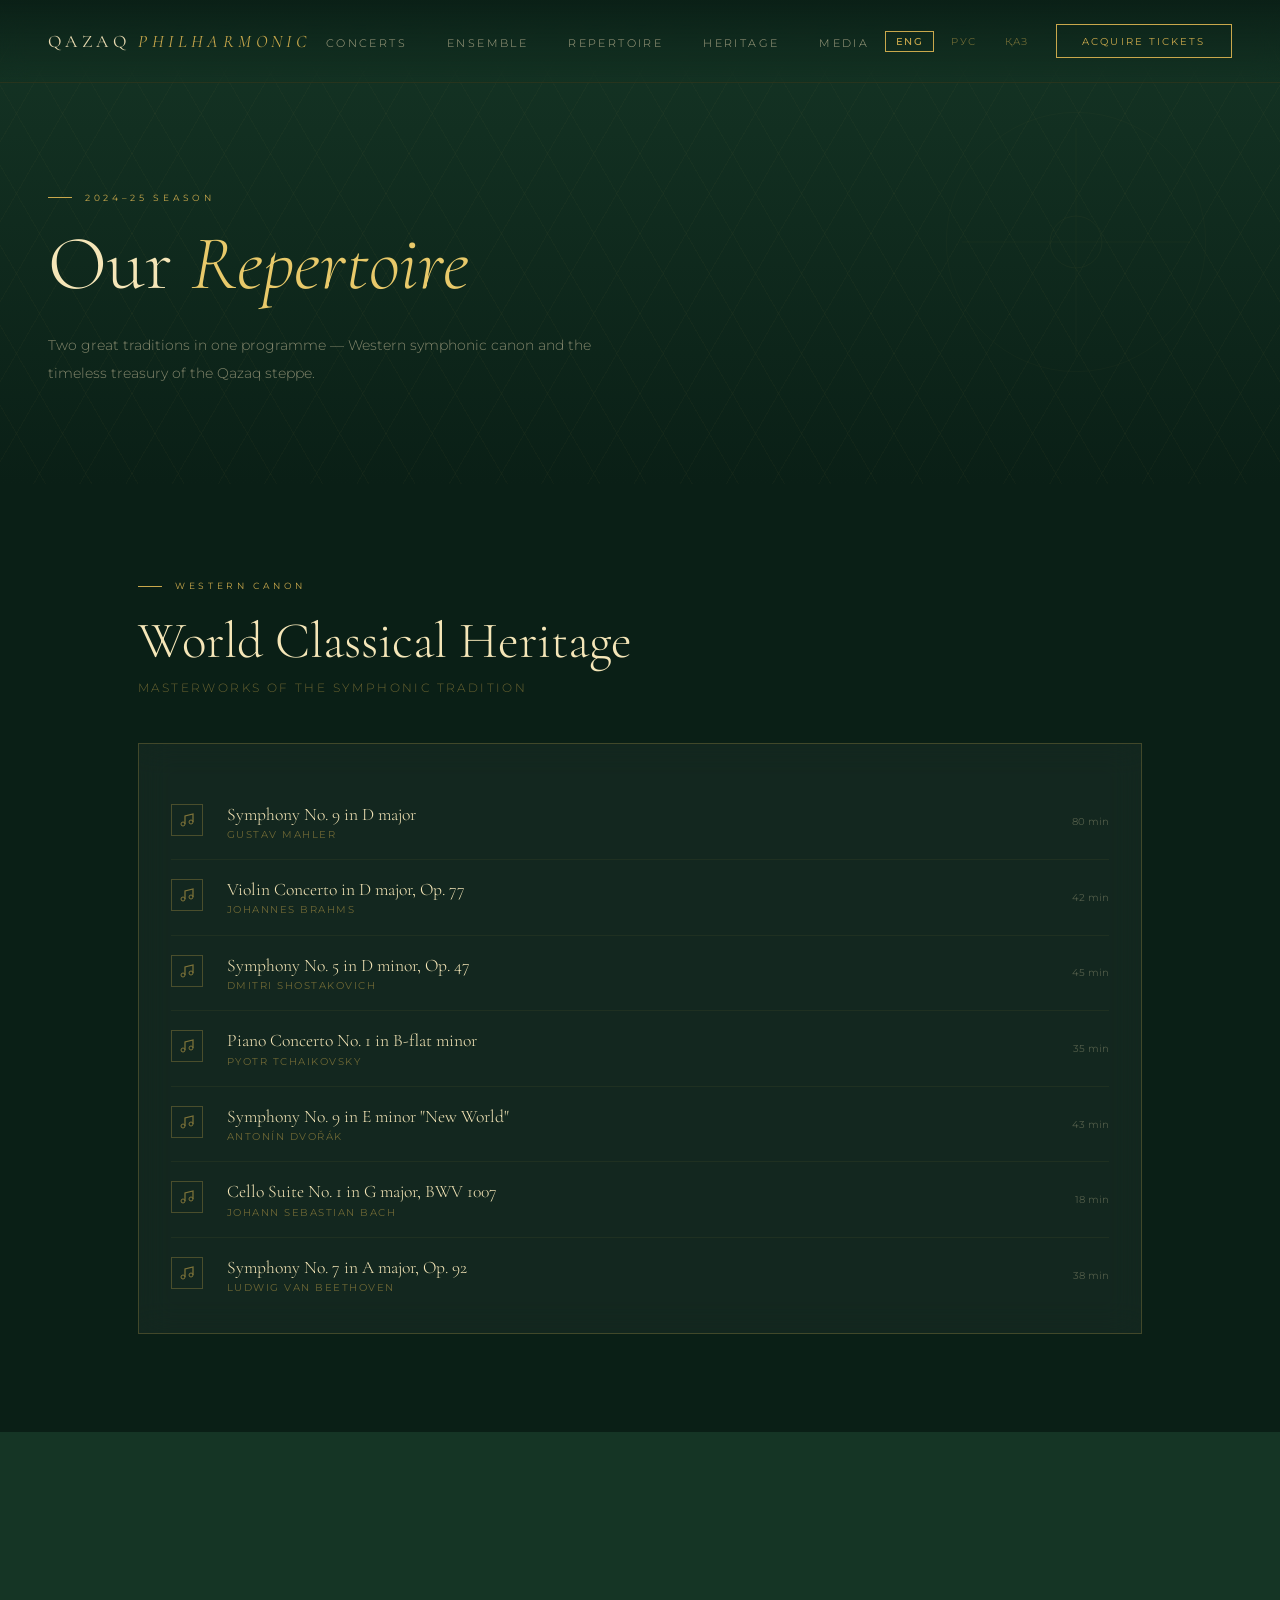
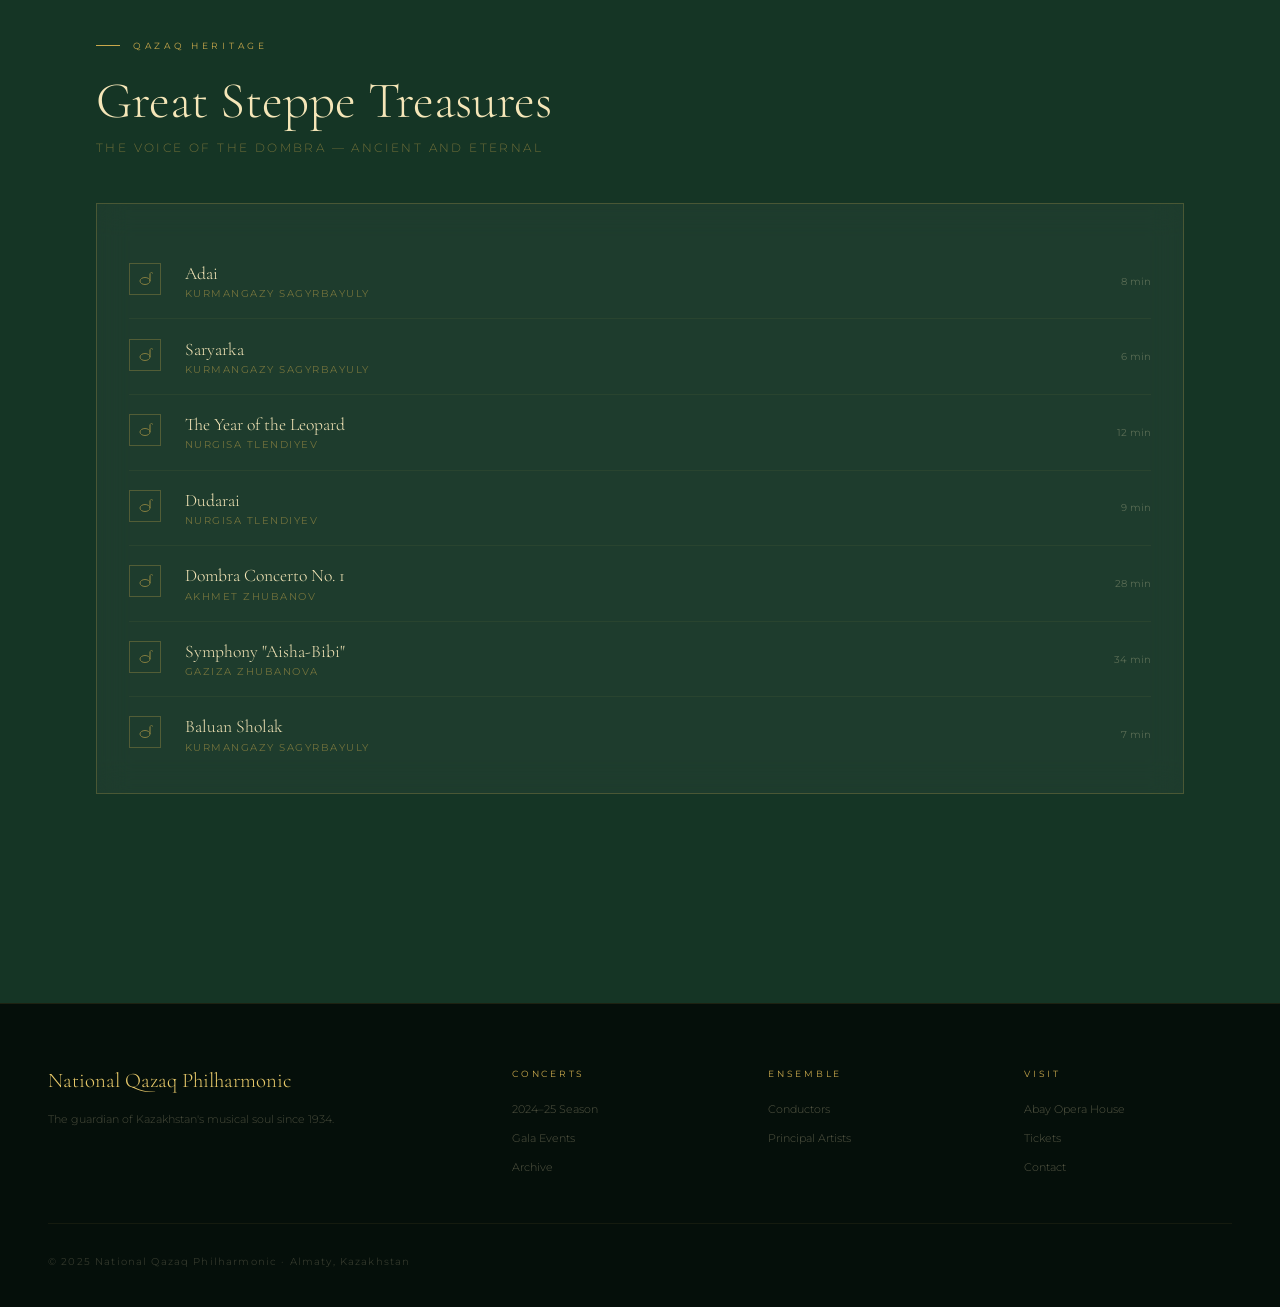
<file: repertoire.html>
<!DOCTYPE html>
<html lang="en">

<head>
  <meta charset="UTF-8">
  <meta name="viewport" content="width=device-width,initial-scale=1.0">
  <title>Repertoire · Qazaq Philharmonic</title>
  <link rel="stylesheet" href="shared.css">
  <style>
    .rep-section {
      padding: 6rem 3rem;
      max-width: 1100px;
      margin: 0 auto;
    }

    .rep-glass {
      background: var(--glass-bg);
      border: .5px solid var(--glass-border);
      backdrop-filter: blur(16px);
      padding: 2.5rem 2rem;
      margin-bottom: 1.5px;
    }

    .rep-item {
      display: flex;
      align-items: flex-start;
      gap: 1.5rem;
      padding: 1.2rem 0;
      border-bottom: .5px solid rgba(201, 168, 76, .07);
    }

    .rep-item:last-child {
      border-bottom: none;
      padding-bottom: 0;
    }

    .note-icon {
      flex-shrink: 0;
      width: 32px;
      height: 32px;
      display: flex;
      align-items: center;
      justify-content: center;
      border: .5px solid rgba(201, 168, 76, .3);
    }

    .note-icon svg {
      width: 16px;
      height: 16px;
      opacity: .6;
    }

    .rep-meta {
      flex: 1;
    }

    .rep-title {
      font-family: 'Cormorant Garamond', serif;
      font-size: 1.1rem;
      font-weight: 300;
      color: var(--gold-pale);
      margin-bottom: .2rem;
    }

    .rep-comp {
      font-size: .62rem;
      letter-spacing: .15em;
      text-transform: uppercase;
      color: rgba(201, 168, 76, .5);
    }

    .rep-dur {
      font-size: .6rem;
      color: rgba(232, 217, 176, .3);
      margin-left: auto;
      flex-shrink: 0;
      align-self: center;
    }

    .section-mid2 {
      background: var(--em-rich);
    }
  </style>
</head>

<body>

  <nav class="site-nav">
    <!-- Логотип теперь ссылка, но класс остался твой, чтобы дизайн не слетел -->
    <a href="index.html" class="nav-logo" style="text-decoration: none; color: inherit; display: block;">
      Qazaq <span>Philharmonic</span>
    </a>

    <ul class="nav-links">
      <!-- Исправили ссылки на правильные файлы -->
      <li><a href="concerts.html" data-key="nav-concerts">Concerts</a></li>
      <li><a href="orchestra.html" data-key="nav-ensemble">Ensemble</a></li>
      <li><a href="repertoire.html" data-key="nav-repertoire">Repertoire</a></li>
      <li><a href="heritage.html" data-key="nav-heritage">Heritage</a></li>
      <li><a href="media.html" data-key="nav-media">Media</a></li>
    </ul>

    <div class="lang-switcher">
      <button class="lang-btn" data-lang="en" onclick="changeLanguage('en',this,window._pageTranslations)">ENG</button>
      <button class="lang-btn" data-lang="ru" onclick="changeLanguage('ru',this,window._pageTranslations)">РУС</button>
      <button class="lang-btn" data-lang="kz" onclick="changeLanguage('kz',this,window._pageTranslations)">ҚАЗ</button>
    </div>

    <!-- Кнопка билетов теперь ведет на страницу покупки -->
    <a href="tickets.html" class="nav-cta" data-key="nav-tickets"
      style="text-decoration: none; display: inline-block; text-align: center;">
      Acquire Tickets
    </a>
  </nav>

  <section class="page-hero">
    <svg style="position:absolute;right:5%;top:50%;transform:translateY(-50%);width:280px;opacity:.06;"
      viewBox="0 0 540 540" fill="none">
      <circle cx="270" cy="270" r="250" stroke="#C9A84C" stroke-width="1" />
      <line x1="270" y1="50" x2="270" y2="490" stroke="#C9A84C" stroke-width="1.2" />
      <line x1="50" y1="270" x2="490" y2="270" stroke="#C9A84C" stroke-width="1.2" />
      <circle cx="270" cy="270" r="50" stroke="#C9A84C" stroke-width="1.5" />
    </svg>
    <div class="page-tag anim d1" data-key="h-tag">2024–25 Season</div>
    <h1 class="page-h1 anim d2" data-key="h-title">Our <em>Repertoire</em></h1>
    <p class="page-lead anim d3" data-key="h-lead">Two great traditions in one programme — the Western symphonic canon
      and the timeless treasury of the Qazaq steppe.</p>
  </section>

  <!-- SECTION 1: WORLD CLASSICAL -->
  <div class="rep-section">
    <div class="page-tag" data-key="s1-tag">Western Canon</div>
    <h2 class="section-h2" data-key="s1-title">World Classical Heritage</h2>
    <p class="section-sub" data-key="s1-sub">Masterworks of the symphonic tradition</p>

    <div class="rep-glass">
      <div class="rep-item">
        <div class="note-icon"><svg viewBox="0 0 16 16" fill="none">
            <path d="M6 12V4l8-2v8" stroke="#C9A84C" stroke-width="1.2" />
            <circle cx="4" cy="12" r="2" stroke="#C9A84C" stroke-width="1" />
            <circle cx="12" cy="10" r="2" stroke="#C9A84C" stroke-width="1" />
          </svg></div>
        <div class="rep-meta">
          <p class="rep-title" data-key="w1-t">Symphony No. 9 in D major</p>
          <p class="rep-comp">Gustav Mahler</p>
        </div>
        <span class="rep-dur">80 min</span>
      </div>
      <div class="rep-item">
        <div class="note-icon"><svg viewBox="0 0 16 16" fill="none">
            <path d="M6 12V4l8-2v8" stroke="#C9A84C" stroke-width="1.2" />
            <circle cx="4" cy="12" r="2" stroke="#C9A84C" stroke-width="1" />
            <circle cx="12" cy="10" r="2" stroke="#C9A84C" stroke-width="1" />
          </svg></div>
        <div class="rep-meta">
          <p class="rep-title" data-key="w2-t">Violin Concerto in D major, Op. 77</p>
          <p class="rep-comp">Johannes Brahms</p>
        </div>
        <span class="rep-dur">42 min</span>
      </div>
      <div class="rep-item">
        <div class="note-icon"><svg viewBox="0 0 16 16" fill="none">
            <path d="M6 12V4l8-2v8" stroke="#C9A84C" stroke-width="1.2" />
            <circle cx="4" cy="12" r="2" stroke="#C9A84C" stroke-width="1" />
            <circle cx="12" cy="10" r="2" stroke="#C9A84C" stroke-width="1" />
          </svg></div>
        <div class="rep-meta">
          <p class="rep-title" data-key="w3-t">Symphony No. 5 in D minor, Op. 47</p>
          <p class="rep-comp">Dmitri Shostakovich</p>
        </div>
        <span class="rep-dur">45 min</span>
      </div>
      <div class="rep-item">
        <div class="note-icon"><svg viewBox="0 0 16 16" fill="none">
            <path d="M6 12V4l8-2v8" stroke="#C9A84C" stroke-width="1.2" />
            <circle cx="4" cy="12" r="2" stroke="#C9A84C" stroke-width="1" />
            <circle cx="12" cy="10" r="2" stroke="#C9A84C" stroke-width="1" />
          </svg></div>
        <div class="rep-meta">
          <p class="rep-title" data-key="w4-t">Piano Concerto No. 1 in B-flat minor</p>
          <p class="rep-comp">Pyotr Tchaikovsky</p>
        </div>
        <span class="rep-dur">35 min</span>
      </div>
      <div class="rep-item">
        <div class="note-icon"><svg viewBox="0 0 16 16" fill="none">
            <path d="M6 12V4l8-2v8" stroke="#C9A84C" stroke-width="1.2" />
            <circle cx="4" cy="12" r="2" stroke="#C9A84C" stroke-width="1" />
            <circle cx="12" cy="10" r="2" stroke="#C9A84C" stroke-width="1" />
          </svg></div>
        <div class="rep-meta">
          <p class="rep-title" data-key="w5-t">Symphony No. 9 in E minor "New World"</p>
          <p class="rep-comp">Antonín Dvořák</p>
        </div>
        <span class="rep-dur">43 min</span>
      </div>
      <div class="rep-item">
        <div class="note-icon"><svg viewBox="0 0 16 16" fill="none">
            <path d="M6 12V4l8-2v8" stroke="#C9A84C" stroke-width="1.2" />
            <circle cx="4" cy="12" r="2" stroke="#C9A84C" stroke-width="1" />
            <circle cx="12" cy="10" r="2" stroke="#C9A84C" stroke-width="1" />
          </svg></div>
        <div class="rep-meta">
          <p class="rep-title" data-key="w6-t">Cello Suite No. 1 in G major, BWV 1007</p>
          <p class="rep-comp">Johann Sebastian Bach</p>
        </div>
        <span class="rep-dur">18 min</span>
      </div>
      <div class="rep-item">
        <div class="note-icon"><svg viewBox="0 0 16 16" fill="none">
            <path d="M6 12V4l8-2v8" stroke="#C9A84C" stroke-width="1.2" />
            <circle cx="4" cy="12" r="2" stroke="#C9A84C" stroke-width="1" />
            <circle cx="12" cy="10" r="2" stroke="#C9A84C" stroke-width="1" />
          </svg></div>
        <div class="rep-meta">
          <p class="rep-title" data-key="w7-t">Symphony No. 7 in A major, Op. 92</p>
          <p class="rep-comp">Ludwig van Beethoven</p>
        </div>
        <span class="rep-dur">38 min</span>
      </div>
    </div>
  </div>

  <!-- SECTION 2: QAZAQ STEPPE -->
  <div class="section-mid section-mid2">
    <div class="inner rep-section" style="padding-top:6rem;padding-bottom:6rem;">
      <div class="page-tag" data-key="s2-tag">Qazaq Heritage</div>
      <h2 class="section-h2" data-key="s2-title">Great Steppe Treasures</h2>
      <p class="section-sub" data-key="s2-sub">The voice of the Dombra — ancient and eternal</p>

      <div class="rep-glass">
        <div class="rep-item">
          <div class="note-icon"><svg viewBox="0 0 16 16" fill="none">
              <ellipse cx="8" cy="10" rx="5" ry="3.5" stroke="#C9A84C" stroke-width="1" />
              <line x1="13" y1="10" x2="13" y2="3" stroke="#C9A84C" stroke-width="1.2" />
              <path d="M13 3 C13 1, 16 1, 16 3" stroke="#C9A84C" stroke-width=".8" />
            </svg></div>
          <div class="rep-meta">
            <p class="rep-title" data-key="k1-t">Adai</p>
            <p class="rep-comp">Kurmangazy Sagyrbayuly</p>
          </div>
          <span class="rep-dur">8 min</span>
        </div>
        <div class="rep-item">
          <div class="note-icon"><svg viewBox="0 0 16 16" fill="none">
              <ellipse cx="8" cy="10" rx="5" ry="3.5" stroke="#C9A84C" stroke-width="1" />
              <line x1="13" y1="10" x2="13" y2="3" stroke="#C9A84C" stroke-width="1.2" />
              <path d="M13 3 C13 1, 16 1, 16 3" stroke="#C9A84C" stroke-width=".8" />
            </svg></div>
          <div class="rep-meta">
            <p class="rep-title" data-key="k2-t">Saryarka</p>
            <p class="rep-comp">Kurmangazy Sagyrbayuly</p>
          </div>
          <span class="rep-dur">6 min</span>
        </div>
        <div class="rep-item">
          <div class="note-icon"><svg viewBox="0 0 16 16" fill="none">
              <ellipse cx="8" cy="10" rx="5" ry="3.5" stroke="#C9A84C" stroke-width="1" />
              <line x1="13" y1="10" x2="13" y2="3" stroke="#C9A84C" stroke-width="1.2" />
              <path d="M13 3 C13 1, 16 1, 16 3" stroke="#C9A84C" stroke-width=".8" />
            </svg></div>
          <div class="rep-meta">
            <p class="rep-title" data-key="k3-t">The Year of the Leopard</p>
            <p class="rep-comp">Nurgisa Tlendiyev</p>
          </div>
          <span class="rep-dur">12 min</span>
        </div>
        <div class="rep-item">
          <div class="note-icon"><svg viewBox="0 0 16 16" fill="none">
              <ellipse cx="8" cy="10" rx="5" ry="3.5" stroke="#C9A84C" stroke-width="1" />
              <line x1="13" y1="10" x2="13" y2="3" stroke="#C9A84C" stroke-width="1.2" />
              <path d="M13 3 C13 1, 16 1, 16 3" stroke="#C9A84C" stroke-width=".8" />
            </svg></div>
          <div class="rep-meta">
            <p class="rep-title" data-key="k4-t">Dudarai</p>
            <p class="rep-comp">Nurgisa Tlendiyev</p>
          </div>
          <span class="rep-dur">9 min</span>
        </div>
        <div class="rep-item">
          <div class="note-icon"><svg viewBox="0 0 16 16" fill="none">
              <ellipse cx="8" cy="10" rx="5" ry="3.5" stroke="#C9A84C" stroke-width="1" />
              <line x1="13" y1="10" x2="13" y2="3" stroke="#C9A84C" stroke-width="1.2" />
              <path d="M13 3 C13 1, 16 1, 16 3" stroke="#C9A84C" stroke-width=".8" />
            </svg></div>
          <div class="rep-meta">
            <p class="rep-title" data-key="k5-t">Dombra Concerto No. 1</p>
            <p class="rep-comp">Akhmet Zhubanov</p>
          </div>
          <span class="rep-dur">28 min</span>
        </div>
        <div class="rep-item">
          <div class="note-icon"><svg viewBox="0 0 16 16" fill="none">
              <ellipse cx="8" cy="10" rx="5" ry="3.5" stroke="#C9A84C" stroke-width="1" />
              <line x1="13" y1="10" x2="13" y2="3" stroke="#C9A84C" stroke-width="1.2" />
              <path d="M13 3 C13 1, 16 1, 16 3" stroke="#C9A84C" stroke-width=".8" />
            </svg></div>
          <div class="rep-meta">
            <p class="rep-title" data-key="k6-t">Symphony "Aisha-Bibi"</p>
            <p class="rep-comp">Gaziza Zhubanova</p>
          </div>
          <span class="rep-dur">34 min</span>
        </div>
        <div class="rep-item">
          <div class="note-icon"><svg viewBox="0 0 16 16" fill="none">
              <ellipse cx="8" cy="10" rx="5" ry="3.5" stroke="#C9A84C" stroke-width="1" />
              <line x1="13" y1="10" x2="13" y2="3" stroke="#C9A84C" stroke-width="1.2" />
              <path d="M13 3 C13 1, 16 1, 16 3" stroke="#C9A84C" stroke-width=".8" />
            </svg></div>
          <div class="rep-meta">
            <p class="rep-title" data-key="k7-t">Baluan Sholak</p>
            <p class="rep-comp">Kurmangazy Sagyrbayuly</p>
          </div>
          <span class="rep-dur">7 min</span>
        </div>
      </div>
    </div>
  </div>

  <!-- FOOTER -->
  <footer class="site-footer">
    <div class="footer-grid">
      <div>
        <p class="footer-brand" data-key="footer-brand">National Qazaq Philharmonic</p>
        <p class="footer-body" data-key="footer-about">The guardian of Kazakhstan's musical soul since 1934.</p>
      </div>
      <div>
        <p class="footer-col-title" data-key="footer-col1">Concerts</p>
        <ul class="footer-links">
          <li><a href="concerts.html" data-key="footer-season">2024–25 Season</a></li>
          <li><a href="#" data-key="footer-gala">Gala Events</a></li>
          <li><a href="#" data-key="footer-archive">Archive</a></li>
        </ul>
      </div>
      <div>
        <p class="footer-col-title" data-key="footer-col2">Ensemble</p>
        <ul class="footer-links">
          <li><a href="orchestra.html" data-key="footer-conductors">Conductors</a></li>
          <li><a href="orchestra.html" data-key="footer-artists">Principal Artists</a></li>
        </ul>
      </div>
      <div>
        <p class="footer-col-title" data-key="footer-col3">Visit</p>
        <ul class="footer-links">
          <li><a href="#" data-key="footer-venue">Abay Opera House</a></li>
          <li><a href="tickets.html" data-key="footer-tickets">Tickets</a></li>
          <li><a href="#" data-key="footer-contact">Contact</a></li>
        </ul>
      </div>
    </div>
    <div class="footer-bottom"><span data-key="footer-copy">© 2025 National Qazaq Philharmonic · Almaty</span></div>
  </footer>

  <script src="shared.js"></script>
  <script>
    window._pageTranslations = {
      en: {
        'h-tag': '2024–25 Season', 'h-title': 'Our <em>Repertoire</em>',
        'h-lead': 'Two great traditions in one programme — Western symphonic canon and the timeless treasury of the Qazaq steppe.',
        's1-tag': 'Western Canon', 's1-title': 'World Classical Heritage', 's1-sub': 'Masterworks of the symphonic tradition',
        'w1-t': 'Symphony No. 9 in D major', 'w2-t': 'Violin Concerto in D major, Op. 77',
        'w3-t': 'Symphony No. 5 in D minor, Op. 47', 'w4-t': 'Piano Concerto No. 1 in B-flat minor',
        'w5-t': 'Symphony No. 9 in E minor "New World"', 'w6-t': 'Cello Suite No. 1 in G major, BWV 1007',
        'w7-t': 'Symphony No. 7 in A major, Op. 92',
        's2-tag': 'Qazaq Heritage', 's2-title': 'Great Steppe Treasures', 's2-sub': 'The voice of the Dombra — ancient and eternal',
        'k1-t': 'Adai', 'k2-t': 'Saryarka', 'k3-t': 'The Year of the Leopard',
        'k4-t': 'Dudarai', 'k5-t': 'Dombra Concerto No. 1', 'k6-t': 'Symphony "Aisha-Bibi"', 'k7-t': 'Baluan Sholak',
      },
      ru: {
        'h-tag': 'Сезон 2024–25', 'h-title': 'Наш <em>Репертуар</em>',
        'h-lead': 'Два великих наследия в одной программе — западный симфонический канон и вечная сокровищница казахской степи.',
        's1-tag': 'Западная классика', 's1-title': 'Мировое классическое наследие', 's1-sub': 'Шедевры симфонической традиции',
        'w1-t': 'Симфония № 9 ре мажор', 'w2-t': 'Скрипичный концерт ре мажор, соч. 77',
        'w3-t': 'Симфония № 5 ре минор, соч. 47', 'w4-t': 'Фортепианный концерт № 1 си-бемоль минор',
        'w5-t': 'Симфония № 9 ми минор «Из Нового Света»', 'w6-t': 'Сюита для виолончели № 1 соль мажор, BWV 1007',
        'w7-t': 'Симфония № 7 ля мажор, соч. 92',
        's2-tag': 'Казахское наследие', 's2-title': 'Сокровища великой степи', 's2-sub': 'Голос домбры — древний и вечный',
        'k1-t': 'Адай', 'k2-t': 'Сарыарқа', 'k3-t': 'Год Барса',
        'k4-t': 'Дударай', 'k5-t': 'Концерт для домбры № 1', 'k6-t': 'Симфония «Айша-Биби»', 'k7-t': 'Балуан Шолак',
      },
      kz: {
        'h-tag': '2024–25 Маусымы', 'h-title': 'Біздің <em>Репертуарымыз</em>',
        'h-lead': 'Бір бағдарламада екі ұлы дәстүр — батыс симфониялық канон және қазақ даласының мәңгілік қазынасы.',
        's1-tag': 'Батыс классикасы', 's1-title': 'Дүниежүзілік классикалық мұра', 's1-sub': 'Симфониялық дәстүрдің шедеврлері',
        'w1-t': '9-симфония, ре мажор', 'w2-t': 'Скрипка концерті, ре мажор, оп. 77',
        'w3-t': '5-симфония, ре минор, оп. 47', 'w4-t': 'Фортепиано концерті № 1, си-бемоль минор',
        'w5-t': '9-симфония, ми минор «Жаңа дүниеден»', 'w6-t': 'Виолончель сюитасы № 1, соль мажор, BWV 1007',
        'w7-t': '7-симфония, ля мажор, оп. 92',
        's2-tag': 'Қазақ мұрасы', 's2-title': 'Ұлы дала қазынасы', 's2-sub': 'Домбыра үні — ежелгі және мәңгілік',
        'k1-t': 'Адай', 'k2-t': 'Сарыарқа', 'k3-t': 'Барыс жылы',
        'k4-t': 'Дударай', 'k5-t': 'Домбыра концерті № 1', 'k6-t': '«Айша-Биби» симфониясы', 'k7-t': 'Балуан Шолақ',
      }
    };
  </script>
</body>

</html>
</file>
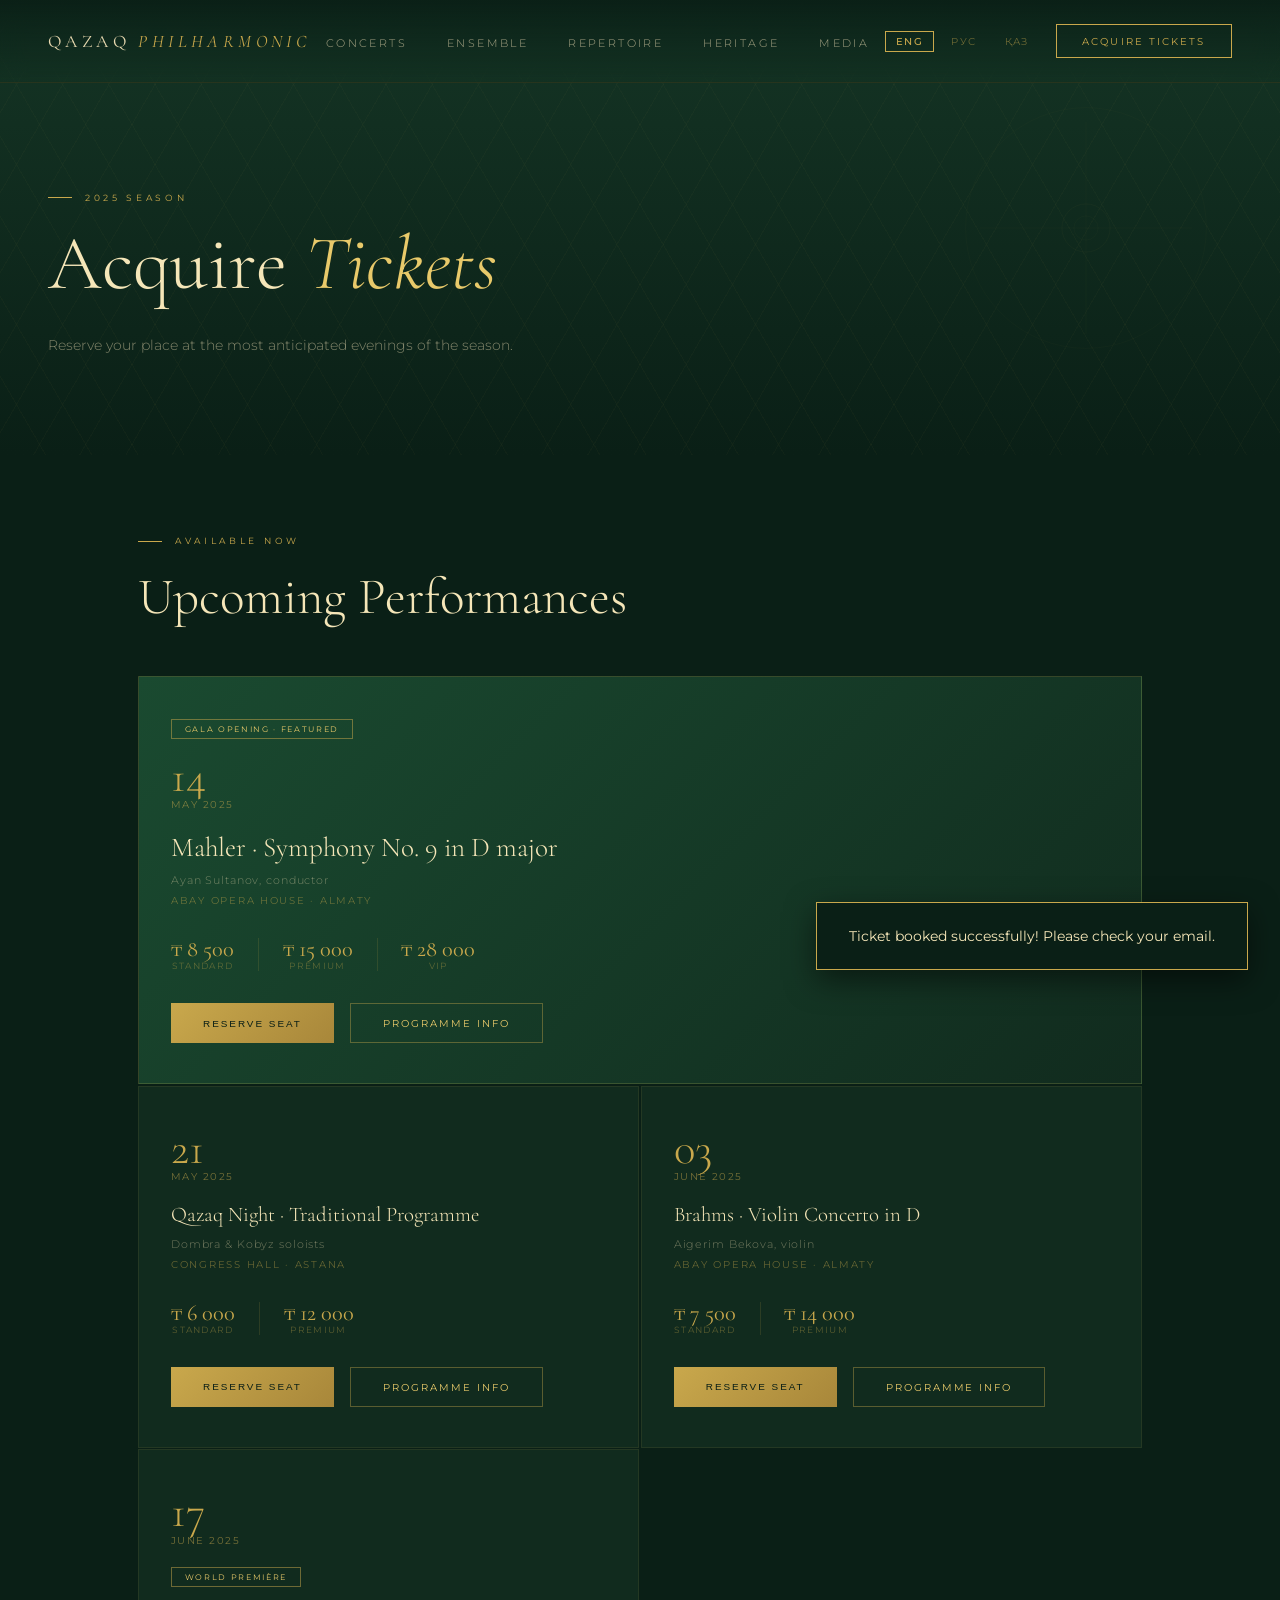
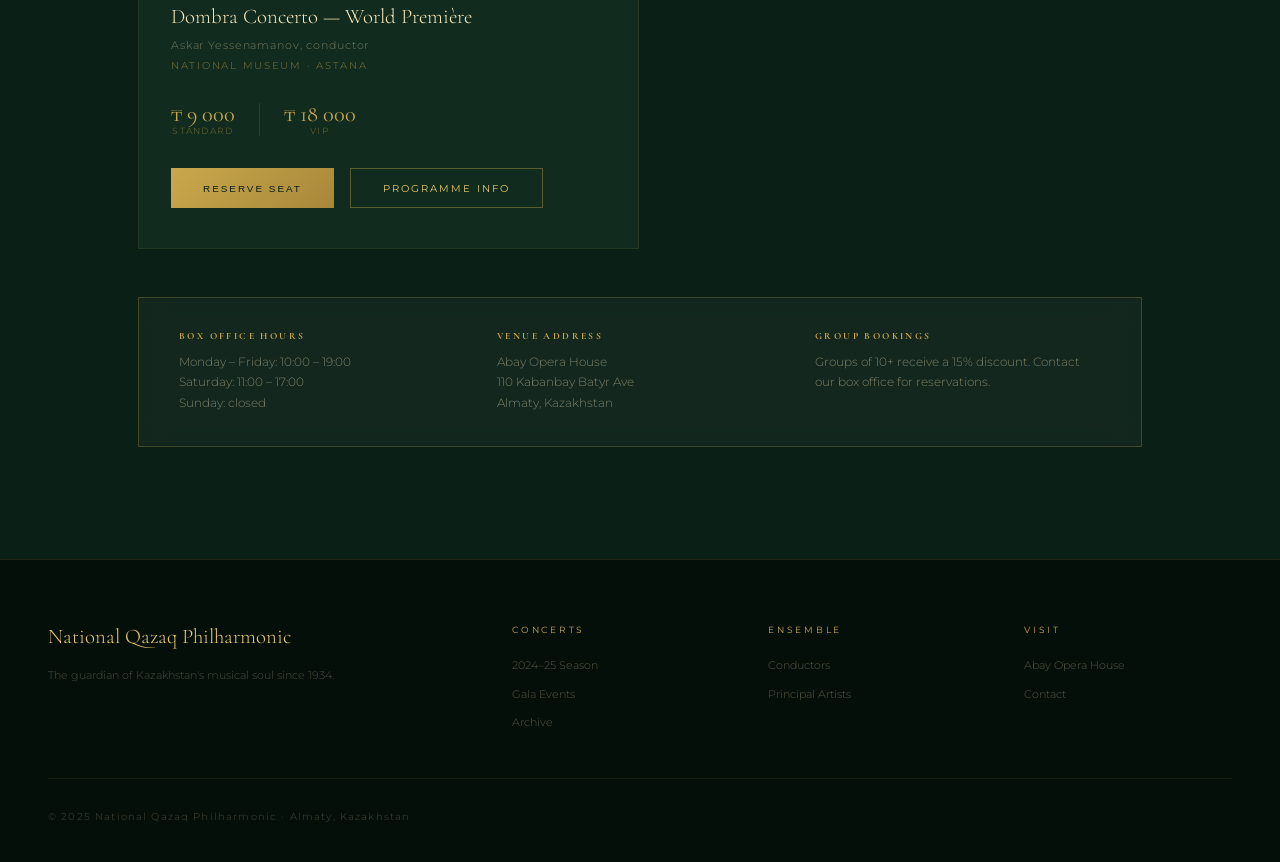
<file: tickets.html>
<!DOCTYPE html>
<html lang="en">

<head>
  <meta charset="UTF-8">
  <meta name="viewport" content="width=device-width,initial-scale=1.0">
  <title>Tickets · Qazaq Philharmonic</title>
  <link rel="stylesheet" href="shared.css">
  <style>
    .tickets-section {
      padding: 5rem 3rem 7rem;
      max-width: 1100px;
      margin: 0 auto;
    }

    .t-grid {
      display: grid;
      grid-template-columns: 1fr 1fr;
      gap: 1.5px;
      margin-top: 3rem;
    }

    @media(max-width:700px) {
      .t-grid {
        grid-template-columns: 1fr;
      }
    }

    .t-card {
      background: var(--em-mid);
      border: .5px solid rgba(201, 168, 76, .1);
      padding: 2.5rem 2rem;
      position: relative;
      transition: border-color .3s;
    }

    .t-card:hover {
      border-color: rgba(201, 168, 76, .3);
    }

    .t-card.featured {
      background: linear-gradient(135deg, var(--em-glow), var(--em-mid));
      border-color: rgba(201, 168, 76, .2);
      grid-column: span 2;
    }

    @media(max-width:700px) {
      .t-card.featured {
        grid-column: span 1;
      }
    }

    .t-date {
      font-family: 'Cormorant Garamond', serif;
      font-size: 2.8rem;
      font-weight: 300;
      color: var(--gold);
      line-height: 1;
    }

    .t-month {
      font-size: .6rem;
      letter-spacing: .15em;
      text-transform: uppercase;
      color: rgba(201, 168, 76, .55);
      margin-bottom: 1.2rem;
    }

    .t-name {
      font-family: 'Cormorant Garamond', serif;
      font-size: 1.3rem;
      font-weight: 300;
      color: var(--gold-pale);
      margin-bottom: .5rem;
      line-height: 1.3;
    }

    .t-card.featured .t-name {
      font-size: 1.7rem;
    }

    .t-artist {
      font-size: .68rem;
      font-weight: 300;
      color: rgba(232, 217, 176, .45);
      letter-spacing: .08em;
      margin-bottom: .5rem;
    }

    .t-venue {
      font-size: .6rem;
      letter-spacing: .18em;
      text-transform: uppercase;
      color: rgba(201, 168, 76, .45);
      margin-bottom: 2rem;
    }

    .t-prices {
      display: flex;
      gap: 1.5rem;
      margin-bottom: 2rem;
      flex-wrap: wrap;
    }

    .t-price {
      text-align: center;
    }

    .t-price-val {
      font-family: 'Cormorant Garamond', serif;
      font-size: 1.4rem;
      color: var(--gold);
      line-height: 1;
    }

    .t-price-lbl {
      font-size: .55rem;
      letter-spacing: .15em;
      text-transform: uppercase;
      color: rgba(201, 168, 76, .4);
    }

    .t-sep {
      width: .5px;
      background: rgba(201, 168, 76, .15);
      align-self: stretch;
    }

    .btn-buy {
      display: inline-block;
      font-size: .62rem;
      font-weight: 400;
      letter-spacing: .2em;
      text-transform: uppercase;
      padding: .8rem 2rem;
      background: linear-gradient(135deg, var(--gold), #A8873A);
      color: #0A1F16;
      border: none;
      cursor: pointer;
      transition: opacity .3s;
    }

    .btn-buy:hover {
      opacity: .82;
    }

    .btn-buy-ghost {
      background: transparent;
      border: .5px solid rgba(201, 168, 76, .4);
      color: var(--gold-light);
      padding: .8rem 2rem;
      font-size: .62rem;
      letter-spacing: .2em;
      text-transform: uppercase;
      cursor: pointer;
      transition: all .3s;
      font-family: 'Montserrat', sans-serif;
    }

    .btn-buy-ghost:hover {
      background: rgba(201, 168, 76, .07);
    }

    .t-badge {
      display: inline-block;
      font-size: .52rem;
      letter-spacing: .2em;
      text-transform: uppercase;
      padding: .25rem .8rem;
      border: .5px solid rgba(201, 168, 76, .5);
      color: #E8C96A;
      margin-bottom: 1rem;
    }

    /* INFO BLOCK */
    .info-block {
      background: var(--glass-bg);
      border: .5px solid var(--glass-border);
      backdrop-filter: blur(12px);
      padding: 2rem 2.5rem;
      margin-top: 3rem;
      display: grid;
      grid-template-columns: repeat(3, 1fr);
      gap: 2rem;
    }

    @media(max-width:600px) {
      .info-block {
        grid-template-columns: 1fr;
      }
    }

    .info-item h4 {
      font-size: .6rem;
      letter-spacing: .25em;
      text-transform: uppercase;
      color: var(--gold);
      margin-bottom: .6rem;
    }

    .info-item p {
      font-size: .72rem;
      font-weight: 300;
      line-height: 1.8;
      color: rgba(232, 217, 176, .5);
    }

    /* MODAL STYLES */
    .modal-overlay {
      position: fixed;
      inset: 0;
      background: rgba(5, 15, 10, .85);
      backdrop-filter: blur(8px);
      z-index: 1000;
      display: flex;
      align-items: center;
      justify-content: center;
      opacity: 0;
      pointer-events: none;
      transition: opacity .4s ease;
      padding: 1rem;
    }

    .modal-overlay.active {
      opacity: 1;
      pointer-events: auto;
    }

    .modal-content {
      background: var(--em-mid);
      border: .5px solid rgba(201, 168, 76, .3);
      width: 100%;
      max-width: 800px;
      padding: 3rem 2rem;
      position: relative;
      transform: translateY(20px);
      transition: transform .4s ease;
      max-height: 90vh;
      overflow-y: auto;
      box-shadow: 0 20px 50px rgba(0,0,0,0.5);
    }

    @media(max-width:600px) {
      .modal-content {
        padding: 2rem 1rem;
      }
      .seat-row {
        gap: 0.3rem;
      }
      .seat {
        width: 18px;
        height: 18px;
      }
    }

    .modal-overlay.active .modal-content {
      transform: translateY(0);
    }

    .modal-close {
      position: absolute;
      top: 1rem;
      right: 1.5rem;
      background: transparent;
      border: none;
      color: var(--gold);
      font-size: 2rem;
      cursor: pointer;
      font-weight: 300;
      z-index: 10;
    }

    .modal-title {
      font-family: 'Cormorant Garamond', serif;
      font-size: 2.2rem;
      color: var(--gold);
      text-align: center;
      margin-bottom: .5rem;
    }

    .modal-subtitle {
      text-align: center;
      font-size: .7rem;
      letter-spacing: .2em;
      text-transform: uppercase;
      color: rgba(232, 217, 176, .6);
      margin-bottom: 3rem;
    }

    /* SEATING MAP */
    .seating-map {
      display: flex;
      flex-direction: column;
      gap: .8rem;
      align-items: center;
      margin-bottom: 3rem;
      overflow-x: auto;
      padding-bottom: 1rem;
    }

    .seat-row {
      display: flex;
      gap: .6rem;
      justify-content: center;
    }

    .seat {
      width: 24px;
      height: 24px;
      border-radius: 4px;
      cursor: pointer;
      transition: all .2s;
    }

    /* Свободное место */
    .seat.available {
      border: 1px solid rgba(201, 168, 76, .5);
      background: transparent;
    }

    .seat.available:hover {
      border-color: var(--gold);
      background: rgba(201, 168, 76, .1);
    }

    /* Выбранное место */
    .seat.selected {
      background: var(--gold);
      border: 1px solid var(--gold);
      box-shadow: 0 0 10px rgba(201, 168, 76, .4);
    }

    /* Занятое место */
    .seat.occupied {
      background: #333;
      border: 1px solid #222;
      cursor: not-allowed;
      opacity: .5;
    }

    .stage {
      width: 80%;
      height: 40px;
      background: linear-gradient(180deg, rgba(201, 168, 76, .15) 0%, transparent 100%);
      border-top: 1px solid rgba(201, 168, 76, .3);
      border-radius: 50% 50% 0 0 / 100% 100% 0 0;
      margin: 0 auto 3rem auto;
      display: flex;
      align-items: center;
      justify-content: center;
      font-family: 'Cormorant Garamond', serif;
      color: var(--gold-pale);
      font-size: 1.2rem;
      letter-spacing: .2em;
    }

    /* CART */
    .cart-summary {
      background: rgba(5, 15, 10, .5);
      border: .5px solid rgba(201, 168, 76, .15);
      padding: 1.5rem;
      display: flex;
      justify-content: space-between;
      align-items: center;
      flex-wrap: wrap;
      gap: 1rem;
    }

    .cart-info {
      color: var(--gold-pale);
      font-family: 'Montserrat', sans-serif;
    }

    .cart-info p {
      margin-bottom: .3rem;
      font-size: .85rem;
    }

    .cart-total {
      font-family: 'Cormorant Garamond', serif;
      font-size: 1.8rem;
      color: var(--gold);
    }

    .btn-confirm {
      background: linear-gradient(135deg, var(--gold), #A8873A);
      color: #0A1F16;
      border: none;
      padding: 1rem 3rem;
      font-size: .75rem;
      letter-spacing: .2em;
      text-transform: uppercase;
      cursor: pointer;
      font-weight: 500;
      transition: opacity .3s;
    }

    .btn-confirm:hover {
      opacity: .85;
    }
    
    .btn-confirm:disabled {
      background: #555;
      color: #888;
      cursor: not-allowed;
    }

    /* NOTIFICATION */
    .notification {
      position: fixed;
      bottom: 2rem;
      right: 2rem;
      background: var(--em-deep);
      border: 1px solid var(--gold);
      color: var(--gold-pale);
      padding: 1.5rem 2rem;
      font-family: 'Montserrat', sans-serif;
      font-size: .9rem;
      transform: translateY(150%);
      transition: transform .4s cubic-bezier(0.175, 0.885, 0.32, 1.275);
      z-index: 2000;
      box-shadow: 0 10px 30px rgba(0,0,0,.5);
    }

    .notification.show {
      transform: translateY(0);
    }

  </style>
</head>

<body>

  <nav class="site-nav">
    <!-- Логотип теперь ссылка, но класс остался твой, чтобы дизайн не слетел -->
    <a href="index.html" class="nav-logo" style="text-decoration: none; color: inherit; display: block;">
      Qazaq <span>Philharmonic</span>
    </a>

    <ul class="nav-links">
      <!-- Исправили ссылки на правильные файлы -->
      <li><a href="concerts.html" data-key="nav-concerts">Concerts</a></li>
      <li><a href="orchestra.html" data-key="nav-ensemble">Ensemble</a></li>
      <li><a href="repertoire.html" data-key="nav-repertoire">Repertoire</a></li>
      <li><a href="heritage.html" data-key="nav-heritage">Heritage</a></li>
      <li><a href="media.html" data-key="nav-media">Media</a></li>
    </ul>

    <div class="lang-switcher">
      <button class="lang-btn" data-lang="en" onclick="changeLanguage('en',this,window._pageTranslations)">ENG</button>
      <button class="lang-btn" data-lang="ru" onclick="changeLanguage('ru',this,window._pageTranslations)">РУС</button>
      <button class="lang-btn" data-lang="kz" onclick="changeLanguage('kz',this,window._pageTranslations)">ҚАЗ</button>
    </div>

    <!-- Кнопка билетов теперь ведет на страницу покупки -->
    <a href="tickets.html" class="nav-cta" data-key="nav-tickets"
      style="text-decoration: none; display: inline-block; text-align: center;">
      Acquire Tickets
    </a>
  </nav>

  <section class="page-hero">
    <svg style="position:absolute;right:5%;top:50%;transform:translateY(-50%);width:260px;opacity:.05;"
      viewBox="0 0 540 540" fill="none">
      <circle cx="270" cy="270" r="250" stroke="#C9A84C" stroke-width="1" />
      <line x1="270" y1="50" x2="270" y2="490" stroke="#C9A84C" stroke-width="1.2" />
      <line x1="50" y1="270" x2="490" y2="270" stroke="#C9A84C" stroke-width="1.2" />
      <circle cx="270" cy="270" r="50" stroke="#C9A84C" stroke-width="1.5" />
      <circle cx="270" cy="270" r="25" stroke="#C9A84C" stroke-width="1" />
    </svg>
    <div class="page-tag anim d1" data-key="h-tag">2025 Season</div>
    <h1 class="page-h1 anim d2" data-key="h-title">Acquire <em>Tickets</em></h1>
    <p class="page-lead anim d3" data-key="h-lead">Reserve your place at the most anticipated evenings of the season.
      Each seat is an invitation to something unforgettable.</p>
  </section>

  <div class="tickets-section">
    <div class="page-tag" data-key="avail-tag">Available Now</div>
    <h2 class="section-h2" data-key="avail-title">Upcoming Performances</h2>

    <div class="t-grid">
      <!-- Featured -->
      <div class="t-card featured">
        <div class="t-badge" data-key="t1-badge">Gala Opening · Featured</div>
        <div class="t-date">14</div>
        <div class="t-month" data-key="t1-month">May 2025</div>
        <p class="t-name" data-key="t1-name">Mahler · Symphony No. 9 in D major</p>
        <p class="t-artist" data-key="t1-artist">Ayan Sultanov, conductor</p>
        <p class="t-venue">Abay Opera House · Almaty</p>
        <div class="t-prices">
          <div class="t-price">
            <div class="t-price-val">₸ 8 500</div>
            <div class="t-price-lbl" data-key="cat-std">Standard</div>
          </div>
          <div class="t-sep"></div>
          <div class="t-price">
            <div class="t-price-val">₸ 15 000</div>
            <div class="t-price-lbl" data-key="cat-prem">Premium</div>
          </div>
          <div class="t-sep"></div>
          <div class="t-price">
            <div class="t-price-val">₸ 28 000</div>
            <div class="t-price-lbl" data-key="cat-vip">VIP</div>
          </div>
        </div>
        <div style="display:flex;gap:1rem;flex-wrap:wrap;">
          <button class="btn-buy" onclick="openModal(15000)" data-key="btn-buy">Reserve Seat</button>
          <button class="btn-buy-ghost" onclick="openProgramModal('prog1')" data-key="btn-info">Programme Info</button>
        </div>
      </div>

      <!-- Card 2 -->
      <div class="t-card">
        <div class="t-date">21</div>
        <div class="t-month" data-key="t2-month">May 2025</div>
        <p class="t-name" data-key="t2-name">Qazaq Night · Traditional Programme</p>
        <p class="t-artist" data-key="t2-artist">Dombra &amp; Kobyz soloists</p>
        <p class="t-venue">Congress Hall · Astana</p>
        <div class="t-prices">
          <div class="t-price">
            <div class="t-price-val">₸ 6 000</div>
            <div class="t-price-lbl" data-key="cat-std">Standard</div>
          </div>
          <div class="t-sep"></div>
          <div class="t-price">
            <div class="t-price-val">₸ 12 000</div>
            <div class="t-price-lbl" data-key="cat-prem">Premium</div>
          </div>
        </div>
        <div style="display:flex;gap:1rem;flex-wrap:wrap;">
          <button class="btn-buy" onclick="openModal(6000)" data-key="btn-buy">Reserve Seat</button>
          <button class="btn-buy-ghost" onclick="openProgramModal('prog2')" data-key="btn-info">Programme Info</button>
        </div>
      </div>

      <!-- Card 3 -->
      <div class="t-card">
        <div class="t-date">03</div>
        <div class="t-month" data-key="t3-month">June 2025</div>
        <p class="t-name" data-key="t3-name">Brahms · Violin Concerto in D</p>
        <p class="t-artist" data-key="t3-artist">Aigerim Bekova, violin</p>
        <p class="t-venue">Abay Opera House · Almaty</p>
        <div class="t-prices">
          <div class="t-price">
            <div class="t-price-val">₸ 7 500</div>
            <div class="t-price-lbl" data-key="cat-std">Standard</div>
          </div>
          <div class="t-sep"></div>
          <div class="t-price">
            <div class="t-price-val">₸ 14 000</div>
            <div class="t-price-lbl" data-key="cat-prem">Premium</div>
          </div>
        </div>
        <div style="display:flex;gap:1rem;flex-wrap:wrap;">
          <button class="btn-buy" onclick="openModal(7500)" data-key="btn-buy">Reserve Seat</button>
          <button class="btn-buy-ghost" onclick="openProgramModal('prog3')" data-key="btn-info">Programme Info</button>
        </div>
      </div>

      <!-- Card 4 -->
      <div class="t-card">
        <div class="t-date">17</div>
        <div class="t-month" data-key="t4-month">June 2025</div>
        <div class="t-badge" data-key="t4-badge">World Première</div>
        <p class="t-name" data-key="t4-name">Dombra Concerto — World Première</p>
        <p class="t-artist" data-key="t4-artist">Askar Yessenamanov, conductor</p>
        <p class="t-venue">National Museum · Astana</p>
        <div class="t-prices">
          <div class="t-price">
            <div class="t-price-val">₸ 9 000</div>
            <div class="t-price-lbl" data-key="cat-std">Standard</div>
          </div>
          <div class="t-sep"></div>
          <div class="t-price">
            <div class="t-price-val">₸ 18 000</div>
            <div class="t-price-lbl" data-key="cat-vip">VIP</div>
          </div>
        </div>
        <div style="display:flex;gap:1rem;flex-wrap:wrap;">
          <button class="btn-buy" onclick="openModal(9000)" data-key="btn-buy">Reserve Seat</button>
          <button class="btn-buy-ghost" onclick="openProgramModal('prog4')" data-key="btn-info">Programme Info</button>
        </div>
      </div>
    </div>

    <!-- INFO -->
    <div class="info-block">
      <div class="info-item">
        <h4 data-key="info1-t">Box Office Hours</h4>
        <p data-key="info1-b">Monday – Friday: 10:00 – 19:00<br>Saturday: 11:00 – 17:00<br>Sunday: closed</p>
      </div>
      <div class="info-item">
        <h4 data-key="info2-t">Venue Address</h4>
        <p data-key="info2-b">Abay Opera House<br>110 Kabanbay Batyr Ave<br>Almaty, Kazakhstan</p>
      </div>
      <div class="info-item">
        <h4 data-key="info3-t">Group Bookings</h4>
        <p data-key="info3-b">Groups of 10+ receive a 15% discount. Contact our box office for reservations and
          corporate packages.</p>
      </div>
    </div>
  </div>

  <footer class="site-footer">
    <div class="footer-grid">
      <div>
        <p class="footer-brand" data-key="footer-brand">National Qazaq Philharmonic</p>
        <p class="footer-body" data-key="footer-about">The guardian of Kazakhstan's musical soul since 1934.</p>
      </div>
      <div>
        <p class="footer-col-title" data-key="footer-col1">Concerts</p>
        <ul class="footer-links">
          <li><a href="concerts.html" data-key="footer-season">2024–25 Season</a></li>
          <li><a href="#" data-key="footer-gala">Gala Events</a></li>
          <li><a href="#" data-key="footer-archive">Archive</a></li>
        </ul>
      </div>
      <div>
        <p class="footer-col-title" data-key="footer-col2">Ensemble</p>
        <ul class="footer-links">
          <li><a href="orchestra.html" data-key="footer-conductors">Conductors</a></li>
          <li><a href="orchestra.html" data-key="footer-artists">Principal Artists</a></li>
        </ul>
      </div>
      <div>
        <p class="footer-col-title" data-key="footer-col3">Visit</p>
        <ul class="footer-links">
          <li><a href="#" data-key="footer-venue">Abay Opera House</a></li>
          <li><a href="#" data-key="footer-contact">Contact</a></li>
        </ul>
      </div>
    </div>
    <div class="footer-bottom"><span data-key="footer-copy">© 2025 National Qazaq Philharmonic · Almaty</span></div>
  </footer>

  <!-- PROGRAMME INFO MODAL -->
  <div class="modal-overlay" id="programModal">
    <div class="modal-content" style="max-width: 650px;">
      <button class="modal-close" onclick="closeProgramModal()">&times;</button>
      <h3 class="modal-title" id="pmTitle" data-key="modal_title" style="text-align: left;">-</h3>
      <p class="modal-subtitle" id="pmSubtitle" data-key="modal_subtitle" style="text-align: left; margin-bottom: 1.5rem;">-</p>
      
      <div style="border-top: .5px solid rgba(201,168,76,.15); padding-top: 1.5rem; margin-bottom: 1.5rem;">
        <p id="pmDesc" data-key="modal_description" style="font-size: .8rem; font-weight: 300; line-height: 1.8; color: rgba(232, 217, 176, .8); margin-bottom: 2rem;">-</p>
        
        <h4 style="font-family: 'Cormorant Garamond', serif; font-size: 1.4rem; color: var(--gold); margin-bottom: 1rem;" data-key="modal_program_label">Programme</h4>
        <ul id="pmList" data-key="modal_list_content" style="list-style: none; display: flex; flex-direction: column; gap: .8rem; font-size: .8rem; color: rgba(232, 217, 176, .6);">
          <!-- Dynamic list -->
        </ul>
      </div>

      <div style="background: rgba(5,15,10,.5); padding: 1.5rem; border: .5px solid rgba(201,168,76,.15);">
        <h4 style="font-size: .6rem; letter-spacing: .2em; text-transform: uppercase; color: var(--gold); margin-bottom: .8rem;" data-key="modal_performers_label">Artists</h4>
        <p id="pmArtists" data-key="modal_performers_content" style="font-size: .8rem; font-weight: 300; line-height: 1.6; color: rgba(232, 217, 176, .8);">-</p>
      </div>
    </div>
  </div>

  <!-- BOOKING MODAL -->
  <div class="modal-overlay" id="bookingModal">
    <div class="modal-content">
      <button class="modal-close" onclick="closeModal()">&times;</button>
      <h3 class="modal-title" data-key="modal-title">Select Your Seat</h3>
      <p class="modal-subtitle" data-key="modal-sub">Parterre</p>

      <div class="stage" data-key="modal-stage">STAGE</div>

      <div class="seating-map" id="seatingMap">
        <!-- Сетка мест будет сгенерирована через JS -->
      </div>

      <div class="cart-summary">
        <div class="cart-info">
          <p><span data-key="cart-row">Row</span>: <span id="selectedRow">-</span></p>
          <p><span data-key="cart-seat">Seat</span>: <span id="selectedSeat">-</span></p>
        </div>
        <div class="cart-total">
          <span data-key="cart-total">Total</span>: ₸ <span id="totalPrice">0</span>
        </div>
        <button class="btn-confirm" id="btnConfirm" disabled onclick="confirmBooking()" data-key="btn-confirm">Confirm Booking</button>
      </div>
    </div>
  </div>

  <!-- NOTIFICATION -->
  <div class="notification" id="notification">
    <span data-key="notif-success">Ticket booked successfully! Please check your email.</span>
  </div>

  <script src="shared.js"></script>
  <script>
    // === ЛОГИКА СХЕМЫ ЗАЛА ===
    const ROWS = 8;
    const SEATS_PER_ROW = 12;
    let currentPricePerSeat = 0;
    let selectedSeatObj = null; // {row, seat}

    const mapContainer = document.getElementById('seatingMap');
    const modal = document.getElementById('bookingModal');
    const rowEl = document.getElementById('selectedRow');
    const seatEl = document.getElementById('selectedSeat');
    const totalEl = document.getElementById('totalPrice');
    const btnConfirm = document.getElementById('btnConfirm');
    const notification = document.getElementById('notification');

    // Генерация зала
    function generateSeats() {
      mapContainer.innerHTML = '';
      for (let r = 1; r <= ROWS; r++) {
        const rowDiv = document.createElement('div');
        rowDiv.className = 'seat-row';
        for (let s = 1; s <= SEATS_PER_ROW; s++) {
          const seat = document.createElement('div');
          
          // Имитация случайных занятых мест (около 20%)
          const isOccupied = Math.random() < 0.2;
          
          seat.className = `seat ${isOccupied ? 'occupied' : 'available'}`;
          seat.dataset.row = r;
          seat.dataset.seat = s;

          if (!isOccupied) {
            seat.onclick = () => selectSeat(seat, r, s);
          }

          rowDiv.appendChild(seat);
        }
        mapContainer.appendChild(rowDiv);
      }
    }

    function selectSeat(seatElement, r, s) {
      // Снимаем выделение с предыдущего
      const prevSelected = document.querySelector('.seat.selected');
      if (prevSelected) prevSelected.classList.remove('selected');

      // Выделяем текущее
      seatElement.classList.add('selected');
      selectedSeatObj = { row: r, seat: s };

      // Обновляем корзину
      rowEl.textContent = r;
      seatEl.textContent = s;
      totalEl.textContent = currentPricePerSeat.toLocaleString('ru-RU');
      btnConfirm.disabled = false;
    }

    function openModal(price) {
      currentPricePerSeat = price;
      // Сброс корзины
      selectedSeatObj = null;
      rowEl.textContent = '-';
      seatEl.textContent = '-';
      totalEl.textContent = '0';
      btnConfirm.disabled = true;

      generateSeats();
      modal.classList.add('active');
    }

    function closeModal() {
      modal.classList.remove('active');
    }

    function confirmBooking() {
      closeModal();
      notification.classList.add('show');
      setTimeout(() => {
        notification.classList.remove('show');
      }, 4000);
    }

    // Закрытие по клику вне окна
    window.onclick = function(event) {
      if (event.target == modal) {
        closeModal();
      }
      if (event.target == document.getElementById('programModal')) {
        closeProgramModal();
      }
    }

    // === ЛОГИКА ОКНА "О ПРОГРАММЕ" ===
    const programData = {
      en: {
        prog1: {
          title: 'Mahler · Symphony No. 9',
          subtitle: 'Gala Opening',
          desc: 'Gustav Mahler\'s Symphony No. 9 is his last completed symphony, often described as a farewell to the world. It is a monumental work that stretches the boundaries of tonality and emotional expression, journeying from the warmth of life to a serene fading away.',
          list: [
            'I. Andante comodo',
            'II. Im Tempo eines gemächlichen Ländlers',
            'III. Rondo-Burleske: Allegro assai',
            'IV. Adagio. Sehr langsam und noch zurückhaltend'
          ],
          artists: 'Ayan Sultanov (Conductor)<br>National Qazaq Philharmonic Orchestra'
        },
        prog2: {
          title: 'Qazaq Night',
          subtitle: 'Traditional Programme',
          desc: 'An immersive journey into the heart of the Great Steppe. This programme showcases the ancient sounds of traditional Kazakh instruments, blending epic tales of the past with the vibrant spirit of nomadic culture.',
          list: [
            'Kurmangazy – "Adai" & "Saryarka"',
            'Nurgisa Tlendiyev – "The Year of the Leopard"',
            'Traditional Kui Medley',
            'Akhmet Zhubanov – "Dombra Concerto No. 1" (excerpts)'
          ],
          artists: 'Dombra & Kobyz Soloists<br>Folk Instrument Ensemble'
        },
        prog3: {
          title: 'Brahms · Violin Concerto',
          subtitle: 'Chamber Series',
          desc: 'Johannes Brahms\'s Violin Concerto in D major is one of the most beloved and demanding works in the violin repertoire. It combines lyrical beauty with formidable technical challenges, set against a rich orchestral tapestry.',
          list: [
            'I. Allegro non troppo',
            'II. Adagio',
            'III. Allegro giocoso, ma non troppo vivace - Poco più presto'
          ],
          artists: 'Aigerim Bekova (Violin)<br>National Chamber Orchestra'
        },
        prog4: {
          title: 'Dombra Concerto',
          subtitle: 'World Première',
          desc: 'A historic evening presenting a brand-new contemporary concerto for Dombra and full symphony orchestra. This world première bridges centuries of tradition with modern symphonic writing.',
          list: [
            'Opening Overture "Breath of the Steppe"',
            'Dombra Concerto – I. Awakening',
            'Dombra Concerto – II. Whispers of the Wind',
            'Dombra Concerto – III. Gallop'
          ],
          artists: 'Askar Yessenamanov (Conductor)<br>Principal Dombra Soloist'
        }
      },
      ru: {
        prog1: {
          title: 'Малер · Симфония № 9',
          subtitle: 'Гала-открытие',
          desc: 'Девятая симфония Густава Малера — его последняя завершенная симфония, которую часто называют прощанием с миром. Это монументальное произведение, расширяющее границы тональности и эмоциональной выразительности: от тепла жизни к безмятежному угасанию.',
          list: [
            'I. Анданте комодо (Спокойно, удобно)',
            'II. В темпе умеренного лендлера',
            'III. Рондо-Бурлеска (Весьма скоро)',
            'IV. Адажио (Очень медленно и еще более сдержанно)'
          ],
          artists: 'Аян Султанов (Дирижер)<br>Государственная Казахская филармония'
        },
        prog2: {
          title: 'Казахская ночь',
          subtitle: 'Традиционная программа',
          desc: 'Захватывающее путешествие в самое сердце Великой Степи. В этой программе звучат древние мотивы традиционных казахских инструментов, соединяя эпические сказания прошлого с ярким духом кочевой культуры.',
          list: [
            'Курмангазы – «Адай» и «Сарыарка»',
            'Нургиса Тлендиев – «Год Барса»',
            'Попурри традиционных кюев',
            'Ахмет Жубанов – «Концерт для домбры № 1» (отрывки)'
          ],
          artists: 'Солисты на домбре и кобызе<br>Ансамбль народных инструментов'
        },
        prog3: {
          title: 'Брамс · Скрипичный концерт',
          subtitle: 'Камерная серия',
          desc: 'Концерт для скрипки с оркестром ре мажор Иоганнеса Брамса — одно из самых любимых и сложных произведений скрипичного репертуара. Оно сочетает в себе лирическую красоту и невероятные технические требования на фоне богатой оркестровки.',
          list: [
            'I. Аллегро нон троппо (Не слишком быстро)',
            'II. Адажио (Медленно)',
            'III. Аллегро джокозо (Радостно, но не слишком живо - Чуть быстрее)'
          ],
          artists: 'Айгерим Бекова (Скрипка)<br>Государственный камерный оркестр'
        },
        prog4: {
          title: 'Концерт для домбры',
          subtitle: 'Мировая премьера',
          desc: 'Исторический вечер: мировая премьера нового современного концерта для домбры и большого симфонического оркестра. Произведение, соединяющее многовековые традиции с современным симфоническим звучанием.',
          list: [
            'Увертюра «Дыхание степи»',
            'Концерт для домбры – I. Пробуждение',
            'Концерт для домбры – II. Шепот ветра',
            'Концерт для домбры – III. Галоп'
          ],
          artists: 'Аскар Есенаманов (Дирижер)<br>Главный солист на домбре'
        }
      },
      kz: {
        prog1: {
          title: 'Малер · 9-симфония',
          subtitle: 'Гала ашылуы',
          desc: 'Густав Малердің 9-симфониясы — оның аяқталған соңғы симфониясы, оны әлеммен қоштасу деп жиі атайды. Бұл өмір жылуынан бастап, тыныш сөнуге дейінгі эмоциялық көріністің шекарасын кеңейтетін монументалды шығарма.',
          list: [
            'I. Анданте комодо (Баяу, жайлы)',
            'II. Орташа лендлер қарқынында',
            'III. Рондо-Бурлеск (Өте жылдам)',
            'IV. Адажио (Өте баяу және одан да ұстамды)'
          ],
          artists: 'Аян Сұлтанов (Дирижер)<br>Қазақ мемлекеттік филармониясының оркестрі'
        },
        prog2: {
          title: 'Қазақ кеші',
          subtitle: 'Дәстүрлі бағдарлама',
          desc: 'Ұлы Даланың жүрегіне әсерлі саяхат. Бұл бағдарламада қазақтың дәстүрлі аспаптарының ежелгі сарындары ойналып, өткеннің эпикалық хикаялары көшпелі мәдениеттің рухымен ұштасады.',
          list: [
            'Құрманғазы – «Адай» және «Сарыарқа»',
            'Нұрғиса Тілендиев – «Барыс жылы»',
            'Дәстүрлі күйлер попурриі',
            'Ахмет Жұбанов – «Домбыра концерті № 1» (үзінділер)'
          ],
          artists: 'Домбыра және қылқобыз солистері<br>Халық аспаптар ансамблі'
        },
        prog3: {
          title: 'Брамс · Скрипка концерті',
          subtitle: 'Камералық серия',
          desc: 'Иоганнес Брамстың ре мажордағы скрипка концерті — скрипка репертуарындағы ең сүйікті және күрделі шығармалардың бірі. Ол бай оркестрлік сүйемелдеумен лирикалық сұлулық пен техникалық қиындықтарды біріктіреді.',
          list: [
            'I. Аллегро нон троппо (Тым жылдам емес)',
            'II. Адажио (Баяу)',
            'III. Аллегро джокозо (Қуанышты, бірақ тым жанды емес - Аздап тезірек)'
          ],
          artists: 'Айгерім Бекова (Скрипка)<br>Мемлекеттік камералық оркестр'
        },
        prog4: {
          title: 'Домбыра концерті',
          subtitle: 'Дүниежүзілік премьера',
          desc: 'Тарихи кеш: домбыра мен үлкен симфониялық оркестрге арналған жаңа заманауи концерттің тұсаукесері. Ғасырлық дәстүрді қазіргі симфониялық үнмен байланыстыратын шығарма.',
          list: [
            '«Дала лебі» увертюрасы',
            'Домбыра концерті – I. Ояну',
            'Домбыра концерті – II. Желдің сыбдыры',
            'Домбыра концерті – III. Шабыс'
          ],
          artists: 'Асқар Есенаманов (Дирижер)<br>Бас домбырашы'
        }
      }
    };

    const pmModal = document.getElementById('programModal');
    const pmTitle = document.getElementById('pmTitle');
    const pmSubtitle = document.getElementById('pmSubtitle');
    const pmDesc = document.getElementById('pmDesc');
    const pmList = document.getElementById('pmList');
    const pmArtists = document.getElementById('pmArtists');

    let currentProgId = null;

    function openProgramModal(progId) {
      currentProgId = progId;
      updateProgramModal(progId);
      pmModal.classList.add('active');
    }

    function closeProgramModal() {
      pmModal.classList.remove('active');
      currentProgId = null;
    }

    function updateProgramModal(progId) {
      if (!progId) return;

      // Обновляем переводы для всех языков
      ['en', 'ru', 'kz'].forEach(lang => {
        const data = programData[lang][progId];
        if (data && window._pageTranslations[lang]) {
          window._pageTranslations[lang]['modal_title'] = data.title;
          window._pageTranslations[lang]['modal_subtitle'] = data.subtitle;
          window._pageTranslations[lang]['modal_description'] = data.desc;
          
          let listHtml = '';
          data.list.forEach((item, idx) => {
            const key = `modal_part${idx + 1}`;
            window._pageTranslations[lang][key] = item;
            listHtml += `<li><span style="color: var(--gold); margin-right: 8px;">—</span> <span data-key="${key}">${item}</span></li>`;
          });
          window._pageTranslations[lang]['modal_list_content'] = listHtml;
          window._pageTranslations[lang]['modal_performers_content'] = data.artists;
        }
      });

      // Переключаем контент сразу через changeLanguage
      const savedLang = localStorage.getItem('philLang') || 'en';
      const activeBtn = document.querySelector(`.lang-btn[data-lang="${savedLang}"]`);
      if (typeof changeLanguage === 'function') {
        changeLanguage(savedLang, activeBtn, window._pageTranslations);
      }
    }

    window._pageTranslations = {
      en: {
        'h-tag': '2025 Season', 'h-title': 'Acquire <em>Tickets</em>',
        'h-lead': 'Reserve your place at the most anticipated evenings of the season.',
        'avail-tag': 'Available Now', 'avail-title': 'Upcoming Performances',
        'cat-std': 'Standard', 'cat-prem': 'Premium', 'cat-vip': 'VIP',
        'btn-buy': 'Reserve Seat', 'btn-info': 'Programme Info',
        't1-badge': 'Gala Opening · Featured', 't1-month': 'May 2025',
        't1-name': 'Mahler · Symphony No. 9 in D major', 't1-artist': 'Ayan Sultanov, conductor',
        't2-month': 'May 2025', 't2-name': 'Qazaq Night · Traditional Programme', 't2-artist': 'Dombra & Kobyz soloists',
        't3-month': 'June 2025', 't3-name': 'Brahms · Violin Concerto in D', 't3-artist': 'Aigerim Bekova, violin',
        't4-month': 'June 2025', 't4-badge': 'World Première', 't4-name': 'Dombra Concerto — World Première', 't4-artist': 'Askar Yessenamanov, conductor',
        'info1-t': 'Box Office Hours', 'info1-b': 'Monday – Friday: 10:00 – 19:00<br>Saturday: 11:00 – 17:00<br>Sunday: closed',
        'info2-t': 'Venue Address', 'info2-b': 'Abay Opera House<br>110 Kabanbay Batyr Ave<br>Almaty, Kazakhstan',
        'info3-t': 'Group Bookings', 'info3-b': 'Groups of 10+ receive a 15% discount. Contact our box office for reservations.',
        // Modal translations
        'modal-title': 'Select Your Seat',
        'modal-sub': 'Parterre',
        'modal-stage': 'STAGE',
        'cart-row': 'Row',
        'cart-seat': 'Seat',
        'cart-total': 'Total',
        'btn-confirm': 'Confirm Booking',
        'notif-success': 'Ticket booked successfully! Please check your email.',
        'modal_program_label': 'Programme',
        'modal_performers_label': 'Artists',
        'modal_title': '-', 'modal_subtitle': '-', 'modal_description': '-',
        'modal_list_content': '', 'modal_performers_content': '-'
      },
      ru: {
        'h-tag': 'Сезон 2025', 'h-title': 'Купить <em>Билеты</em>',
        'h-lead': 'Займите своё место на самых ожидаемых вечерах сезона.',
        'avail-tag': 'Доступно сейчас', 'avail-title': 'Ближайшие выступления',
        'cat-std': 'Стандарт', 'cat-prem': 'Премиум', 'cat-vip': 'VIP',
        'btn-buy': 'Забронировать', 'btn-info': 'О программе',
        't1-badge': 'Гала-открытие · Избранное', 't1-month': 'Май 2025',
        't1-name': 'Малер · Симфония № 9 ре мажор', 't1-artist': 'Аян Султанов, дирижёр',
        't2-month': 'Май 2025', 't2-name': 'Казахская ночь · Традиционная программа', 't2-artist': 'Солисты на домбре и кобызе',
        't3-month': 'Июнь 2025', 't3-name': 'Брамс · Скрипичный концерт ре мажор', 't3-artist': 'Айгерим Бекова, скрипка',
        't4-month': 'Июнь 2025', 't4-badge': 'Мировая премьера', 't4-name': 'Концерт для домбры — Мировая премьера', 't4-artist': 'Аскар Есенаманов, дирижёр',
        'info1-t': 'Часы кассы', 'info1-b': 'Пн–Пт: 10:00 – 19:00<br>Суббота: 11:00 – 17:00<br>Воскресенье: закрыто',
        'info2-t': 'Адрес зала', 'info2-b': 'Театр оперы им. Абая<br>пр. Кабанбай Батыра, 110<br>Алматы, Казахстан',
        'info3-t': 'Групповые заказы', 'info3-b': 'Группам от 10 человек — скидка 15%. Свяжитесь с кассой для бронирования.',
        // Modal translations
        'modal-title': 'Выберите место',
        'modal-sub': 'Партер',
        'modal-stage': 'СЦЕНА',
        'cart-row': 'Ряд',
        'cart-seat': 'Место',
        'cart-total': 'Итого',
        'btn-confirm': 'Подтвердить бронь',
        'notif-success': 'Билет успешно забронирован! Проверьте вашу почту.',
        'modal_program_label': 'Программа',
        'modal_performers_label': 'Исполнители',
        'modal_title': '-', 'modal_subtitle': '-', 'modal_description': '-',
        'modal_list_content': '', 'modal_performers_content': '-'
      },
      kz: {
        'h-tag': '2025 Маусымы', 'h-title': '<em>Билет</em> сатып алу',
        'h-lead': 'Маусымның ең күтілген кештеріне орын бронь етіңіз.',
        'avail-tag': 'Қазір қол жетімді', 'avail-title': 'Жақындағы өнер көрсетулер',
        'cat-std': 'Стандарт', 'cat-prem': 'Премиум', 'cat-vip': 'VIP',
        'btn-buy': 'Орын брондау', 'btn-info': 'Бағдарлама туралы',
        't1-badge': 'Гала ашылуы · Таңдаулы', 't1-month': 'Мамыр 2025',
        't1-name': 'Малер · 9-симфония, ре мажор', 't1-artist': 'Аян Сүлтанов, дирижер',
        't2-month': 'Мамыр 2025', 't2-name': 'Қазақ кеші · Дәстүрлі бағдарлама', 't2-artist': 'Домбыра мен қылқобыз солистері',
        't3-month': 'Маусым 2025', 't3-name': 'Брамс · Скрипка концерті', 't3-artist': 'Айгерім Бекова, скрипка',
        't4-month': 'Маусым 2025', 't4-badge': 'Дүниежүзілік премьера', 't4-name': 'Домбыра концерті — Дүниежүзілік премьера', 't4-artist': 'Асқар Есенаманов, дирижер',
        'info1-t': 'Касса жұмыс уақыты', 'info1-b': 'Дс–Жм: 10:00 – 19:00<br>Сенбі: 11:00 – 17:00<br>Жексенбі: жабық',
        'info2-t': 'Зал мекенжайы', 'info2-b': 'Абай атындағы опера театры<br>Қабанбай батыр даңғылы, 110<br>Алматы, Қазақстан',
        'info3-t': 'Топтық брондау', 'info3-b': '10+ адам үшін 15% жеңілдік. Бронь үшін кассамен байланысыңыз.',
        // Modal translations
        'modal-title': 'Орынды таңдаңыз',
        'modal-sub': 'Партер',
        'modal-stage': 'САХНА',
        'cart-row': 'Қатар',
        'cart-seat': 'Орын',
        'cart-total': 'Барлығы',
        'btn-confirm': 'Броньды растау',
        'notif-success': 'Билет сәтті брондалды! Электрондық поштаңызды тексеріңіз.',
        'modal_program_label': 'Бағдарлама',
        'modal_performers_label': 'Орындаушылар',
        'modal_title': '-', 'modal_subtitle': '-', 'modal_description': '-',
        'modal_list_content': '', 'modal_performers_content': '-'
      }
    };
  </script>
</body>

</html>
</file>
<file: shared.css>
@import url('https://fonts.googleapis.com/css2?family=Cormorant+Garamond:ital,wght@0,300;0,400;0,600;1,300;1,400&family=Montserrat:wght@200;300;400;500&display=swap');
*,*::before,*::after{margin:0;padding:0;box-sizing:border-box;}
:root{
  --gold:#C9A84C;--gold-light:#E8C96A;--gold-pale:#F5E6B8;
  --em-deep:#0A1F16;--em-mid:#112B1E;--em-rich:#153525;--em-glow:#1A4A30;
  --glass-bg:rgba(255,255,255,0.04);--glass-border:rgba(201,168,76,0.25);
}
html{scroll-behavior:smooth;}
body{font-family:'Montserrat',sans-serif;background:var(--em-deep);color:#E8D9B0;overflow-x:hidden;min-height:100vh;}
h1,h2,h3,h4,h5,h6{font-family:'Cormorant Garamond',serif;}
a{text-decoration:none;color:inherit;transition:color .3s;}

/* NAV */
.site-nav{position:fixed;top:0;left:0;right:0;z-index:100;display:flex;align-items:center;justify-content:space-between;padding:1.5rem 3rem;background:linear-gradient(180deg,rgba(10,31,22,.95) 0%,transparent 100%);border-bottom:.5px solid rgba(201,168,76,.15);backdrop-filter:blur(12px);}
.nav-logo{font-family:'Cormorant Garamond',serif;font-size:1.1rem;font-weight:400;letter-spacing:.25em;color:var(--gold-light);text-transform:uppercase;}
.nav-logo span{color:var(--gold);font-style:italic;}
.nav-links{display:flex;gap:2.5rem;list-style:none;}
.nav-links a{font-size:.68rem;font-weight:300;letter-spacing:.22em;color:rgba(232,217,176,.7);text-transform:uppercase;transition:color .3s;}
.nav-links a:hover,.nav-links a.active-page{color:var(--gold-light);}
.nav-cta{font-size:.65rem;font-weight:400;letter-spacing:.2em;text-transform:uppercase;padding:.6rem 1.6rem;border:.5px solid var(--gold);color:var(--gold);background:transparent;cursor:pointer;transition:all .3s;}
.nav-cta:hover{background:rgba(201,168,76,.1);}
.lang-switcher{display:flex;gap:6px;}
.lang-btn{font-size:.6rem;letter-spacing:.15em;font-family:'Montserrat',sans-serif;background:transparent;outline:none;cursor:pointer;color:rgba(201,168,76,.5);padding:4px 10px;border:.5px solid transparent;transition:all .3s;}
.lang-btn:hover{color:var(--gold-light);border-color:rgba(201,168,76,.3);}
.lang-btn.active{color:var(--gold);border-color:var(--gold);font-weight:500;}

/* PAGE HERO */
.page-hero{padding:12rem 3rem 6rem;background:linear-gradient(180deg,var(--em-rich) 0%,var(--em-deep) 100%);position:relative;overflow:hidden;}
.page-hero::before{content:'';position:absolute;inset:0;background-image:repeating-linear-gradient(60deg,transparent,transparent 39px,rgba(201,168,76,.03) 39px,rgba(201,168,76,.03) 40px),repeating-linear-gradient(-60deg,transparent,transparent 39px,rgba(201,168,76,.03) 39px,rgba(201,168,76,.03) 40px);}
.page-tag{font-size:.58rem;letter-spacing:.4em;text-transform:uppercase;color:var(--gold);margin-bottom:1.2rem;display:flex;align-items:center;gap:.8rem;}
.page-tag::before{content:'';display:block;width:24px;height:.5px;background:var(--gold);}
.page-h1{font-size:clamp(3rem,6vw,5rem);font-weight:300;color:var(--gold-pale);line-height:1.1;margin-bottom:1.5rem;}
.page-h1 em{font-style:italic;color:var(--gold-light);}
.page-lead{font-size:.9rem;font-weight:300;line-height:2;color:rgba(232,217,176,.55);max-width:560px;}

/* GOLD DIVIDER */
.gold-divider{width:60px;height:.5px;background:linear-gradient(90deg,transparent,var(--gold),transparent);margin:3rem 0;}

/* GLASS CARD */
.glass-card{background:var(--glass-bg);border:.5px solid var(--glass-border);backdrop-filter:blur(16px);border-radius:2px;padding:2.5rem 2rem;transition:all .4s;}
.glass-card:hover{border-color:rgba(201,168,76,.4);background:rgba(255,255,255,.06);}

/* SECTION */
.section{padding:7rem 3rem;max-width:1200px;margin:0 auto;}
.section-mid{padding:7rem 3rem;background:var(--em-mid);}
.section-mid .inner{max-width:1200px;margin:0 auto;}
.section-h2{font-size:clamp(2rem,4vw,3.2rem);font-weight:300;color:var(--gold-pale);margin-bottom:.5rem;}
.section-sub{font-size:.75rem;font-weight:300;color:rgba(201,168,76,.5);letter-spacing:.2em;text-transform:uppercase;margin-bottom:3rem;}

/* GRID */
.grid-3{display:grid;grid-template-columns:repeat(3,1fr);gap:1.5rem;}
.grid-2{display:grid;grid-template-columns:repeat(2,1fr);gap:1.5rem;}
@media(max-width:900px){.grid-3,.grid-2{grid-template-columns:1fr;}}

/* STAT ROW */
.stat-row{display:flex;gap:3rem;flex-wrap:wrap;}
.stat-num{font-family:'Cormorant Garamond',serif;font-size:2.8rem;font-weight:300;color:var(--gold);line-height:1;}
.stat-lbl{font-size:.6rem;letter-spacing:.2em;text-transform:uppercase;color:rgba(201,168,76,.5);}

/* BTN */
.btn-gold{font-size:.65rem;font-weight:400;letter-spacing:.2em;text-transform:uppercase;padding:.9rem 2.2rem;background:linear-gradient(135deg,var(--gold),#A8873A);color:var(--em-deep);border:none;cursor:pointer;transition:all .3s;}
.btn-gold:hover{opacity:.85;transform:translateY(-1px);}
.btn-ghost{font-size:.65rem;font-weight:300;letter-spacing:.2em;text-transform:uppercase;padding:.9rem 2.2rem;border:.5px solid rgba(201,168,76,.4);color:var(--gold-light);background:transparent;cursor:pointer;transition:all .3s;}
.btn-ghost:hover{background:rgba(201,168,76,.06);}

/* FOOTER */
.site-footer{padding:4rem 3rem 2.5rem;background:#050F0A;border-top:.5px solid rgba(201,168,76,.12);}
.footer-grid{display:grid;grid-template-columns:2fr 1fr 1fr 1fr;gap:3rem;margin-bottom:3rem;}
@media(max-width:768px){.footer-grid{grid-template-columns:1fr 1fr;}.site-nav{padding:1rem 1.5rem;flex-wrap:wrap;gap:.8rem;}.nav-links{gap:1rem;}}
.footer-brand{font-family:'Cormorant Garamond',serif;font-size:1.3rem;font-weight:300;color:var(--gold-light);margin-bottom:1rem;}
.footer-body{font-size:.7rem;font-weight:300;line-height:1.8;color:rgba(232,217,176,.3);}
.footer-col-title{font-size:.58rem;letter-spacing:.3em;text-transform:uppercase;color:var(--gold);margin-bottom:1.2rem;}
.footer-links{list-style:none;display:flex;flex-direction:column;gap:.6rem;}
.footer-links a{font-size:.7rem;font-weight:300;color:rgba(232,217,176,.35);transition:color .2s;}
.footer-links a:hover{color:var(--gold-light);}
.footer-bottom{display:flex;justify-content:space-between;align-items:center;padding-top:2rem;border-top:.5px solid rgba(201,168,76,.08);font-size:.6rem;letter-spacing:.12em;color:rgba(232,217,176,.2);}

/* ANIMATIONS */
@keyframes fadeUp{from{opacity:0;transform:translateY(20px);}to{opacity:1;transform:translateY(0);}}
.anim{opacity:0;animation:fadeUp .8s ease forwards;}
.d1{animation-delay:.1s;}.d2{animation-delay:.25s;}.d3{animation-delay:.4s;}
</file>
